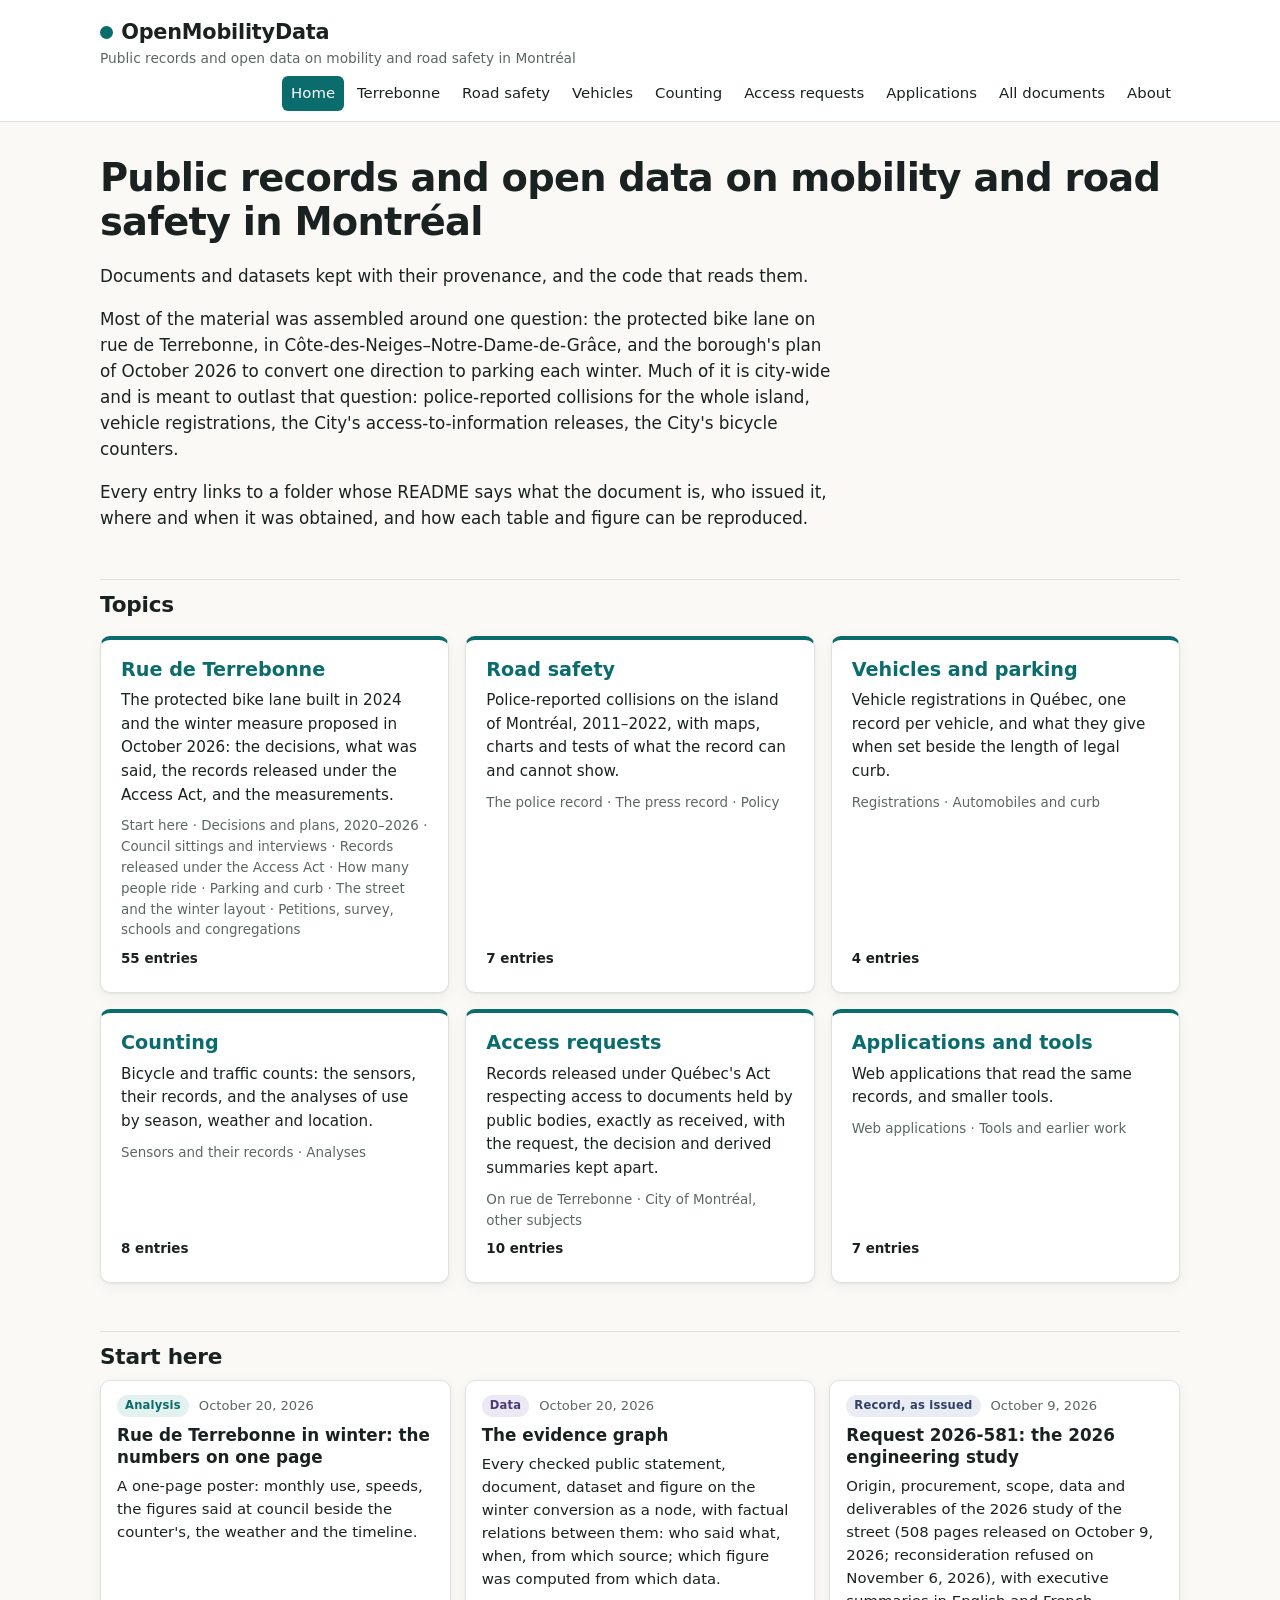
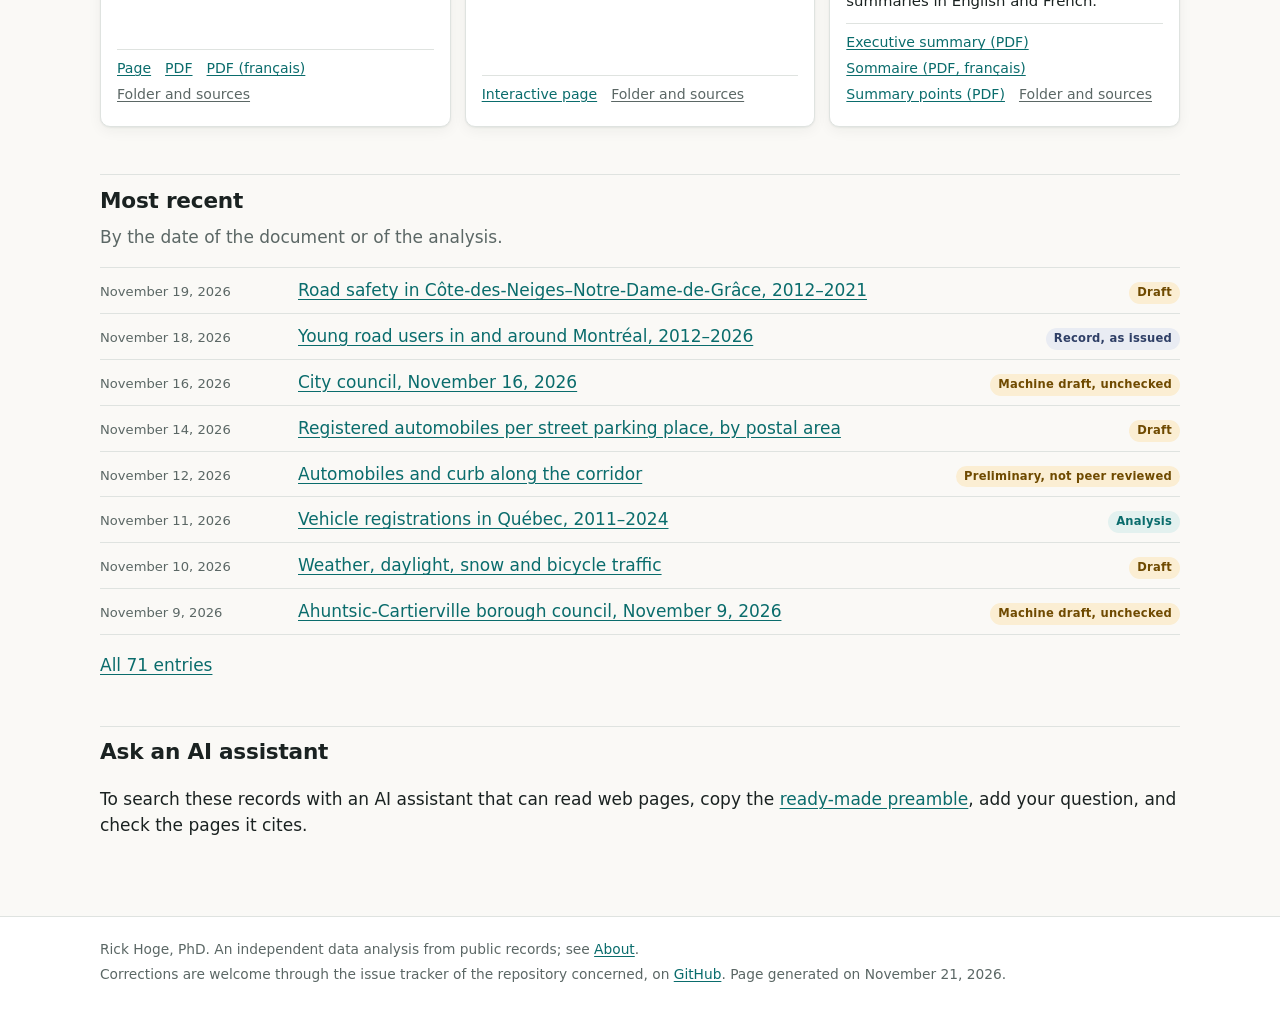
<file: index.html>
<!doctype html>
<html lang="en">
<head>
<meta charset="utf-8">
<meta name="viewport" content="width=device-width, initial-scale=1">
<title>OpenMobilityData</title>
<meta name="description" content="Public records and open data on mobility and road safety in Montréal">
<link rel="stylesheet" href="assets/site.css">
</head>
<body>
<a class="skip" href="#main">Skip to the content</a>
<header class="top">
<div class="wrap">
<a class="brand" href="index.html"><span class="brand-name">OpenMobilityData</span><span class="brand-tag">Public records and open data on mobility and road safety in Montréal</span></a>
<nav aria-label="Sections"><a href="index.html" aria-current="page">Home</a><a href="terrebonne.html">Terrebonne</a><a href="road-safety.html">Road safety</a><a href="vehicles.html">Vehicles</a><a href="counting.html">Counting</a><a href="access-requests.html">Access requests</a><a href="applications.html">Applications</a><a href="all.html">All documents</a><a href="about.html">About</a></nav>
</div>
</header>
<main id="main" class="wrap">

<section class="intro">
<h1>Public records and open data on mobility and road safety in Montréal</h1>
<p>Documents and datasets kept with their provenance, and the code that reads them.</p><p>Most of the material was assembled around one question: the protected bike lane on rue de Terrebonne, in Côte-des-Neiges–Notre-Dame-de-Grâce, and the borough&#x27;s plan of October 2026 to convert one direction to parking each winter. Much of it is city-wide and is meant to outlast that question: police-reported collisions for the whole island, vehicle registrations, the City&#x27;s access-to-information releases, the City&#x27;s bicycle counters.</p><p>Every entry links to a folder whose README says what the document is, who issued it, where and when it was obtained, and how each table and figure can be reproduced.</p>
</section>
<section>
<h2>Topics</h2>
<div class="topics"><a class="topic" href="terrebonne.html"><h3>Rue de Terrebonne</h3><p>The protected bike lane built in 2024 and the winter measure proposed in October 2026: the decisions, what was said, the records released under the Access Act, and the measurements.</p><p class="secs">Start here · Decisions and plans, 2020–2026 · Council sittings and interviews · Records released under the Access Act · How many people ride · Parking and curb · The street and the winter layout · Petitions, survey, schools and congregations</p><p class="count">55 entries</p></a><a class="topic" href="road-safety.html"><h3>Road safety</h3><p>Police-reported collisions on the island of Montréal, 2011–2022, with maps, charts and tests of what the record can and cannot show.</p><p class="secs">The police record · The press record · Policy</p><p class="count">7 entries</p></a><a class="topic" href="vehicles.html"><h3>Vehicles and parking</h3><p>Vehicle registrations in Québec, one record per vehicle, and what they give when set beside the length of legal curb.</p><p class="secs">Registrations · Automobiles and curb</p><p class="count">4 entries</p></a><a class="topic" href="counting.html"><h3>Counting</h3><p>Bicycle and traffic counts: the sensors, their records, and the analyses of use by season, weather and location.</p><p class="secs">Sensors and their records · Analyses</p><p class="count">8 entries</p></a><a class="topic" href="access-requests.html"><h3>Access requests</h3><p>Records released under Québec&#x27;s Act respecting access to documents held by public bodies, exactly as received, with the request, the decision and derived summaries kept apart.</p><p class="secs">On rue de Terrebonne · City of Montréal, other subjects</p><p class="count">10 entries</p></a><a class="topic" href="applications.html"><h3>Applications and tools</h3><p>Web applications that read the same records, and smaller tools.</p><p class="secs">Web applications · Tools and earlier work</p><p class="count">7 entries</p></a></div>
</section>
<section>
<h2>Start here</h2>
<div class="cards"><article class="card" id="poster"><div class="meta"><span class="chip chip-analysis">Analysis</span><span class="when">October 20, 2026</span></div><h3><a href="https://openmobilitydata.ca/Terrebonne-open-sources/2026-poster-winter-numbers/poster_terrebonne_winter_numbers_en.html">Rue de Terrebonne in winter: the numbers on one page</a></h3><p>A one-page poster: monthly use, speeds, the figures said at council beside the counter&#x27;s, the weather and the timeline.</p><p class="links"><a href="https://openmobilitydata.ca/Terrebonne-open-sources/2026-poster-winter-numbers/poster_terrebonne_winter_numbers_en.html">Page</a> <a href="https://openmobilitydata.ca/Terrebonne-open-sources/2026-poster-winter-numbers/poster_terrebonne_winter_numbers_en.pdf">PDF</a> <a href="https://openmobilitydata.ca/Terrebonne-open-sources/2026-poster-winter-numbers/poster_terrebonne_winter_numbers_fr.pdf">PDF (français)</a> <a class="src" href="https://github.com/OpenMobilityData/Terrebonne-open-sources/blob/main/2026-poster-winter-numbers/README.md">Folder and sources</a></p></article><article class="card" id="evidence-graph"><div class="meta"><span class="chip chip-data">Data</span><span class="when">October 20, 2026</span></div><h3><a href="https://openmobilitydata.ca/Terrebonne-open-sources/2026-evidence-graph/evidence_graph.html">The evidence graph</a></h3><p>Every checked public statement, document, dataset and figure on the winter conversion as a node, with factual relations between them: who said what, when, from which source; which figure was computed from which data.</p><p class="links"><a href="https://openmobilitydata.ca/Terrebonne-open-sources/2026-evidence-graph/evidence_graph.html">Interactive page</a> <a class="src" href="https://github.com/OpenMobilityData/Terrebonne-open-sources/blob/main/2026-evidence-graph/README.md">Folder and sources</a></p></article><article class="card" id="ar-2026-581"><div class="meta"><span class="chip chip-record">Record, as issued</span><span class="when">October 9, 2026</span></div><h3><a href="https://openmobilitydata.ca/Terrebonne-access-requests/2026-581/derived/Terrebonne_2026-581_executive_summary_en.pdf">Request 2026-581: the 2026 engineering study</a></h3><p>Origin, procurement, scope, data and deliverables of the 2026 study of the street (508 pages released on October 9, 2026; reconsideration refused on November 6, 2026), with executive summaries in English and French.</p><p class="links"><a href="https://openmobilitydata.ca/Terrebonne-access-requests/2026-581/derived/Terrebonne_2026-581_executive_summary_en.pdf">Executive summary (PDF)</a> <a href="https://openmobilitydata.ca/Terrebonne-access-requests/2026-581/derived/Terrebonne_2026-581_executive_summary_fr.pdf">Sommaire (PDF, français)</a> <a href="https://openmobilitydata.ca/Terrebonne-access-requests/2026-581/derived/Terrebonne_2026-581_summary_points_en.pdf">Summary points (PDF)</a> <a class="src" href="https://github.com/OpenMobilityData/Terrebonne-access-requests/blob/main/2026-581/README.md">Folder and sources</a></p></article></div>
</section>
<section>
<h2>Most recent</h2>
<p class="blurb">By the date of the document or of the analysis.</p>
<ul class="latest"><li><span class="when">November 19, 2026</span><a href="https://github.com/OpenMobilityData/Montreal-collisions/blob/main/docs/cdn_ndg_road_safety_deck_en.pdf">Road safety in Côte-des-Neiges–Notre-Dame-de-Grâce, 2012–2021</a><span class="chip chip-warn">Draft</span></li><li><span class="when">November 18, 2026</span><a href="https://github.com/OpenMobilityData/Terrebonne-open-sources/blob/main/2012-2026-montreal-area-young-road-users-press/README.md">Young road users in and around Montréal, 2012–2026</a><span class="chip chip-record">Record, as issued</span></li><li><span class="when">November 16, 2026</span><a href="https://github.com/OpenMobilityData/Terrebonne-open-sources/blob/main/2026-11-16-city-council/README.md">City council, November 16, 2026</a><span class="chip chip-warn">Machine draft, unchecked</span></li><li><span class="when">November 14, 2026</span><a href="https://github.com/OpenMobilityData/Terrebonne-open-sources/blob/main/2026-montreal-cars-per-curb-place-by-fsa/README.md">Registered automobiles per street parking place, by postal area</a><span class="chip chip-warn">Draft</span></li><li><span class="when">November 12, 2026</span><a href="https://openmobilitydata.ca/Terrebonne-open-sources/2026-terrebonne-corridor-vehicles-and-curb/docs/corridor_vehicles_curb_note_en.pdf">Automobiles and curb along the corridor</a><span class="chip chip-warn">Preliminary, not peer reviewed</span></li><li><span class="when">November 11, 2026</span><a href="https://github.com/OpenMobilityData/Quebec-vehicle-registrations/blob/main/docs/vehicle_registrations_note_en.pdf">Vehicle registrations in Québec, 2011–2024</a><span class="chip chip-analysis">Analysis</span></li><li><span class="when">November 10, 2026</span><a href="https://openmobilitydata.ca/Terrebonne-open-sources/2026-weather-and-bike-traffic/docs/weather_bike_traffic_note_en.pdf">Weather, daylight, snow and bicycle traffic</a><span class="chip chip-warn">Draft</span></li><li><span class="when">November 9, 2026</span><a href="https://github.com/OpenMobilityData/Terrebonne-open-sources/blob/main/2026-11-09-ahuntsic-cartierville-borough-council/README.md">Ahuntsic-Cartierville borough council, November 9, 2026</a><span class="chip chip-warn">Machine draft, unchecked</span></li></ul>
<p><a href="all.html">All 71 entries</a></p>
</section>
<section class="note">
<h2>Ask an AI assistant</h2>
<p>To search these records with an AI assistant that can read web pages, copy the <a href="https://github.com/OpenMobilityData/.github/blob/main/ASK_AN_AI_en.md">ready-made preamble</a>, add your question, and check the pages it cites.</p>
</section>

</main>
<footer class="foot">
<div class="wrap">
<p>Rick Hoge, PhD. An independent data analysis from public records; see <a href="about.html">About</a>.</p>
<p>Corrections are welcome through the issue tracker of the repository concerned, on <a href="https://github.com/OpenMobilityData">GitHub</a>. Page generated on November 21, 2026.</p>
</div>
</footer>
<script src="assets/site.js" defer></script>
</body>
</html>
</file>
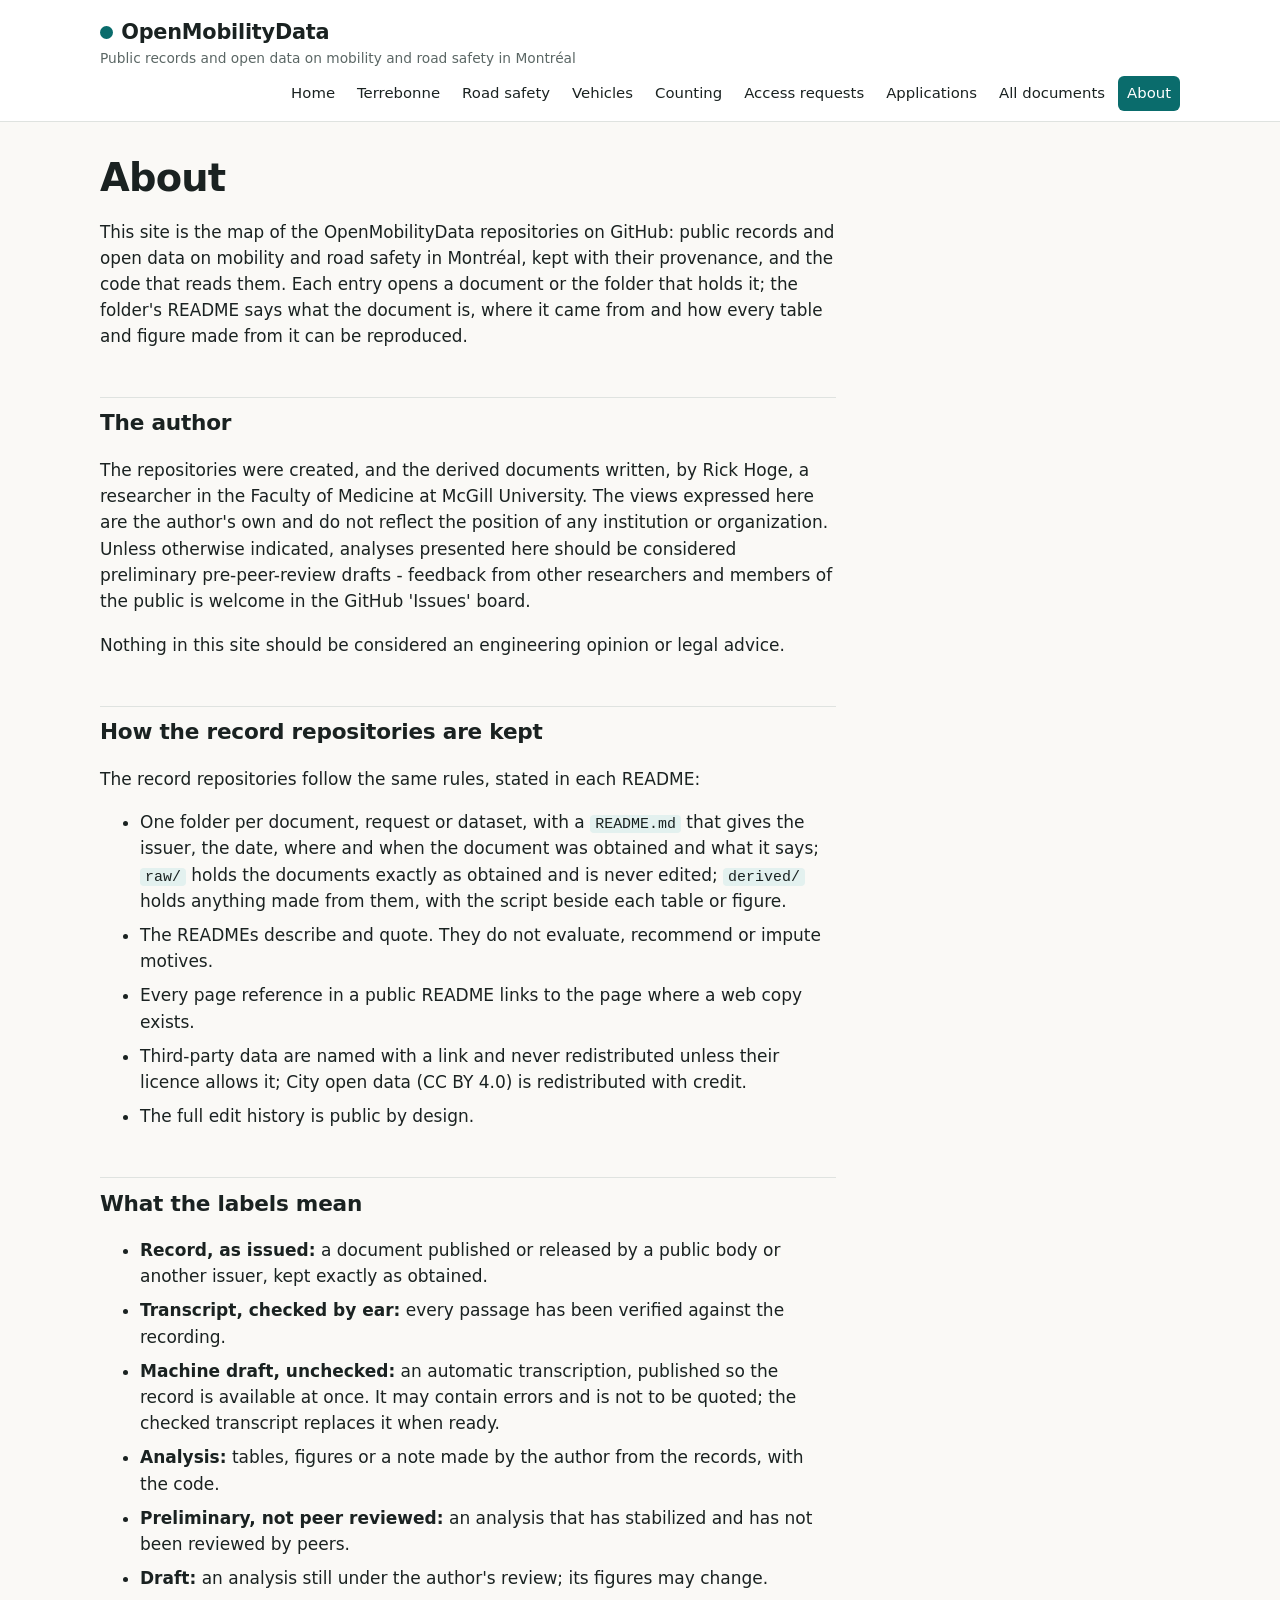
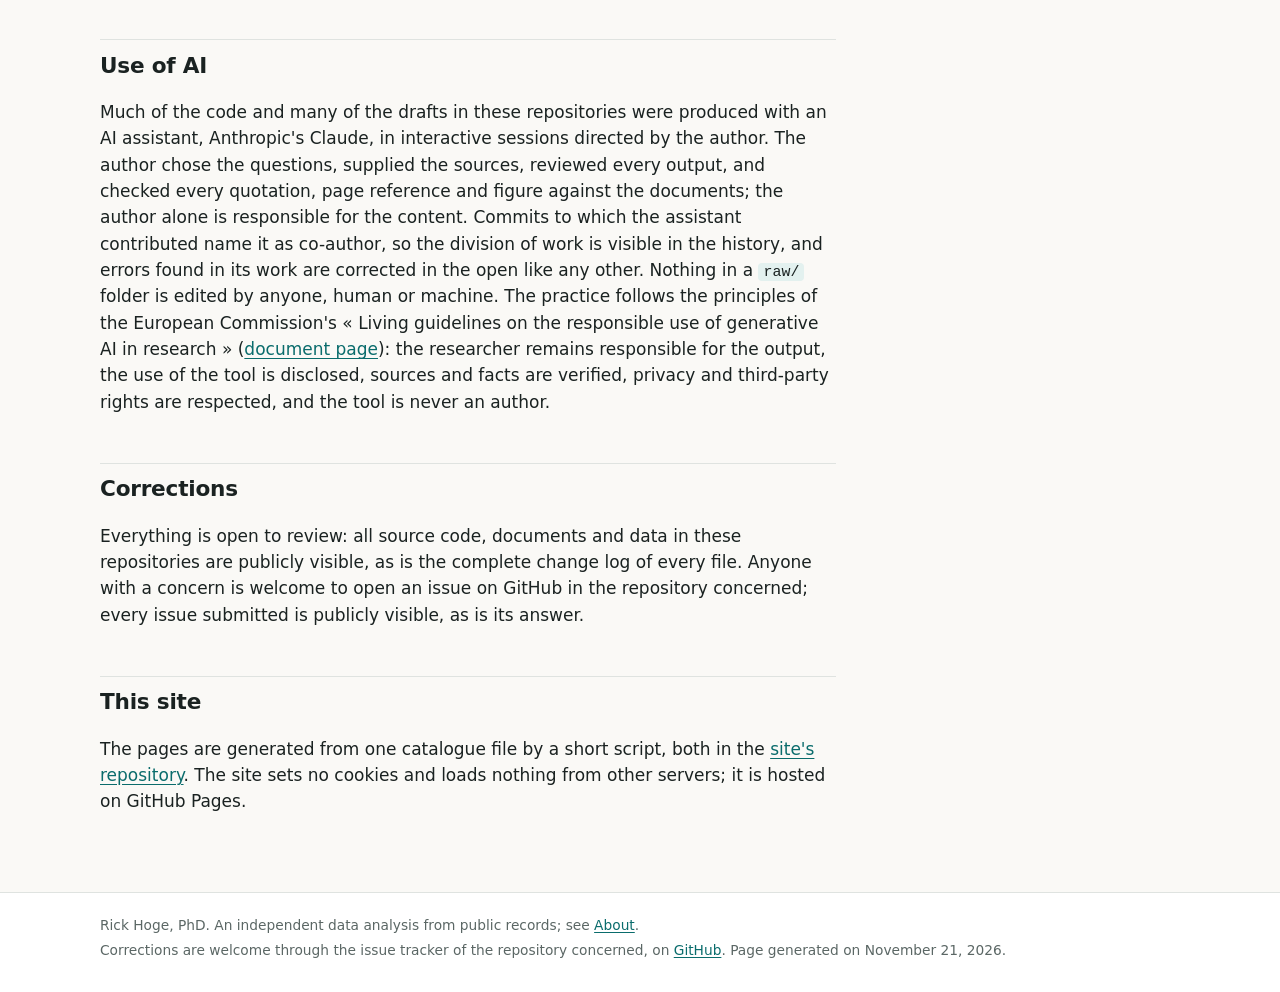
<file: about.html>
<!doctype html>
<html lang="en">
<head>
<meta charset="utf-8">
<meta name="viewport" content="width=device-width, initial-scale=1">
<title>About · OpenMobilityData</title>
<meta name="description" content="Public records and open data on mobility and road safety in Montréal">
<link rel="stylesheet" href="assets/site.css">
</head>
<body>
<a class="skip" href="#main">Skip to the content</a>
<header class="top">
<div class="wrap">
<a class="brand" href="index.html"><span class="brand-name">OpenMobilityData</span><span class="brand-tag">Public records and open data on mobility and road safety in Montréal</span></a>
<nav aria-label="Sections"><a href="index.html">Home</a><a href="terrebonne.html">Terrebonne</a><a href="road-safety.html">Road safety</a><a href="vehicles.html">Vehicles</a><a href="counting.html">Counting</a><a href="access-requests.html">Access requests</a><a href="applications.html">Applications</a><a href="all.html">All documents</a><a href="about.html" aria-current="page">About</a></nav>
</div>
</header>
<main id="main" class="wrap">
<section class="prose"><h1>About</h1>
<p>This site is the map of the OpenMobilityData repositories on GitHub: public records and open data on mobility and road safety in Montréal, kept with their provenance, and the code that reads them. Each entry opens a document or the folder that holds it; the folder&#x27;s README says what the document is, where it came from and how every table and figure made from it can be reproduced.</p>
<h2>The author</h2>
<p>The repositories were created, and the derived documents written, by Rick Hoge, a researcher in the Faculty of Medicine at McGill University. The views expressed here are the author&#x27;s own and do not reflect the position of any institution or organization. Unless otherwise indicated, analyses presented here should be considered preliminary pre-peer-review drafts - feedback from other researchers and members of the public is welcome in the GitHub &#x27;Issues&#x27; board.</p>
<p>Nothing in this site should be considered an engineering opinion or legal advice.</p>
<h2>How the record repositories are kept</h2>
<p>The record repositories follow the same rules, stated in each README:</p>
<ul><li>One folder per document, request or dataset, with a <code>README.md</code> that gives the issuer, the date, where and when the document was obtained and what it says; <code>raw/</code> holds the documents exactly as obtained and is never edited; <code>derived/</code> holds anything made from them, with the script beside each table or figure.</li><li>The READMEs describe and quote. They do not evaluate, recommend or impute motives.</li><li>Every page reference in a public README links to the page where a web copy exists.</li><li>Third-party data are named with a link and never redistributed unless their licence allows it; City open data (CC BY 4.0) is redistributed with credit.</li><li>The full edit history is public by design.</li></ul>
<h2>What the labels mean</h2>
<ul><li><strong>Record, as issued:</strong> a document published or released by a public body or another issuer, kept exactly as obtained.</li><li><strong>Transcript, checked by ear:</strong> every passage has been verified against the recording.</li><li><strong>Machine draft, unchecked:</strong> an automatic transcription, published so the record is available at once. It may contain errors and is not to be quoted; the checked transcript replaces it when ready.</li><li><strong>Analysis:</strong> tables, figures or a note made by the author from the records, with the code.</li><li><strong>Preliminary, not peer reviewed:</strong> an analysis that has stabilized and has not been reviewed by peers.</li><li><strong>Draft:</strong> an analysis still under the author&#x27;s review; its figures may change.</li></ul>
<h2>Use of AI</h2>
<p>Much of the code and many of the drafts in these repositories were produced with an AI assistant, Anthropic&#x27;s Claude, in interactive sessions directed by the author. The author chose the questions, supplied the sources, reviewed every output, and checked every quotation, page reference and figure against the documents; the author alone is responsible for the content. Commits to which the assistant contributed name it as co-author, so the division of work is visible in the history, and errors found in its work are corrected in the open like any other. Nothing in a <code>raw/</code> folder is edited by anyone, human or machine. The practice follows the principles of the European Commission&#x27;s « Living guidelines on the responsible use of generative AI in research » (<a href="https://research-and-innovation.ec.europa.eu/document/2b6cf7e5-36ac-41cb-aab5-0d32050143dc_en">document page</a>): the researcher remains responsible for the output, the use of the tool is disclosed, sources and facts are verified, privacy and third-party rights are respected, and the tool is never an author.</p>
<h2>Corrections</h2>
<p>Everything is open to review: all source code, documents and data in these repositories are publicly visible, as is the complete change log of every file. Anyone with a concern is welcome to open an issue on GitHub in the repository concerned; every issue submitted is publicly visible, as is its answer.</p>
<h2>This site</h2>
<p>The pages are generated from one catalogue file by a short script, both in the <a href="https://github.com/OpenMobilityData/openmobilitydata.github.io">site&#x27;s repository</a>. The site sets no cookies and loads nothing from other servers; it is hosted on GitHub Pages.</p></section>
</main>
<footer class="foot">
<div class="wrap">
<p>Rick Hoge, PhD. An independent data analysis from public records; see <a href="about.html">About</a>.</p>
<p>Corrections are welcome through the issue tracker of the repository concerned, on <a href="https://github.com/OpenMobilityData">GitHub</a>. Page generated on November 21, 2026.</p>
</div>
</footer>
<script src="assets/site.js" defer></script>
</body>
</html>
</file>
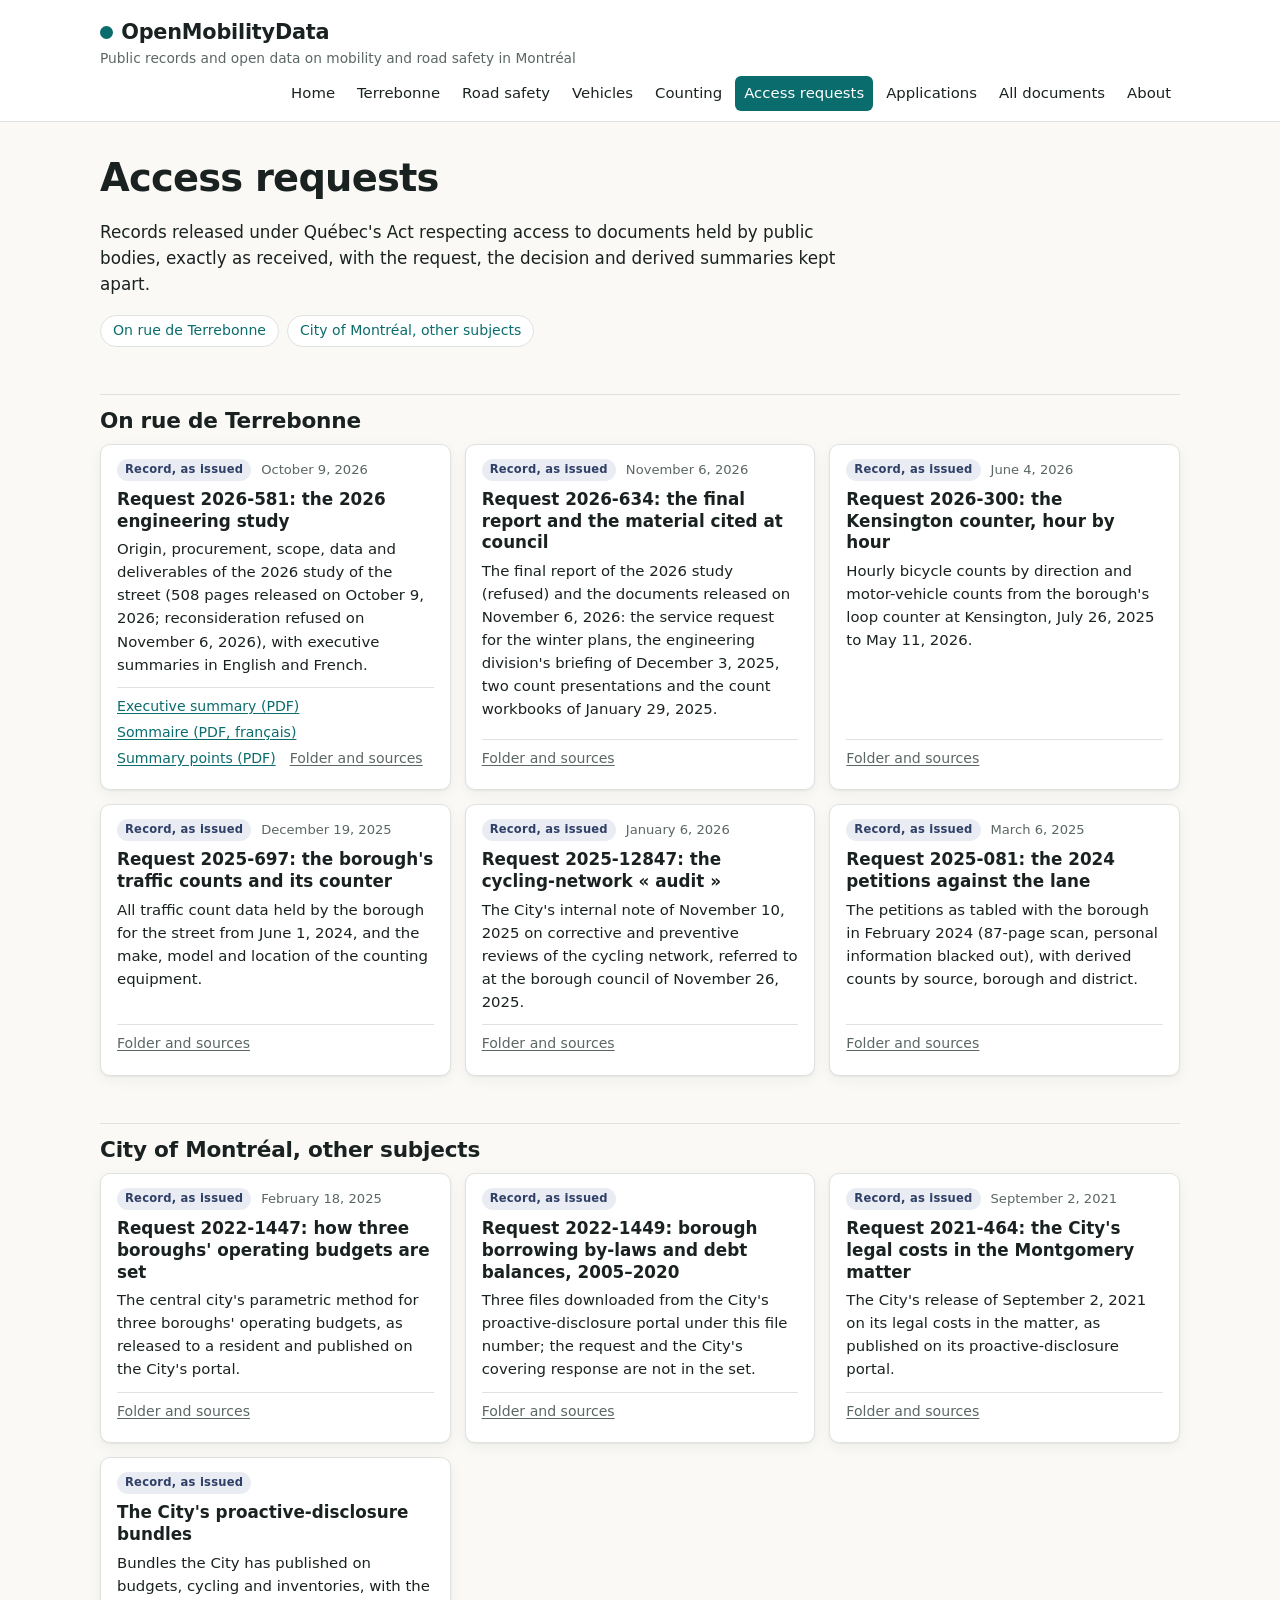
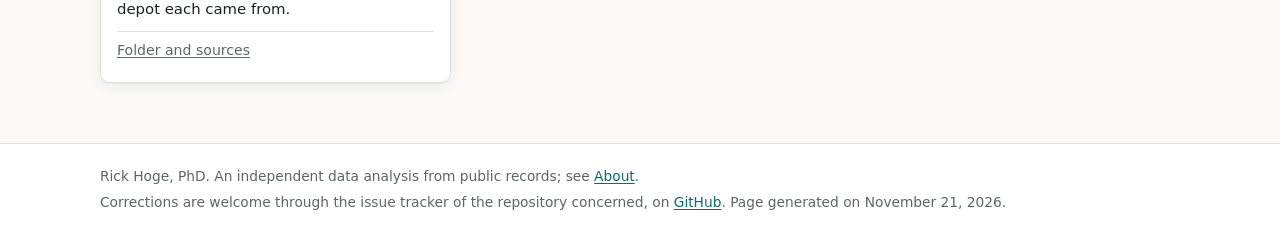
<file: access-requests.html>
<!doctype html>
<html lang="en">
<head>
<meta charset="utf-8">
<meta name="viewport" content="width=device-width, initial-scale=1">
<title>Access requests · OpenMobilityData</title>
<meta name="description" content="Public records and open data on mobility and road safety in Montréal">
<link rel="stylesheet" href="assets/site.css">
</head>
<body>
<a class="skip" href="#main">Skip to the content</a>
<header class="top">
<div class="wrap">
<a class="brand" href="index.html"><span class="brand-name">OpenMobilityData</span><span class="brand-tag">Public records and open data on mobility and road safety in Montréal</span></a>
<nav aria-label="Sections"><a href="index.html">Home</a><a href="terrebonne.html">Terrebonne</a><a href="road-safety.html">Road safety</a><a href="vehicles.html">Vehicles</a><a href="counting.html">Counting</a><a href="access-requests.html" aria-current="page">Access requests</a><a href="applications.html">Applications</a><a href="all.html">All documents</a><a href="about.html">About</a></nav>
</div>
</header>
<main id="main" class="wrap">

<section class="intro">
<h1>Access requests</h1>
<p>Records released under Québec&#x27;s Act respecting access to documents held by public bodies, exactly as received, with the request, the decision and derived summaries kept apart.</p>
<nav class="jump" aria-label="On this page"><a href="#terrebonne">On rue de Terrebonne</a><a href="#montreal">City of Montréal, other subjects</a></nav>
</section>
<section id="terrebonne"><h2>On rue de Terrebonne</h2><div class="cards"><article class="card" id="ar-2026-581"><div class="meta"><span class="chip chip-record">Record, as issued</span><span class="when">October 9, 2026</span></div><h3><a href="https://openmobilitydata.ca/Terrebonne-access-requests/2026-581/derived/Terrebonne_2026-581_executive_summary_en.pdf">Request 2026-581: the 2026 engineering study</a></h3><p>Origin, procurement, scope, data and deliverables of the 2026 study of the street (508 pages released on October 9, 2026; reconsideration refused on November 6, 2026), with executive summaries in English and French.</p><p class="links"><a href="https://openmobilitydata.ca/Terrebonne-access-requests/2026-581/derived/Terrebonne_2026-581_executive_summary_en.pdf">Executive summary (PDF)</a> <a href="https://openmobilitydata.ca/Terrebonne-access-requests/2026-581/derived/Terrebonne_2026-581_executive_summary_fr.pdf">Sommaire (PDF, français)</a> <a href="https://openmobilitydata.ca/Terrebonne-access-requests/2026-581/derived/Terrebonne_2026-581_summary_points_en.pdf">Summary points (PDF)</a> <a class="src" href="https://github.com/OpenMobilityData/Terrebonne-access-requests/blob/main/2026-581/README.md">Folder and sources</a></p></article><article class="card" id="ar-2026-634"><div class="meta"><span class="chip chip-record">Record, as issued</span><span class="when">November 6, 2026</span></div><h3><a href="https://github.com/OpenMobilityData/Terrebonne-access-requests/blob/main/2026-634/README.md">Request 2026-634: the final report and the material cited at council</a></h3><p>The final report of the 2026 study (refused) and the documents released on November 6, 2026: the service request for the winter plans, the engineering division&#x27;s briefing of December 3, 2025, two count presentations and the count workbooks of January 29, 2025.</p><p class="links"><a class="src" href="https://github.com/OpenMobilityData/Terrebonne-access-requests/blob/main/2026-634/README.md">Folder and sources</a></p></article><article class="card" id="ar-2026-300"><div class="meta"><span class="chip chip-record">Record, as issued</span><span class="when">June 4, 2026</span></div><h3><a href="https://github.com/OpenMobilityData/Terrebonne-access-requests/blob/main/2026-300/README.md">Request 2026-300: the Kensington counter, hour by hour</a></h3><p>Hourly bicycle counts by direction and motor-vehicle counts from the borough&#x27;s loop counter at Kensington, July 26, 2025 to May 11, 2026.</p><p class="links"><a class="src" href="https://github.com/OpenMobilityData/Terrebonne-access-requests/blob/main/2026-300/README.md">Folder and sources</a></p></article><article class="card" id="ar-2025-697"><div class="meta"><span class="chip chip-record">Record, as issued</span><span class="when">December 19, 2025</span></div><h3><a href="https://github.com/OpenMobilityData/Terrebonne-access-requests/blob/main/2025-697/README.md">Request 2025-697: the borough&#x27;s traffic counts and its counter</a></h3><p>All traffic count data held by the borough for the street from June 1, 2024, and the make, model and location of the counting equipment.</p><p class="links"><a class="src" href="https://github.com/OpenMobilityData/Terrebonne-access-requests/blob/main/2025-697/README.md">Folder and sources</a></p></article><article class="card" id="ar-2025-12847"><div class="meta"><span class="chip chip-record">Record, as issued</span><span class="when">January 6, 2026</span></div><h3><a href="https://github.com/OpenMobilityData/Terrebonne-access-requests/blob/main/2025-12847/README.md">Request 2025-12847: the cycling-network « audit »</a></h3><p>The City&#x27;s internal note of November 10, 2025 on corrective and preventive reviews of the cycling network, referred to at the borough council of November 26, 2025.</p><p class="links"><a class="src" href="https://github.com/OpenMobilityData/Terrebonne-access-requests/blob/main/2025-12847/README.md">Folder and sources</a></p></article><article class="card" id="ar-2025-081"><div class="meta"><span class="chip chip-record">Record, as issued</span><span class="when">March 6, 2025</span></div><h3><a href="https://github.com/OpenMobilityData/Terrebonne-access-requests/blob/main/2025-081/README.md">Request 2025-081: the 2024 petitions against the lane</a></h3><p>The petitions as tabled with the borough in February 2024 (87-page scan, personal information blacked out), with derived counts by source, borough and district.</p><p class="links"><a class="src" href="https://github.com/OpenMobilityData/Terrebonne-access-requests/blob/main/2025-081/README.md">Folder and sources</a></p></article></div></section><section id="montreal"><h2>City of Montréal, other subjects</h2><div class="cards"><article class="card" id="mar-2022-1447"><div class="meta"><span class="chip chip-record">Record, as issued</span><span class="when">February 18, 2025</span></div><h3><a href="https://github.com/OpenMobilityData/Montreal-access-requests/blob/main/2022-1447/README.md">Request 2022-1447: how three boroughs&#x27; operating budgets are set</a></h3><p>The central city&#x27;s parametric method for three boroughs&#x27; operating budgets, as released to a resident and published on the City&#x27;s portal.</p><p class="links"><a class="src" href="https://github.com/OpenMobilityData/Montreal-access-requests/blob/main/2022-1447/README.md">Folder and sources</a></p></article><article class="card" id="mar-2022-1449"><div class="meta"><span class="chip chip-record">Record, as issued</span></div><h3><a href="https://github.com/OpenMobilityData/Montreal-access-requests/blob/main/2022-1449/README.md">Request 2022-1449: borough borrowing by-laws and debt balances, 2005–2020</a></h3><p>Three files downloaded from the City&#x27;s proactive-disclosure portal under this file number; the request and the City&#x27;s covering response are not in the set.</p><p class="links"><a class="src" href="https://github.com/OpenMobilityData/Montreal-access-requests/blob/main/2022-1449/README.md">Folder and sources</a></p></article><article class="card" id="mar-2021-464"><div class="meta"><span class="chip chip-record">Record, as issued</span><span class="when">September 2, 2021</span></div><h3><a href="https://github.com/OpenMobilityData/Montreal-access-requests/blob/main/2021-464/README.md">Request 2021-464: the City&#x27;s legal costs in the Montgomery matter</a></h3><p>The City&#x27;s release of September 2, 2021 on its legal costs in the matter, as published on its proactive-disclosure portal.</p><p class="links"><a class="src" href="https://github.com/OpenMobilityData/Montreal-access-requests/blob/main/2021-464/README.md">Folder and sources</a></p></article><article class="card" id="mar-proactive"><div class="meta"><span class="chip chip-record">Record, as issued</span></div><h3><a href="https://github.com/OpenMobilityData/Montreal-access-requests/blob/main/proactive-disclosure/README.md">The City&#x27;s proactive-disclosure bundles</a></h3><p>Bundles the City has published on budgets, cycling and inventories, with the depot each came from.</p><p class="links"><a class="src" href="https://github.com/OpenMobilityData/Montreal-access-requests/blob/main/proactive-disclosure/README.md">Folder and sources</a></p></article></div></section>

</main>
<footer class="foot">
<div class="wrap">
<p>Rick Hoge, PhD. An independent data analysis from public records; see <a href="about.html">About</a>.</p>
<p>Corrections are welcome through the issue tracker of the repository concerned, on <a href="https://github.com/OpenMobilityData">GitHub</a>. Page generated on November 21, 2026.</p>
</div>
</footer>
<script src="assets/site.js" defer></script>
</body>
</html>
</file>
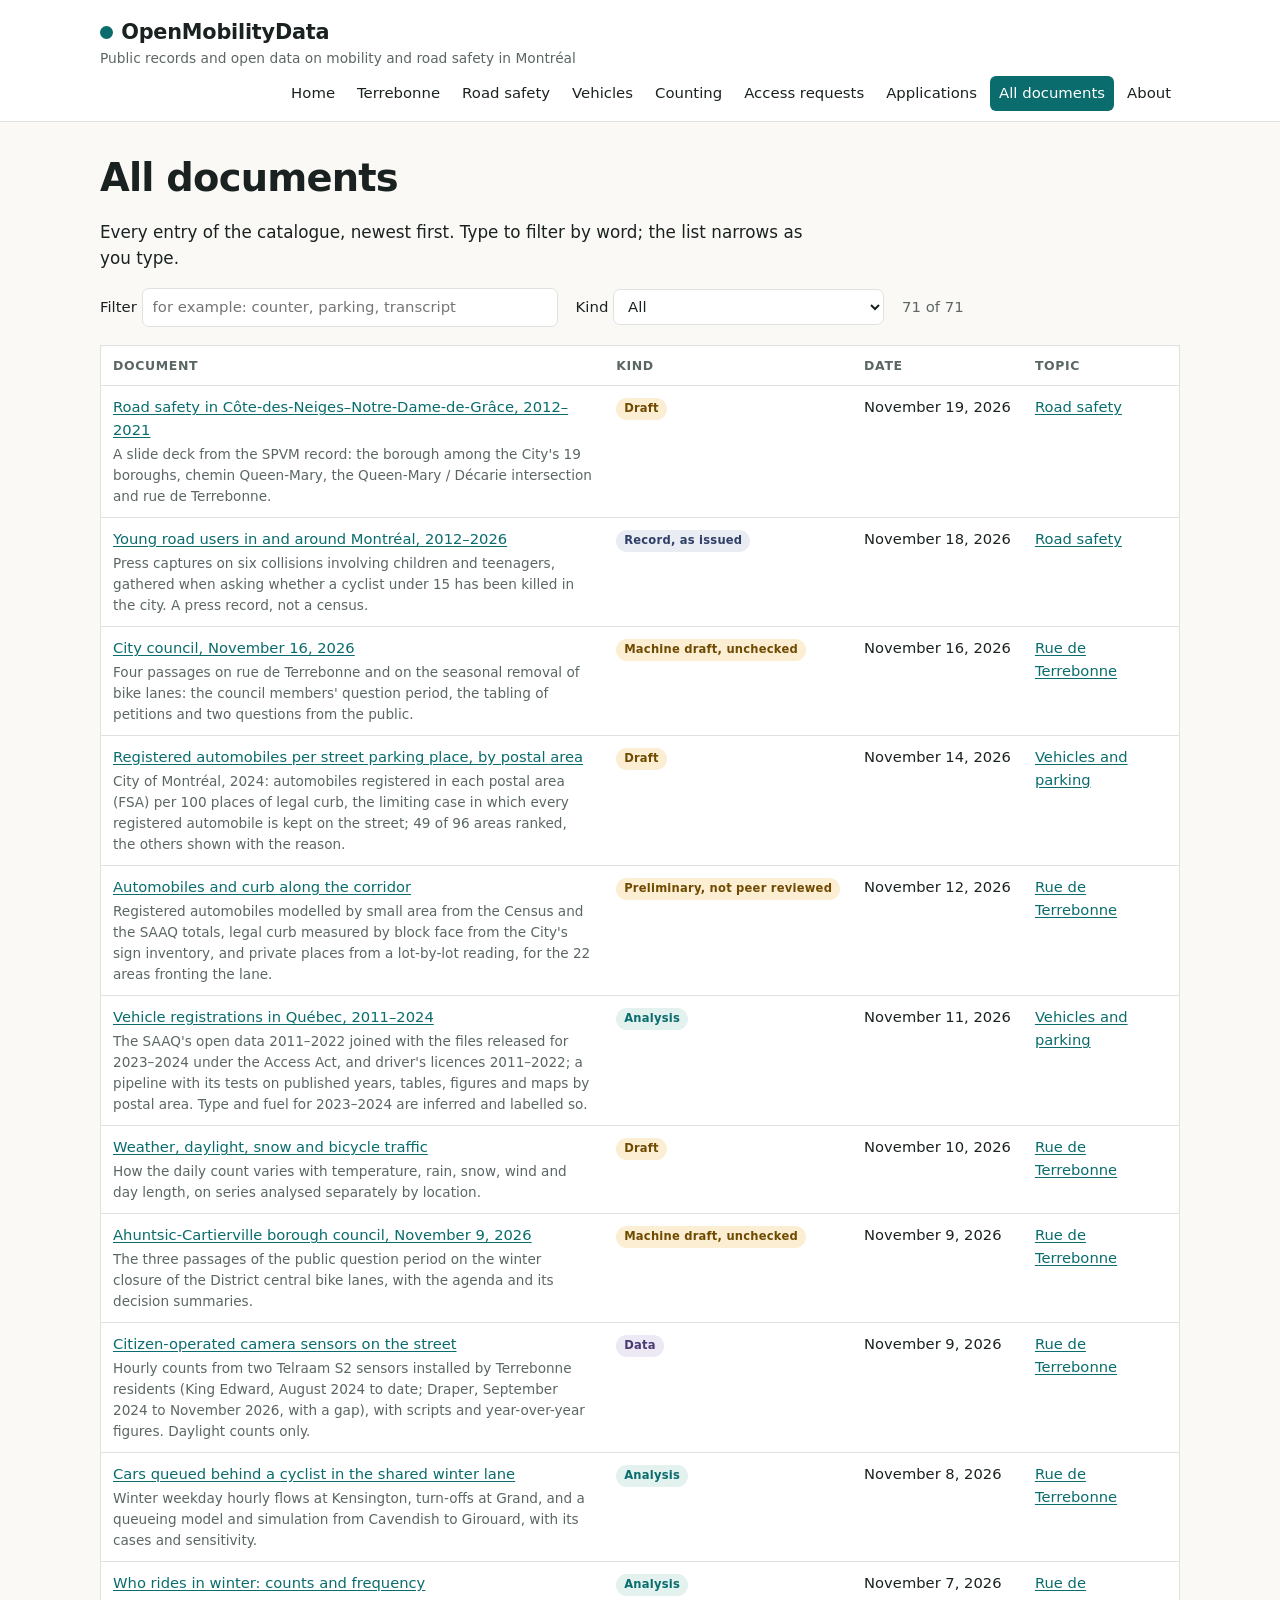
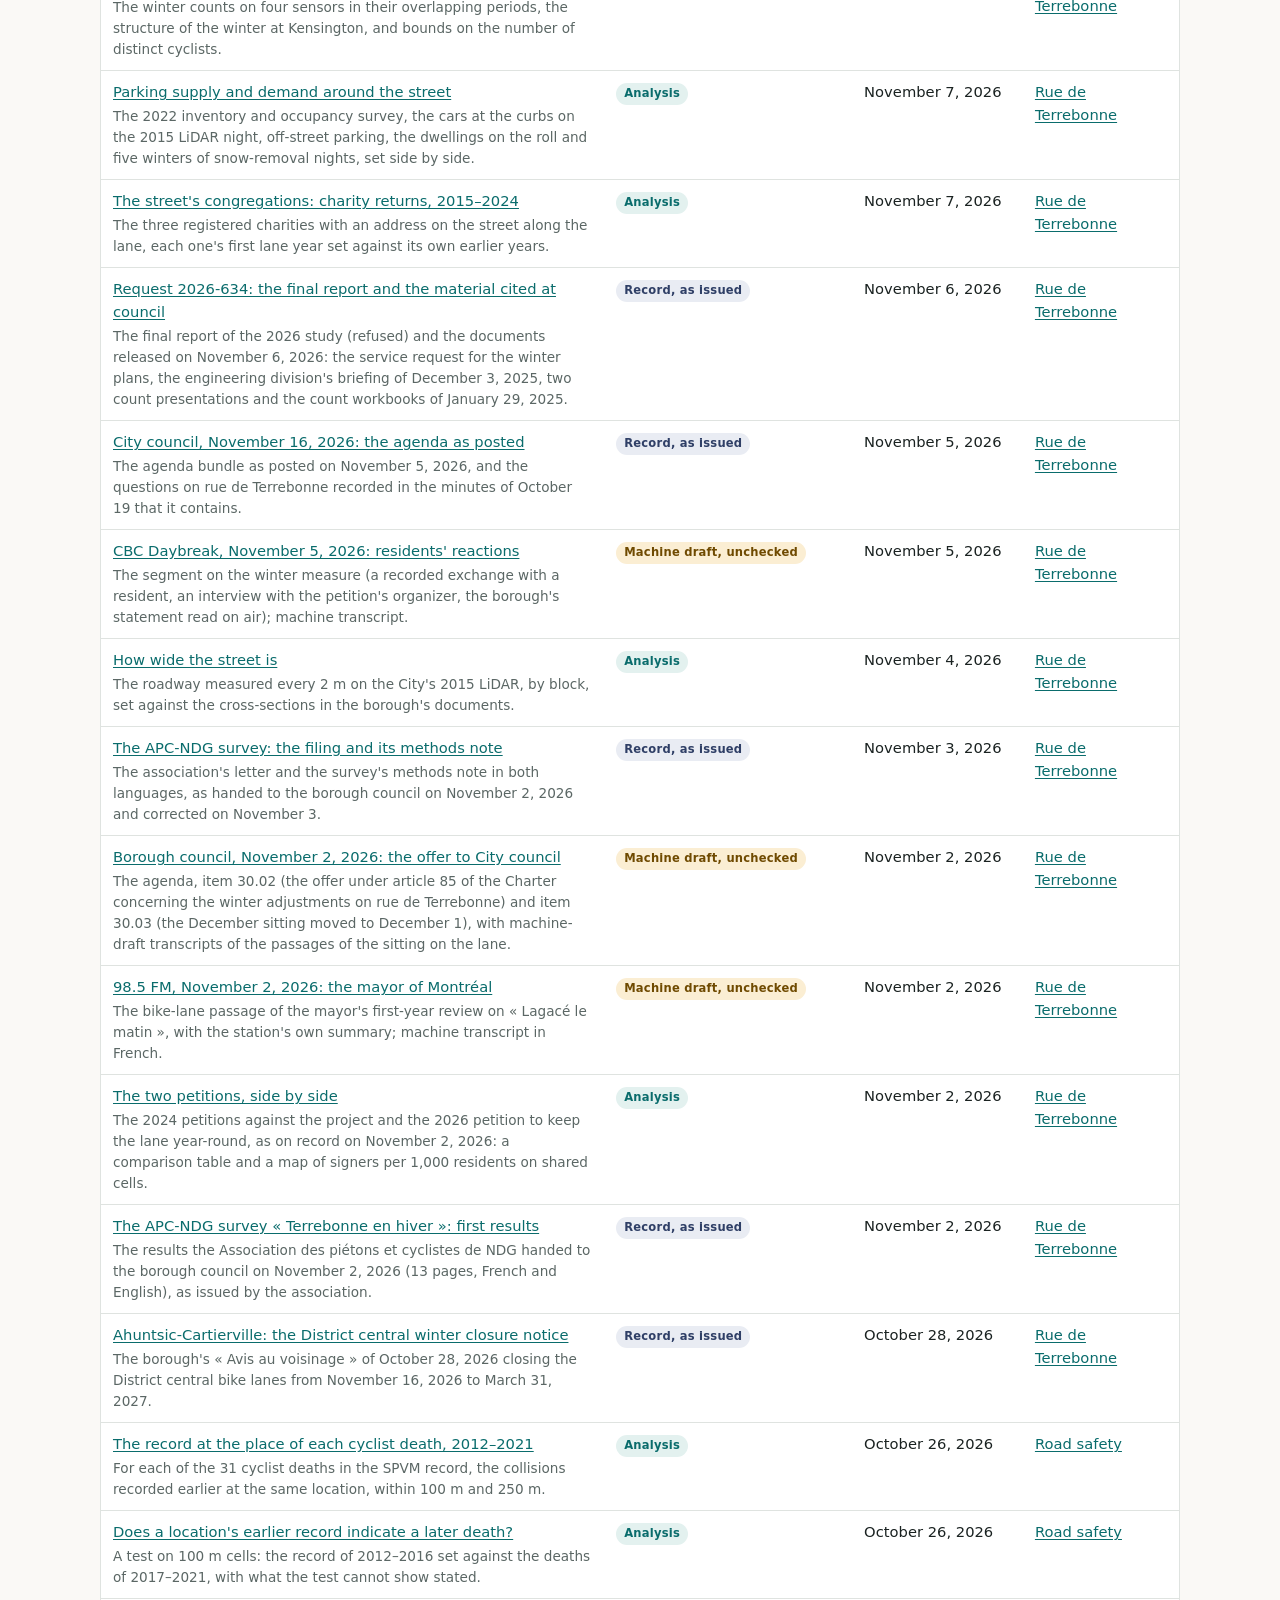
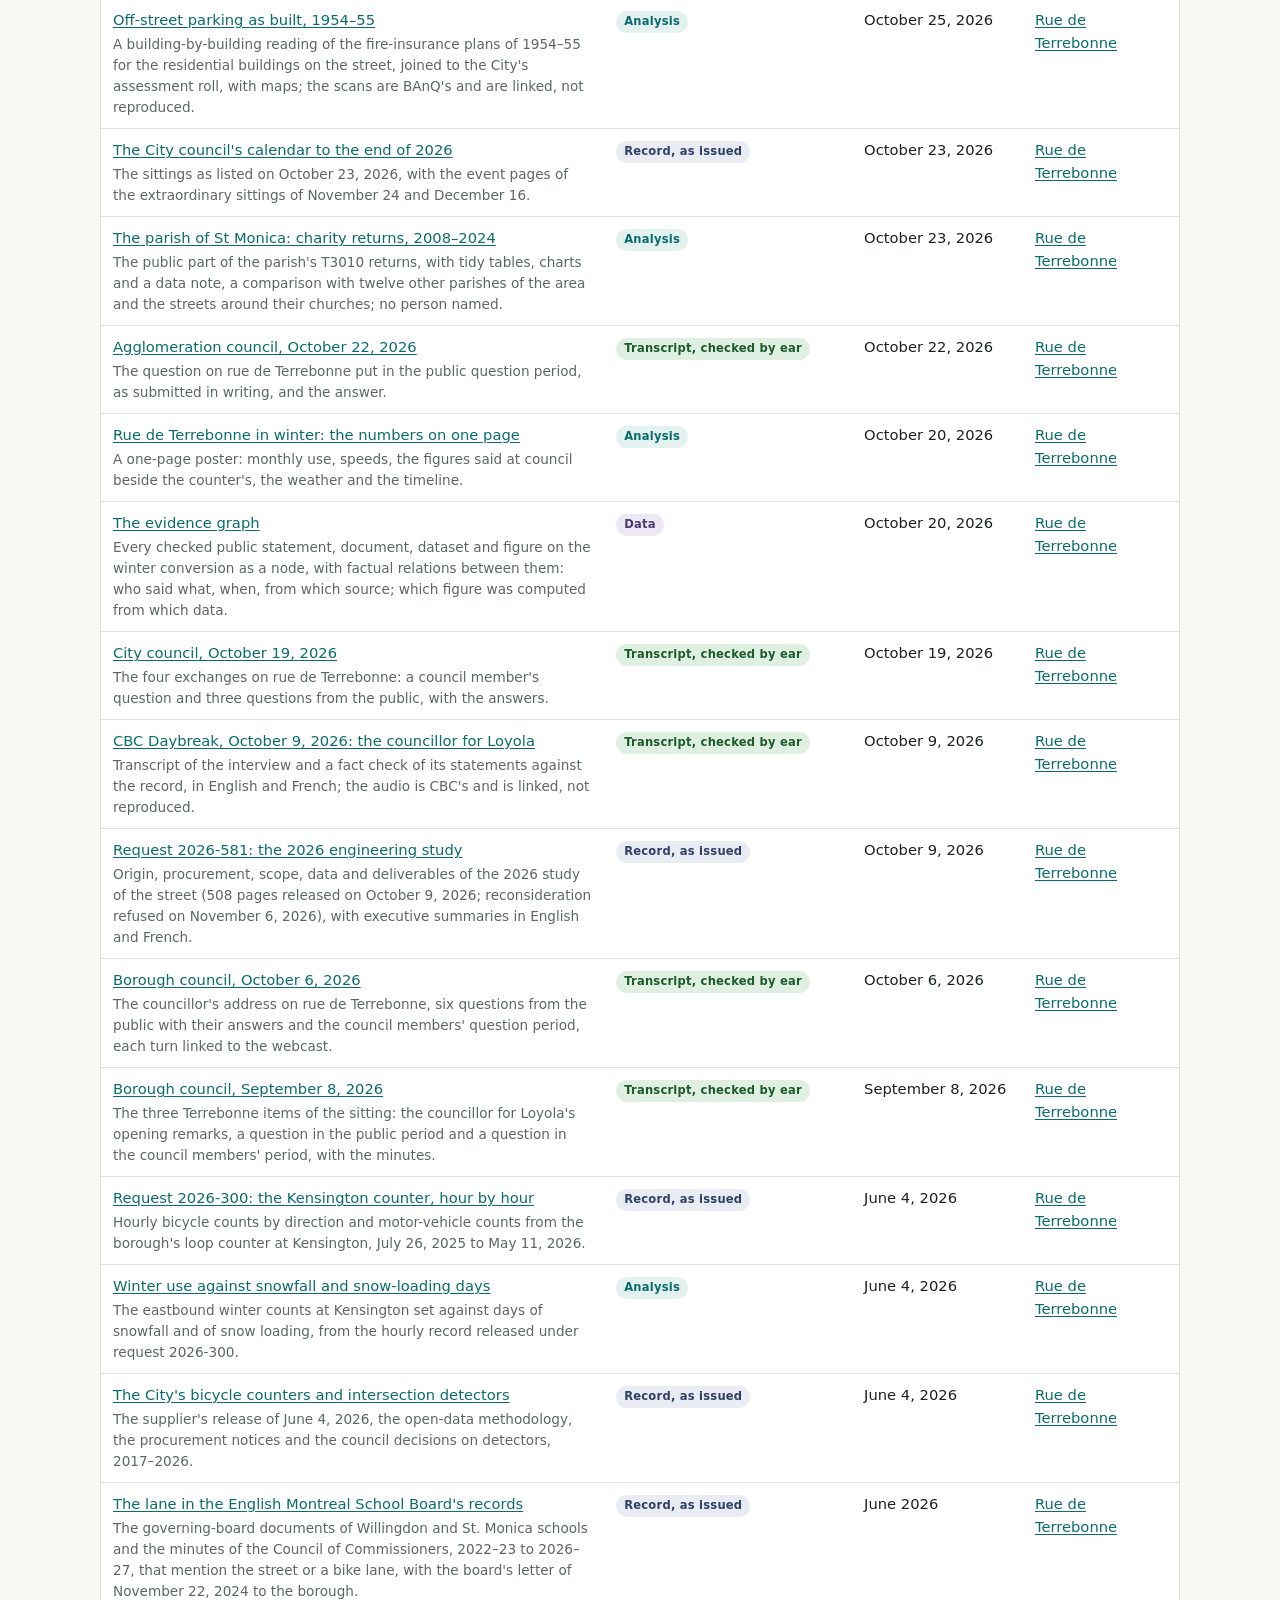
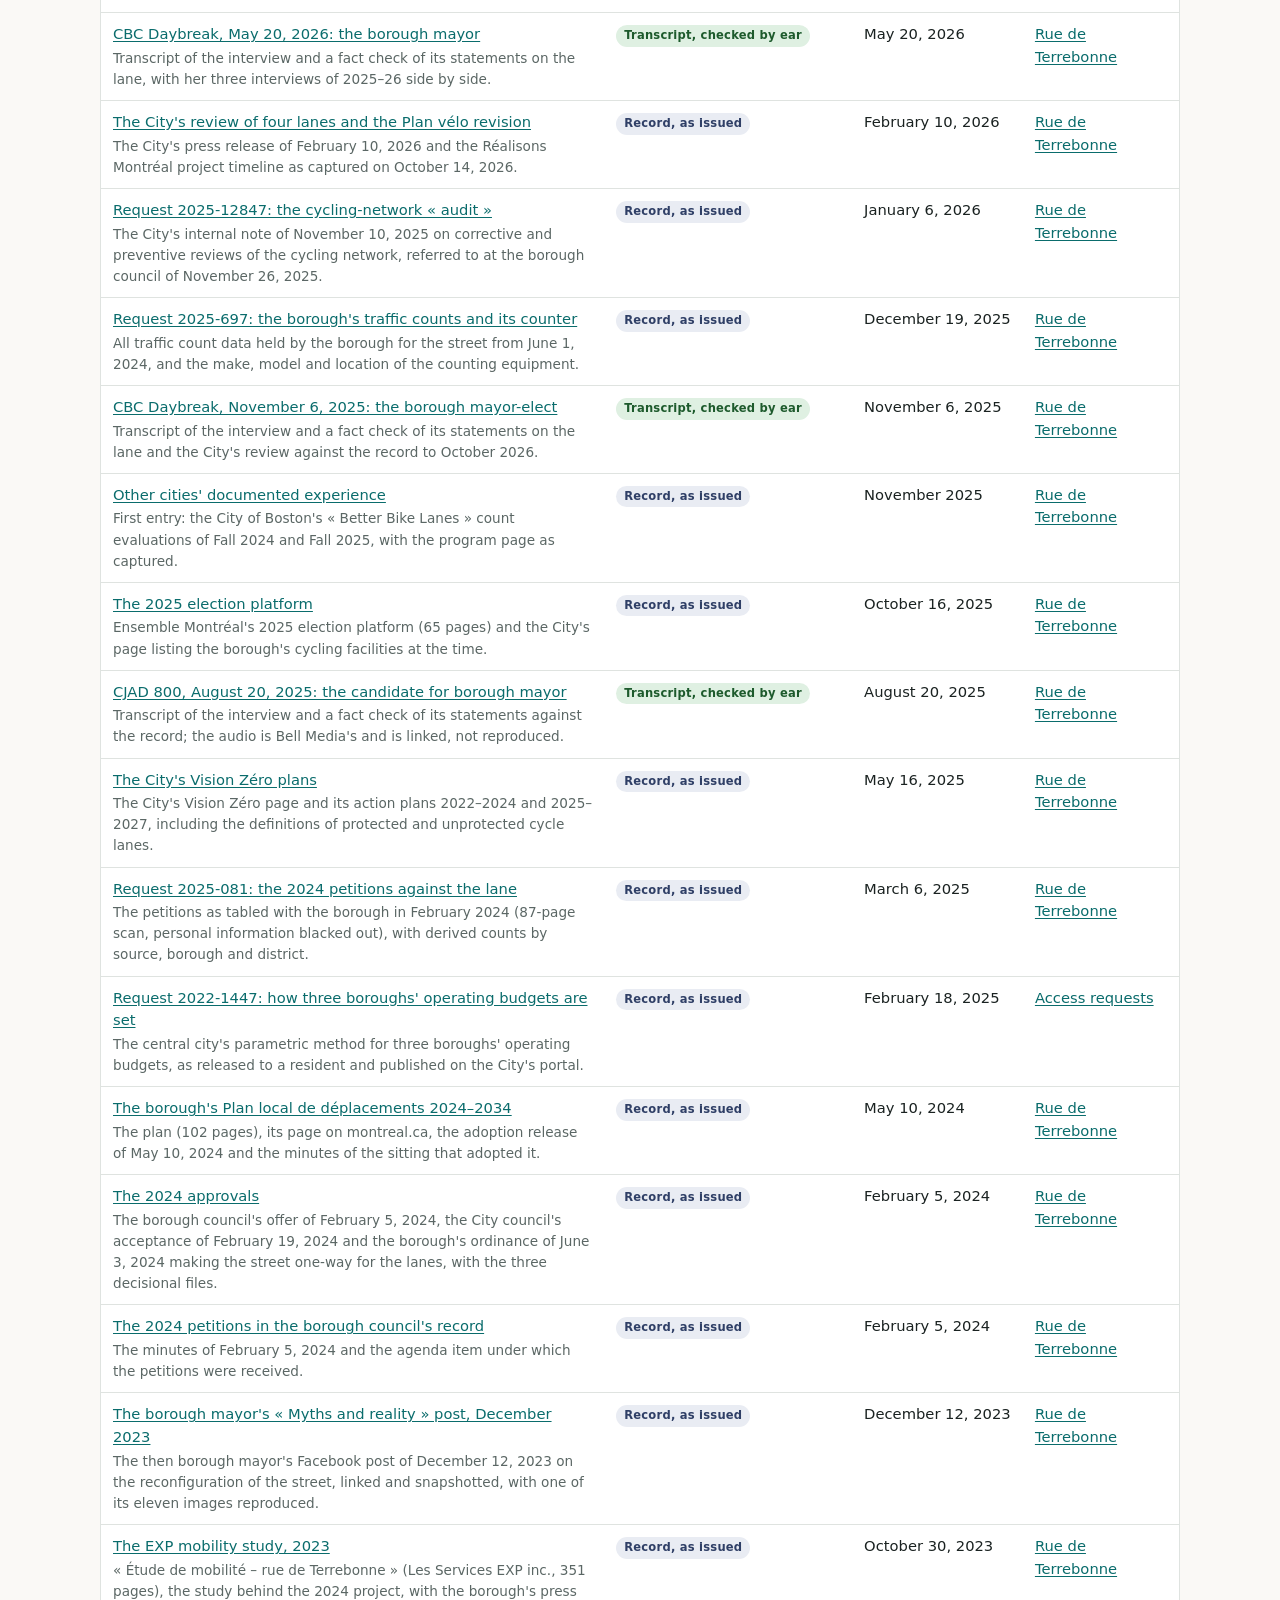
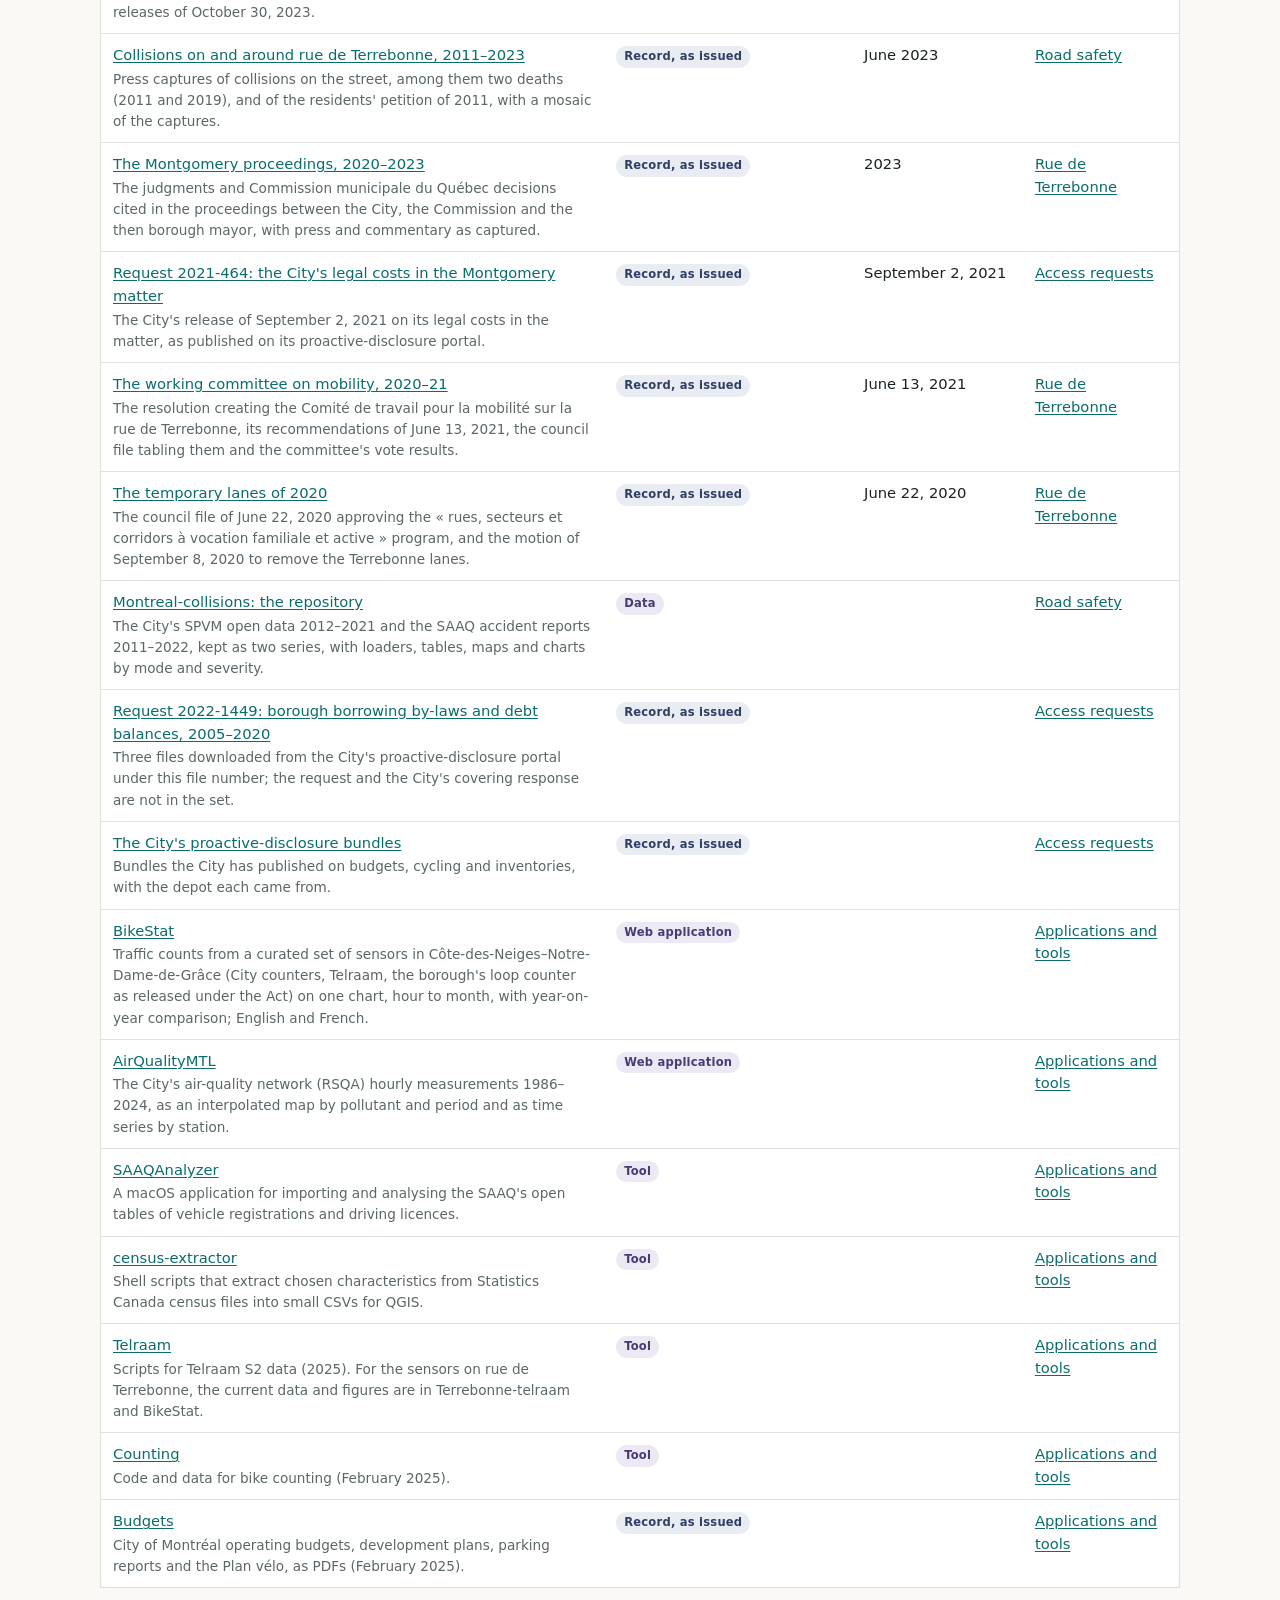
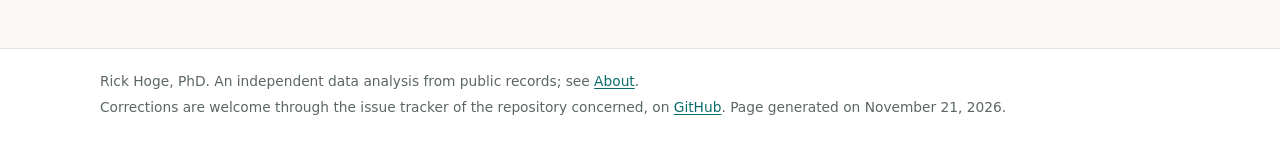
<file: all.html>
<!doctype html>
<html lang="en">
<head>
<meta charset="utf-8">
<meta name="viewport" content="width=device-width, initial-scale=1">
<title>All documents · OpenMobilityData</title>
<meta name="description" content="Public records and open data on mobility and road safety in Montréal">
<link rel="stylesheet" href="assets/site.css">
</head>
<body>
<a class="skip" href="#main">Skip to the content</a>
<header class="top">
<div class="wrap">
<a class="brand" href="index.html"><span class="brand-name">OpenMobilityData</span><span class="brand-tag">Public records and open data on mobility and road safety in Montréal</span></a>
<nav aria-label="Sections"><a href="index.html">Home</a><a href="terrebonne.html">Terrebonne</a><a href="road-safety.html">Road safety</a><a href="vehicles.html">Vehicles</a><a href="counting.html">Counting</a><a href="access-requests.html">Access requests</a><a href="applications.html">Applications</a><a href="all.html" aria-current="page">All documents</a><a href="about.html">About</a></nav>
</div>
</header>
<main id="main" class="wrap">

<section class="intro">
<h1>All documents</h1>
<p>Every entry of the catalogue, newest first. Type to filter by word; the list narrows as you type.</p>
<form class="filter" role="search" onsubmit="return false">
<label>Filter <input id="q" type="search" placeholder="for example: counter, parking, transcript" autocomplete="off"></label>
<label>Kind <select id="kind"><option value="">All</option><option value="record">Record, as issued</option><option value="checked">Transcript, checked by ear</option><option value="machine-draft">Machine draft, unchecked</option><option value="analysis">Analysis</option><option value="preliminary">Preliminary, not peer reviewed</option><option value="draft">Draft</option><option value="data">Data</option><option value="app">Web application</option><option value="tool">Tool</option></select></label>
<span id="n" aria-live="polite"></span>
</form>
</section>
<div class="tablewrap">
<table class="all">
<thead><tr><th>Document</th><th>Kind</th><th>Date</th><th>Topic</th></tr></thead>
<tbody><tr data-status="draft" data-text="road safety in côte-des-neiges–notre-dame-de-grâce, 2012–2021 a slide deck from the spvm record: the borough among the city&#x27;s 19 boroughs, chemin queen-mary, the queen-mary / décarie intersection and rue de terrebonne. road safety montreal-collisions"><td><a href="https://github.com/OpenMobilityData/Montreal-collisions/blob/main/docs/cdn_ndg_road_safety_deck_en.pdf">Road safety in Côte-des-Neiges–Notre-Dame-de-Grâce, 2012–2021</a><span class="sub">A slide deck from the SPVM record: the borough among the City&#x27;s 19 boroughs, chemin Queen-Mary, the Queen-Mary / Décarie intersection and rue de Terrebonne.</span></td><td><span class="chip chip-warn">Draft</span></td><td class="nowrap">November 19, 2026</td><td><a href="road-safety.html#cdn-ndg-road-safety-deck">Road safety</a></td></tr><tr data-status="record" data-text="young road users in and around montréal, 2012–2026 press captures on six collisions involving children and teenagers, gathered when asking whether a cyclist under 15 has been killed in the city. a press record, not a census. road safety terrebonne-open-sources"><td><a href="https://github.com/OpenMobilityData/Terrebonne-open-sources/blob/main/2012-2026-montreal-area-young-road-users-press/README.md">Young road users in and around Montréal, 2012–2026</a><span class="sub">Press captures on six collisions involving children and teenagers, gathered when asking whether a cyclist under 15 has been killed in the city. A press record, not a census.</span></td><td><span class="chip chip-record">Record, as issued</span></td><td class="nowrap">November 18, 2026</td><td><a href="road-safety.html#young-road-users-press">Road safety</a></td></tr><tr data-status="machine-draft" data-text="city council, november 16, 2026 four passages on rue de terrebonne and on the seasonal removal of bike lanes: the council members&#x27; question period, the tabling of petitions and two questions from the public. rue de terrebonne terrebonne-open-sources"><td><a href="https://github.com/OpenMobilityData/Terrebonne-open-sources/blob/main/2026-11-16-city-council/README.md">City council, November 16, 2026</a><span class="sub">Four passages on rue de Terrebonne and on the seasonal removal of bike lanes: the council members&#x27; question period, the tabling of petitions and two questions from the public.</span></td><td><span class="chip chip-warn">Machine draft, unchecked</span></td><td class="nowrap">November 16, 2026</td><td><a href="terrebonne.html#city-council-2026-11-16">Rue de Terrebonne</a></td></tr><tr data-status="draft" data-text="registered automobiles per street parking place, by postal area city of montréal, 2024: automobiles registered in each postal area (fsa) per 100 places of legal curb, the limiting case in which every registered automobile is kept on the street; 49 of 96 areas ranked, the others shown with the reason. vehicles and parking terrebonne-open-sources"><td><a href="https://github.com/OpenMobilityData/Terrebonne-open-sources/blob/main/2026-montreal-cars-per-curb-place-by-fsa/README.md">Registered automobiles per street parking place, by postal area</a><span class="sub">City of Montréal, 2024: automobiles registered in each postal area (FSA) per 100 places of legal curb, the limiting case in which every registered automobile is kept on the street; 49 of 96 areas ranked, the others shown with the reason.</span></td><td><span class="chip chip-warn">Draft</span></td><td class="nowrap">November 14, 2026</td><td><a href="vehicles.html#cars-per-curb-place-fsa">Vehicles and parking</a></td></tr><tr data-status="preliminary" data-text="automobiles and curb along the corridor registered automobiles modelled by small area from the census and the saaq totals, legal curb measured by block face from the city&#x27;s sign inventory, and private places from a lot-by-lot reading, for the 22 areas fronting the lane. rue de terrebonne terrebonne-open-sources"><td><a href="https://openmobilitydata.ca/Terrebonne-open-sources/2026-terrebonne-corridor-vehicles-and-curb/docs/corridor_vehicles_curb_note_en.pdf">Automobiles and curb along the corridor</a><span class="sub">Registered automobiles modelled by small area from the Census and the SAAQ totals, legal curb measured by block face from the City&#x27;s sign inventory, and private places from a lot-by-lot reading, for the 22 areas fronting the lane.</span></td><td><span class="chip chip-warn">Preliminary, not peer reviewed</span></td><td class="nowrap">November 12, 2026</td><td><a href="terrebonne.html#corridor-vehicles-curb">Rue de Terrebonne</a></td></tr><tr data-status="analysis" data-text="vehicle registrations in québec, 2011–2024 the saaq&#x27;s open data 2011–2022 joined with the files released for 2023–2024 under the access act, and driver&#x27;s licences 2011–2022; a pipeline with its tests on published years, tables, figures and maps by postal area. type and fuel for 2023–2024 are inferred and labelled so. vehicles and parking quebec-vehicle-registrations"><td><a href="https://github.com/OpenMobilityData/Quebec-vehicle-registrations/blob/main/docs/vehicle_registrations_note_en.pdf">Vehicle registrations in Québec, 2011–2024</a><span class="sub">The SAAQ&#x27;s open data 2011–2022 joined with the files released for 2023–2024 under the Access Act, and driver&#x27;s licences 2011–2022; a pipeline with its tests on published years, tables, figures and maps by postal area. Type and fuel for 2023–2024 are inferred and labelled so.</span></td><td><span class="chip chip-analysis">Analysis</span></td><td class="nowrap">November 11, 2026</td><td><a href="vehicles.html#vehicle-registrations">Vehicles and parking</a></td></tr><tr data-status="draft" data-text="weather, daylight, snow and bicycle traffic how the daily count varies with temperature, rain, snow, wind and day length, on series analysed separately by location. rue de terrebonne terrebonne-open-sources"><td><a href="https://openmobilitydata.ca/Terrebonne-open-sources/2026-weather-and-bike-traffic/docs/weather_bike_traffic_note_en.pdf">Weather, daylight, snow and bicycle traffic</a><span class="sub">How the daily count varies with temperature, rain, snow, wind and day length, on series analysed separately by location.</span></td><td><span class="chip chip-warn">Draft</span></td><td class="nowrap">November 10, 2026</td><td><a href="terrebonne.html#weather-bike-traffic">Rue de Terrebonne</a></td></tr><tr data-status="machine-draft" data-text="ahuntsic-cartierville borough council, november 9, 2026 the three passages of the public question period on the winter closure of the district central bike lanes, with the agenda and its decision summaries. rue de terrebonne terrebonne-open-sources"><td><a href="https://github.com/OpenMobilityData/Terrebonne-open-sources/blob/main/2026-11-09-ahuntsic-cartierville-borough-council/README.md">Ahuntsic-Cartierville borough council, November 9, 2026</a><span class="sub">The three passages of the public question period on the winter closure of the District central bike lanes, with the agenda and its decision summaries.</span></td><td><span class="chip chip-warn">Machine draft, unchecked</span></td><td class="nowrap">November 9, 2026</td><td><a href="terrebonne.html#ahuntsic-council-2026-11-09">Rue de Terrebonne</a></td></tr><tr data-status="data" data-text="citizen-operated camera sensors on the street hourly counts from two telraam s2 sensors installed by terrebonne residents (king edward, august 2024 to date; draper, september 2024 to november 2026, with a gap), with scripts and year-over-year figures. daylight counts only. rue de terrebonne terrebonne-telraam"><td><a href="https://github.com/OpenMobilityData/Terrebonne-telraam/blob/main/docs/telraam_mode_shares_deck_en.pdf">Citizen-operated camera sensors on the street</a><span class="sub">Hourly counts from two Telraam S2 sensors installed by Terrebonne residents (King Edward, August 2024 to date; Draper, September 2024 to November 2026, with a gap), with scripts and year-over-year figures. Daylight counts only.</span></td><td><span class="chip chip-data">Data</span></td><td class="nowrap">November 9, 2026</td><td><a href="terrebonne.html#telraam">Rue de Terrebonne</a></td></tr><tr data-status="analysis" data-text="cars queued behind a cyclist in the shared winter lane winter weekday hourly flows at kensington, turn-offs at grand, and a queueing model and simulation from cavendish to girouard, with its cases and sensitivity. rue de terrebonne terrebonne-open-sources"><td><a href="https://openmobilitydata.ca/Terrebonne-open-sources/2026-shared-lane-queue/derived/shared_lane_queue_note_en.pdf">Cars queued behind a cyclist in the shared winter lane</a><span class="sub">Winter weekday hourly flows at Kensington, turn-offs at Grand, and a queueing model and simulation from Cavendish to Girouard, with its cases and sensitivity.</span></td><td><span class="chip chip-analysis">Analysis</span></td><td class="nowrap">November 8, 2026</td><td><a href="terrebonne.html#shared-lane-queue">Rue de Terrebonne</a></td></tr><tr data-status="analysis" data-text="who rides in winter: counts and frequency the winter counts on four sensors in their overlapping periods, the structure of the winter at kensington, and bounds on the number of distinct cyclists. rue de terrebonne terrebonne-open-sources"><td><a href="https://openmobilitydata.ca/Terrebonne-open-sources/2026-winter-counts-user-frequency/derived/winter_counts_user_frequency_note_en.pdf">Who rides in winter: counts and frequency</a><span class="sub">The winter counts on four sensors in their overlapping periods, the structure of the winter at Kensington, and bounds on the number of distinct cyclists.</span></td><td><span class="chip chip-analysis">Analysis</span></td><td class="nowrap">November 7, 2026</td><td><a href="terrebonne.html#winter-counts-frequency">Rue de Terrebonne</a></td></tr><tr data-status="analysis" data-text="parking supply and demand around the street the 2022 inventory and occupancy survey, the cars at the curbs on the 2015 lidar night, off-street parking, the dwellings on the roll and five winters of snow-removal nights, set side by side. rue de terrebonne terrebonne-open-sources"><td><a href="https://openmobilitydata.ca/Terrebonne-open-sources/2026-parking-supply-demand-survey-context/derived/parking_supply_demand_note_en.pdf">Parking supply and demand around the street</a><span class="sub">The 2022 inventory and occupancy survey, the cars at the curbs on the 2015 LiDAR night, off-street parking, the dwellings on the roll and five winters of snow-removal nights, set side by side.</span></td><td><span class="chip chip-analysis">Analysis</span></td><td class="nowrap">November 7, 2026</td><td><a href="terrebonne.html#parking-supply-demand">Rue de Terrebonne</a></td></tr><tr data-status="analysis" data-text="the street&#x27;s congregations: charity returns, 2015–2024 the three registered charities with an address on the street along the lane, each one&#x27;s first lane year set against its own earlier years. rue de terrebonne terrebonne-open-sources"><td><a href="https://openmobilitydata.ca/Terrebonne-open-sources/2026-terrebonne-congregations-cra-t3010/derived/terrebonne_congregations_t3010_note_en.pdf">The street&#x27;s congregations: charity returns, 2015–2024</a><span class="sub">The three registered charities with an address on the street along the lane, each one&#x27;s first lane year set against its own earlier years.</span></td><td><span class="chip chip-analysis">Analysis</span></td><td class="nowrap">November 7, 2026</td><td><a href="terrebonne.html#congregations-t3010">Rue de Terrebonne</a></td></tr><tr data-status="record" data-text="request 2026-634: the final report and the material cited at council the final report of the 2026 study (refused) and the documents released on november 6, 2026: the service request for the winter plans, the engineering division&#x27;s briefing of december 3, 2025, two count presentations and the count workbooks of january 29, 2025. rue de terrebonne terrebonne-access-requests"><td><a href="https://github.com/OpenMobilityData/Terrebonne-access-requests/blob/main/2026-634/README.md">Request 2026-634: the final report and the material cited at council</a><span class="sub">The final report of the 2026 study (refused) and the documents released on November 6, 2026: the service request for the winter plans, the engineering division&#x27;s briefing of December 3, 2025, two count presentations and the count workbooks of January 29, 2025.</span></td><td><span class="chip chip-record">Record, as issued</span></td><td class="nowrap">November 6, 2026</td><td><a href="terrebonne.html#ar-2026-634">Rue de Terrebonne</a></td></tr><tr data-status="record" data-text="city council, november 16, 2026: the agenda as posted the agenda bundle as posted on november 5, 2026, and the questions on rue de terrebonne recorded in the minutes of october 19 that it contains. rue de terrebonne terrebonne-open-sources"><td><a href="https://github.com/OpenMobilityData/Terrebonne-open-sources/blob/main/2026-11-16-city-council-agenda/README.md">City council, November 16, 2026: the agenda as posted</a><span class="sub">The agenda bundle as posted on November 5, 2026, and the questions on rue de Terrebonne recorded in the minutes of October 19 that it contains.</span></td><td><span class="chip chip-record">Record, as issued</span></td><td class="nowrap">November 5, 2026</td><td><a href="terrebonne.html#city-council-agenda-2026-11-16">Rue de Terrebonne</a></td></tr><tr data-status="machine-draft" data-text="cbc daybreak, november 5, 2026: residents&#x27; reactions the segment on the winter measure (a recorded exchange with a resident, an interview with the petition&#x27;s organizer, the borough&#x27;s statement read on air); machine transcript. rue de terrebonne terrebonne-open-sources"><td><a href="https://github.com/OpenMobilityData/Terrebonne-open-sources/blob/main/2026-11-05-cbc-daybreak-terrebonne-residents/README.md">CBC Daybreak, November 5, 2026: residents&#x27; reactions</a><span class="sub">The segment on the winter measure (a recorded exchange with a resident, an interview with the petition&#x27;s organizer, the borough&#x27;s statement read on air); machine transcript.</span></td><td><span class="chip chip-warn">Machine draft, unchecked</span></td><td class="nowrap">November 5, 2026</td><td><a href="terrebonne.html#daybreak-2026-11-05">Rue de Terrebonne</a></td></tr><tr data-status="analysis" data-text="how wide the street is the roadway measured every 2 m on the city&#x27;s 2015 lidar, by block, set against the cross-sections in the borough&#x27;s documents. rue de terrebonne terrebonne-open-sources"><td><a href="https://openmobilitydata.ca/Terrebonne-open-sources/2015-lidar-terrebonne-street-width/derived/terrebonne_street_width_note_en.pdf">How wide the street is</a><span class="sub">The roadway measured every 2 m on the City&#x27;s 2015 LiDAR, by block, set against the cross-sections in the borough&#x27;s documents.</span></td><td><span class="chip chip-analysis">Analysis</span></td><td class="nowrap">November 4, 2026</td><td><a href="terrebonne.html#street-width">Rue de Terrebonne</a></td></tr><tr data-status="record" data-text="the apc-ndg survey: the filing and its methods note the association&#x27;s letter and the survey&#x27;s methods note in both languages, as handed to the borough council on november 2, 2026 and corrected on november 3. rue de terrebonne terrebonne-open-sources"><td><a href="https://github.com/OpenMobilityData/Terrebonne-open-sources/blob/main/2026-11-02-apc-survey-filing/README.md">The APC-NDG survey: the filing and its methods note</a><span class="sub">The association&#x27;s letter and the survey&#x27;s methods note in both languages, as handed to the borough council on November 2, 2026 and corrected on November 3.</span></td><td><span class="chip chip-record">Record, as issued</span></td><td class="nowrap">November 3, 2026</td><td><a href="terrebonne.html#apc-survey-filing">Rue de Terrebonne</a></td></tr><tr data-status="machine-draft" data-text="borough council, november 2, 2026: the offer to city council the agenda, item 30.02 (the offer under article 85 of the charter concerning the winter adjustments on rue de terrebonne) and item 30.03 (the december sitting moved to december 1), with machine-draft transcripts of the passages of the sitting on the lane. rue de terrebonne terrebonne-open-sources"><td><a href="https://github.com/OpenMobilityData/Terrebonne-open-sources/blob/main/2026-11-02-borough-council/README.md">Borough council, November 2, 2026: the offer to City council</a><span class="sub">The agenda, item 30.02 (the offer under article 85 of the Charter concerning the winter adjustments on rue de Terrebonne) and item 30.03 (the December sitting moved to December 1), with machine-draft transcripts of the passages of the sitting on the lane.</span></td><td><span class="chip chip-warn">Machine draft, unchecked</span></td><td class="nowrap">November 2, 2026</td><td><a href="terrebonne.html#borough-council-2026-11-02">Rue de Terrebonne</a></td></tr><tr data-status="machine-draft" data-text="98.5 fm, november 2, 2026: the mayor of montréal the bike-lane passage of the mayor&#x27;s first-year review on « lagacé le matin », with the station&#x27;s own summary; machine transcript in french. rue de terrebonne terrebonne-open-sources"><td><a href="https://github.com/OpenMobilityData/Terrebonne-open-sources/blob/main/2026-11-02-985fm-lagace-martinez-ferrada/README.md">98.5 FM, November 2, 2026: the mayor of Montréal</a><span class="sub">The bike-lane passage of the mayor&#x27;s first-year review on « Lagacé le matin », with the station&#x27;s own summary; machine transcript in French.</span></td><td><span class="chip chip-warn">Machine draft, unchecked</span></td><td class="nowrap">November 2, 2026</td><td><a href="terrebonne.html#lagace-2026-11-02">Rue de Terrebonne</a></td></tr><tr data-status="analysis" data-text="the two petitions, side by side the 2024 petitions against the project and the 2026 petition to keep the lane year-round, as on record on november 2, 2026: a comparison table and a map of signers per 1,000 residents on shared cells. rue de terrebonne terrebonne-open-sources"><td><a href="https://openmobilitydata.ca/Terrebonne-open-sources/2026-11-02-petitions-comparison/derived/petitions_comparison_2026-11-02.pdf">The two petitions, side by side</a><span class="sub">The 2024 petitions against the project and the 2026 petition to keep the lane year-round, as on record on November 2, 2026: a comparison table and a map of signers per 1,000 residents on shared cells.</span></td><td><span class="chip chip-analysis">Analysis</span></td><td class="nowrap">November 2, 2026</td><td><a href="terrebonne.html#petitions-comparison">Rue de Terrebonne</a></td></tr><tr data-status="record" data-text="the apc-ndg survey « terrebonne en hiver »: first results the results the association des piétons et cyclistes de ndg handed to the borough council on november 2, 2026 (13 pages, french and english), as issued by the association. rue de terrebonne terrebonne-open-sources"><td><a href="https://openmobilitydata.ca/Terrebonne-open-sources/2026-11-02-apc-survey-results/raw/2026-11-02_APC-NDG_survey_results_en.pdf">The APC-NDG survey « Terrebonne en hiver »: first results</a><span class="sub">The results the Association des piétons et cyclistes de NDG handed to the borough council on November 2, 2026 (13 pages, French and English), as issued by the association.</span></td><td><span class="chip chip-record">Record, as issued</span></td><td class="nowrap">November 2, 2026</td><td><a href="terrebonne.html#apc-survey-results">Rue de Terrebonne</a></td></tr><tr data-status="record" data-text="ahuntsic-cartierville: the district central winter closure notice the borough&#x27;s « avis au voisinage » of october 28, 2026 closing the district central bike lanes from november 16, 2026 to march 31, 2027. rue de terrebonne terrebonne-open-sources"><td><a href="https://github.com/OpenMobilityData/Terrebonne-open-sources/blob/main/2026-10-28-ahuntsic-district-central-winter-closure/README.md">Ahuntsic-Cartierville: the District central winter closure notice</a><span class="sub">The borough&#x27;s « Avis au voisinage » of October 28, 2026 closing the District central bike lanes from November 16, 2026 to March 31, 2027.</span></td><td><span class="chip chip-record">Record, as issued</span></td><td class="nowrap">October 28, 2026</td><td><a href="terrebonne.html#ahuntsic-notice">Rue de Terrebonne</a></td></tr><tr data-status="analysis" data-text="the record at the place of each cyclist death, 2012–2021 for each of the 31 cyclist deaths in the spvm record, the collisions recorded earlier at the same location, within 100 m and 250 m. road safety montreal-collisions"><td><a href="https://github.com/OpenMobilityData/Montreal-collisions/blob/main/derived/cyclist-fatality-locations/cyclist_fatality_locations_note_en.pdf">The record at the place of each cyclist death, 2012–2021</a><span class="sub">For each of the 31 cyclist deaths in the SPVM record, the collisions recorded earlier at the same location, within 100 m and 250 m.</span></td><td><span class="chip chip-analysis">Analysis</span></td><td class="nowrap">October 26, 2026</td><td><a href="road-safety.html#cyclist-fatality-locations">Road safety</a></td></tr><tr data-status="analysis" data-text="does a location&#x27;s earlier record indicate a later death? a test on 100 m cells: the record of 2012–2016 set against the deaths of 2017–2021, with what the test cannot show stated. road safety montreal-collisions"><td><a href="https://github.com/OpenMobilityData/Montreal-collisions/blob/main/derived/location-record-and-later-deaths/location_record_test_note_en.pdf">Does a location&#x27;s earlier record indicate a later death?</a><span class="sub">A test on 100 m cells: the record of 2012–2016 set against the deaths of 2017–2021, with what the test cannot show stated.</span></td><td><span class="chip chip-analysis">Analysis</span></td><td class="nowrap">October 26, 2026</td><td><a href="road-safety.html#location-record-test">Road safety</a></td></tr><tr data-status="analysis" data-text="off-street parking as built, 1954–55 a building-by-building reading of the fire-insurance plans of 1954–55 for the residential buildings on the street, joined to the city&#x27;s assessment roll, with maps; the scans are banq&#x27;s and are linked, not reproduced. rue de terrebonne terrebonne-open-sources"><td><a href="https://openmobilitydata.ca/Terrebonne-open-sources/1954-underwriters-plans-terrebonne-garages/derived/terrebonne_garages_1954_note_en.pdf">Off-street parking as built, 1954–55</a><span class="sub">A building-by-building reading of the fire-insurance plans of 1954–55 for the residential buildings on the street, joined to the City&#x27;s assessment roll, with maps; the scans are BAnQ&#x27;s and are linked, not reproduced.</span></td><td><span class="chip chip-analysis">Analysis</span></td><td class="nowrap">October 25, 2026</td><td><a href="terrebonne.html#garages-1954">Rue de Terrebonne</a></td></tr><tr data-status="record" data-text="the city council&#x27;s calendar to the end of 2026 the sittings as listed on october 23, 2026, with the event pages of the extraordinary sittings of november 24 and december 16. rue de terrebonne terrebonne-open-sources"><td><a href="https://github.com/OpenMobilityData/Terrebonne-open-sources/blob/main/2026-city-council-calendar/README.md">The City council&#x27;s calendar to the end of 2026</a><span class="sub">The sittings as listed on October 23, 2026, with the event pages of the extraordinary sittings of November 24 and December 16.</span></td><td><span class="chip chip-record">Record, as issued</span></td><td class="nowrap">October 23, 2026</td><td><a href="terrebonne.html#city-council-calendar">Rue de Terrebonne</a></td></tr><tr data-status="analysis" data-text="the parish of st monica: charity returns, 2008–2024 the public part of the parish&#x27;s t3010 returns, with tidy tables, charts and a data note, a comparison with twelve other parishes of the area and the streets around their churches; no person named. rue de terrebonne terrebonne-open-sources"><td><a href="https://openmobilitydata.ca/Terrebonne-open-sources/2024-st-monica-cra-t3010/derived/st_monica_t3010_note_en.pdf">The parish of St Monica: charity returns, 2008–2024</a><span class="sub">The public part of the parish&#x27;s T3010 returns, with tidy tables, charts and a data note, a comparison with twelve other parishes of the area and the streets around their churches; no person named.</span></td><td><span class="chip chip-analysis">Analysis</span></td><td class="nowrap">October 23, 2026</td><td><a href="terrebonne.html#st-monica-t3010">Rue de Terrebonne</a></td></tr><tr data-status="checked" data-text="agglomeration council, october 22, 2026 the question on rue de terrebonne put in the public question period, as submitted in writing, and the answer. rue de terrebonne terrebonne-open-sources"><td><a href="https://github.com/OpenMobilityData/Terrebonne-open-sources/blob/main/2026-10-22-agglomeration-council/README.md">Agglomeration council, October 22, 2026</a><span class="sub">The question on rue de Terrebonne put in the public question period, as submitted in writing, and the answer.</span></td><td><span class="chip chip-checked">Transcript, checked by ear</span></td><td class="nowrap">October 22, 2026</td><td><a href="terrebonne.html#agglomeration-council-2026-10-22">Rue de Terrebonne</a></td></tr><tr data-status="analysis" data-text="rue de terrebonne in winter: the numbers on one page a one-page poster: monthly use, speeds, the figures said at council beside the counter&#x27;s, the weather and the timeline. rue de terrebonne terrebonne-open-sources"><td><a href="https://openmobilitydata.ca/Terrebonne-open-sources/2026-poster-winter-numbers/poster_terrebonne_winter_numbers_en.html">Rue de Terrebonne in winter: the numbers on one page</a><span class="sub">A one-page poster: monthly use, speeds, the figures said at council beside the counter&#x27;s, the weather and the timeline.</span></td><td><span class="chip chip-analysis">Analysis</span></td><td class="nowrap">October 20, 2026</td><td><a href="terrebonne.html#poster">Rue de Terrebonne</a></td></tr><tr data-status="data" data-text="the evidence graph every checked public statement, document, dataset and figure on the winter conversion as a node, with factual relations between them: who said what, when, from which source; which figure was computed from which data. rue de terrebonne terrebonne-open-sources"><td><a href="https://openmobilitydata.ca/Terrebonne-open-sources/2026-evidence-graph/evidence_graph.html">The evidence graph</a><span class="sub">Every checked public statement, document, dataset and figure on the winter conversion as a node, with factual relations between them: who said what, when, from which source; which figure was computed from which data.</span></td><td><span class="chip chip-data">Data</span></td><td class="nowrap">October 20, 2026</td><td><a href="terrebonne.html#evidence-graph">Rue de Terrebonne</a></td></tr><tr data-status="checked" data-text="city council, october 19, 2026 the four exchanges on rue de terrebonne: a council member&#x27;s question and three questions from the public, with the answers. rue de terrebonne terrebonne-open-sources"><td><a href="https://github.com/OpenMobilityData/Terrebonne-open-sources/blob/main/2026-10-19-city-council/README.md">City council, October 19, 2026</a><span class="sub">The four exchanges on rue de Terrebonne: a council member&#x27;s question and three questions from the public, with the answers.</span></td><td><span class="chip chip-checked">Transcript, checked by ear</span></td><td class="nowrap">October 19, 2026</td><td><a href="terrebonne.html#city-council-2026-10-19">Rue de Terrebonne</a></td></tr><tr data-status="checked" data-text="cbc daybreak, october 9, 2026: the councillor for loyola transcript of the interview and a fact check of its statements against the record, in english and french; the audio is cbc&#x27;s and is linked, not reproduced. rue de terrebonne terrebonne-open-sources"><td><a href="https://openmobilitydata.ca/Terrebonne-open-sources/2026-cbc-daybreak-interview/derived/Terrebonne_Daybreak_2026-10-09_fact_check_en.pdf">CBC Daybreak, October 9, 2026: the councillor for Loyola</a><span class="sub">Transcript of the interview and a fact check of its statements against the record, in English and French; the audio is CBC&#x27;s and is linked, not reproduced.</span></td><td><span class="chip chip-checked">Transcript, checked by ear</span></td><td class="nowrap">October 9, 2026</td><td><a href="terrebonne.html#daybreak-2026-10-09">Rue de Terrebonne</a></td></tr><tr data-status="record" data-text="request 2026-581: the 2026 engineering study origin, procurement, scope, data and deliverables of the 2026 study of the street (508 pages released on october 9, 2026; reconsideration refused on november 6, 2026), with executive summaries in english and french. rue de terrebonne terrebonne-access-requests"><td><a href="https://openmobilitydata.ca/Terrebonne-access-requests/2026-581/derived/Terrebonne_2026-581_executive_summary_en.pdf">Request 2026-581: the 2026 engineering study</a><span class="sub">Origin, procurement, scope, data and deliverables of the 2026 study of the street (508 pages released on October 9, 2026; reconsideration refused on November 6, 2026), with executive summaries in English and French.</span></td><td><span class="chip chip-record">Record, as issued</span></td><td class="nowrap">October 9, 2026</td><td><a href="terrebonne.html#ar-2026-581">Rue de Terrebonne</a></td></tr><tr data-status="checked" data-text="borough council, october 6, 2026 the councillor&#x27;s address on rue de terrebonne, six questions from the public with their answers and the council members&#x27; question period, each turn linked to the webcast. rue de terrebonne terrebonne-open-sources"><td><a href="https://github.com/OpenMobilityData/Terrebonne-open-sources/blob/main/2026-10-06-borough-council/README.md">Borough council, October 6, 2026</a><span class="sub">The councillor&#x27;s address on rue de Terrebonne, six questions from the public with their answers and the council members&#x27; question period, each turn linked to the webcast.</span></td><td><span class="chip chip-checked">Transcript, checked by ear</span></td><td class="nowrap">October 6, 2026</td><td><a href="terrebonne.html#borough-council-2026-10-06">Rue de Terrebonne</a></td></tr><tr data-status="checked" data-text="borough council, september 8, 2026 the three terrebonne items of the sitting: the councillor for loyola&#x27;s opening remarks, a question in the public period and a question in the council members&#x27; period, with the minutes. rue de terrebonne terrebonne-open-sources"><td><a href="https://github.com/OpenMobilityData/Terrebonne-open-sources/blob/main/2026-09-08-borough-council/README.md">Borough council, September 8, 2026</a><span class="sub">The three Terrebonne items of the sitting: the councillor for Loyola&#x27;s opening remarks, a question in the public period and a question in the council members&#x27; period, with the minutes.</span></td><td><span class="chip chip-checked">Transcript, checked by ear</span></td><td class="nowrap">September 8, 2026</td><td><a href="terrebonne.html#borough-council-2026-09-08">Rue de Terrebonne</a></td></tr><tr data-status="record" data-text="request 2026-300: the kensington counter, hour by hour hourly bicycle counts by direction and motor-vehicle counts from the borough&#x27;s loop counter at kensington, july 26, 2025 to may 11, 2026. rue de terrebonne terrebonne-access-requests"><td><a href="https://github.com/OpenMobilityData/Terrebonne-access-requests/blob/main/2026-300/README.md">Request 2026-300: the Kensington counter, hour by hour</a><span class="sub">Hourly bicycle counts by direction and motor-vehicle counts from the borough&#x27;s loop counter at Kensington, July 26, 2025 to May 11, 2026.</span></td><td><span class="chip chip-record">Record, as issued</span></td><td class="nowrap">June 4, 2026</td><td><a href="terrebonne.html#ar-2026-300">Rue de Terrebonne</a></td></tr><tr data-status="analysis" data-text="winter use against snowfall and snow-loading days the eastbound winter counts at kensington set against days of snowfall and of snow loading, from the hourly record released under request 2026-300. rue de terrebonne terrebonne-access-requests"><td><a href="https://openmobilitydata.ca/Terrebonne-access-requests/2026-300/derived/Terrebonne_2026-300_winter_exposure_en.pdf">Winter use against snowfall and snow-loading days</a><span class="sub">The eastbound winter counts at Kensington set against days of snowfall and of snow loading, from the hourly record released under request 2026-300.</span></td><td><span class="chip chip-analysis">Analysis</span></td><td class="nowrap">June 4, 2026</td><td><a href="terrebonne.html#winter-exposure">Rue de Terrebonne</a></td></tr><tr data-status="record" data-text="the city&#x27;s bicycle counters and intersection detectors the supplier&#x27;s release of june 4, 2026, the open-data methodology, the procurement notices and the council decisions on detectors, 2017–2026. rue de terrebonne terrebonne-open-sources"><td><a href="https://github.com/OpenMobilityData/Terrebonne-open-sources/blob/main/2026-city-bike-counters/README.md">The City&#x27;s bicycle counters and intersection detectors</a><span class="sub">The supplier&#x27;s release of June 4, 2026, the open-data methodology, the procurement notices and the council decisions on detectors, 2017–2026.</span></td><td><span class="chip chip-record">Record, as issued</span></td><td class="nowrap">June 4, 2026</td><td><a href="terrebonne.html#city-bike-counters">Rue de Terrebonne</a></td></tr><tr data-status="record" data-text="the lane in the english montreal school board&#x27;s records the governing-board documents of willingdon and st. monica schools and the minutes of the council of commissioners, 2022–23 to 2026–27, that mention the street or a bike lane, with the board&#x27;s letter of november 22, 2024 to the borough. rue de terrebonne terrebonne-open-sources"><td><a href="https://github.com/OpenMobilityData/Terrebonne-open-sources/blob/main/2022-2026-emsb-governing-boards/README.md">The lane in the English Montreal School Board&#x27;s records</a><span class="sub">The governing-board documents of Willingdon and St. Monica schools and the minutes of the Council of Commissioners, 2022–23 to 2026–27, that mention the street or a bike lane, with the board&#x27;s letter of November 22, 2024 to the borough.</span></td><td><span class="chip chip-record">Record, as issued</span></td><td class="nowrap">June 2026</td><td><a href="terrebonne.html#emsb-governing-boards">Rue de Terrebonne</a></td></tr><tr data-status="checked" data-text="cbc daybreak, may 20, 2026: the borough mayor transcript of the interview and a fact check of its statements on the lane, with her three interviews of 2025–26 side by side. rue de terrebonne terrebonne-open-sources"><td><a href="https://openmobilitydata.ca/Terrebonne-open-sources/2026-05-20-cbc-daybreak-valenzuela/derived/Daybreak_2026-05-20_Valenzuela_fact_check_en.pdf">CBC Daybreak, May 20, 2026: the borough mayor</a><span class="sub">Transcript of the interview and a fact check of its statements on the lane, with her three interviews of 2025–26 side by side.</span></td><td><span class="chip chip-checked">Transcript, checked by ear</span></td><td class="nowrap">May 20, 2026</td><td><a href="terrebonne.html#daybreak-2026-05-20">Rue de Terrebonne</a></td></tr><tr data-status="record" data-text="the city&#x27;s review of four lanes and the plan vélo revision the city&#x27;s press release of february 10, 2026 and the réalisons montréal project timeline as captured on october 14, 2026. rue de terrebonne terrebonne-open-sources"><td><a href="https://github.com/OpenMobilityData/Terrebonne-open-sources/blob/main/2026-city-audit-and-plan-velo/README.md">The City&#x27;s review of four lanes and the Plan vélo revision</a><span class="sub">The City&#x27;s press release of February 10, 2026 and the Réalisons Montréal project timeline as captured on October 14, 2026.</span></td><td><span class="chip chip-record">Record, as issued</span></td><td class="nowrap">February 10, 2026</td><td><a href="terrebonne.html#city-audit-plan-velo">Rue de Terrebonne</a></td></tr><tr data-status="record" data-text="request 2025-12847: the cycling-network « audit » the city&#x27;s internal note of november 10, 2025 on corrective and preventive reviews of the cycling network, referred to at the borough council of november 26, 2025. rue de terrebonne terrebonne-access-requests"><td><a href="https://github.com/OpenMobilityData/Terrebonne-access-requests/blob/main/2025-12847/README.md">Request 2025-12847: the cycling-network « audit »</a><span class="sub">The City&#x27;s internal note of November 10, 2025 on corrective and preventive reviews of the cycling network, referred to at the borough council of November 26, 2025.</span></td><td><span class="chip chip-record">Record, as issued</span></td><td class="nowrap">January 6, 2026</td><td><a href="terrebonne.html#ar-2025-12847">Rue de Terrebonne</a></td></tr><tr data-status="record" data-text="request 2025-697: the borough&#x27;s traffic counts and its counter all traffic count data held by the borough for the street from june 1, 2024, and the make, model and location of the counting equipment. rue de terrebonne terrebonne-access-requests"><td><a href="https://github.com/OpenMobilityData/Terrebonne-access-requests/blob/main/2025-697/README.md">Request 2025-697: the borough&#x27;s traffic counts and its counter</a><span class="sub">All traffic count data held by the borough for the street from June 1, 2024, and the make, model and location of the counting equipment.</span></td><td><span class="chip chip-record">Record, as issued</span></td><td class="nowrap">December 19, 2025</td><td><a href="terrebonne.html#ar-2025-697">Rue de Terrebonne</a></td></tr><tr data-status="checked" data-text="cbc daybreak, november 6, 2025: the borough mayor-elect transcript of the interview and a fact check of its statements on the lane and the city&#x27;s review against the record to october 2026. rue de terrebonne terrebonne-open-sources"><td><a href="https://openmobilitydata.ca/Terrebonne-open-sources/2025-11-06-cbc-daybreak-valenzuela/derived/Daybreak_2025-11-06_Valenzuela_fact_check_en.pdf">CBC Daybreak, November 6, 2025: the borough mayor-elect</a><span class="sub">Transcript of the interview and a fact check of its statements on the lane and the City&#x27;s review against the record to October 2026.</span></td><td><span class="chip chip-checked">Transcript, checked by ear</span></td><td class="nowrap">November 6, 2025</td><td><a href="terrebonne.html#daybreak-2025-11-06">Rue de Terrebonne</a></td></tr><tr data-status="record" data-text="other cities&#x27; documented experience first entry: the city of boston&#x27;s « better bike lanes » count evaluations of fall 2024 and fall 2025, with the program page as captured. rue de terrebonne terrebonne-open-sources"><td><a href="https://github.com/OpenMobilityData/Terrebonne-open-sources/blob/main/other-cities/README.md">Other cities&#x27; documented experience</a><span class="sub">First entry: the City of Boston&#x27;s « Better Bike Lanes » count evaluations of Fall 2024 and Fall 2025, with the program page as captured.</span></td><td><span class="chip chip-record">Record, as issued</span></td><td class="nowrap">November 2025</td><td><a href="terrebonne.html#other-cities">Rue de Terrebonne</a></td></tr><tr data-status="record" data-text="the 2025 election platform ensemble montréal&#x27;s 2025 election platform (65 pages) and the city&#x27;s page listing the borough&#x27;s cycling facilities at the time. rue de terrebonne terrebonne-open-sources"><td><a href="https://github.com/OpenMobilityData/Terrebonne-open-sources/blob/main/2025-election-platform/README.md">The 2025 election platform</a><span class="sub">Ensemble Montréal&#x27;s 2025 election platform (65 pages) and the City&#x27;s page listing the borough&#x27;s cycling facilities at the time.</span></td><td><span class="chip chip-record">Record, as issued</span></td><td class="nowrap">October 16, 2025</td><td><a href="terrebonne.html#platform-2025">Rue de Terrebonne</a></td></tr><tr data-status="checked" data-text="cjad 800, august 20, 2025: the candidate for borough mayor transcript of the interview and a fact check of its statements against the record; the audio is bell media&#x27;s and is linked, not reproduced. rue de terrebonne terrebonne-open-sources"><td><a href="https://openmobilitydata.ca/Terrebonne-open-sources/2025-08-20-cjad-valenzuela/derived/CJAD_2025-08-20_Valenzuela_fact_check_en.pdf">CJAD 800, August 20, 2025: the candidate for borough mayor</a><span class="sub">Transcript of the interview and a fact check of its statements against the record; the audio is Bell Media&#x27;s and is linked, not reproduced.</span></td><td><span class="chip chip-checked">Transcript, checked by ear</span></td><td class="nowrap">August 20, 2025</td><td><a href="terrebonne.html#cjad-2025-08-20">Rue de Terrebonne</a></td></tr><tr data-status="record" data-text="the city&#x27;s vision zéro plans the city&#x27;s vision zéro page and its action plans 2022–2024 and 2025–2027, including the definitions of protected and unprotected cycle lanes. rue de terrebonne terrebonne-open-sources"><td><a href="https://github.com/OpenMobilityData/Terrebonne-open-sources/blob/main/2016-vision-zero/README.md">The City&#x27;s Vision Zéro plans</a><span class="sub">The City&#x27;s Vision Zéro page and its action plans 2022–2024 and 2025–2027, including the definitions of protected and unprotected cycle lanes.</span></td><td><span class="chip chip-record">Record, as issued</span></td><td class="nowrap">May 16, 2025</td><td><a href="terrebonne.html#vision-zero">Rue de Terrebonne</a></td></tr><tr data-status="record" data-text="request 2025-081: the 2024 petitions against the lane the petitions as tabled with the borough in february 2024 (87-page scan, personal information blacked out), with derived counts by source, borough and district. rue de terrebonne terrebonne-access-requests"><td><a href="https://github.com/OpenMobilityData/Terrebonne-access-requests/blob/main/2025-081/README.md">Request 2025-081: the 2024 petitions against the lane</a><span class="sub">The petitions as tabled with the borough in February 2024 (87-page scan, personal information blacked out), with derived counts by source, borough and district.</span></td><td><span class="chip chip-record">Record, as issued</span></td><td class="nowrap">March 6, 2025</td><td><a href="terrebonne.html#ar-2025-081">Rue de Terrebonne</a></td></tr><tr data-status="record" data-text="request 2022-1447: how three boroughs&#x27; operating budgets are set the central city&#x27;s parametric method for three boroughs&#x27; operating budgets, as released to a resident and published on the city&#x27;s portal. access requests montreal-access-requests"><td><a href="https://github.com/OpenMobilityData/Montreal-access-requests/blob/main/2022-1447/README.md">Request 2022-1447: how three boroughs&#x27; operating budgets are set</a><span class="sub">The central city&#x27;s parametric method for three boroughs&#x27; operating budgets, as released to a resident and published on the City&#x27;s portal.</span></td><td><span class="chip chip-record">Record, as issued</span></td><td class="nowrap">February 18, 2025</td><td><a href="access-requests.html#mar-2022-1447">Access requests</a></td></tr><tr data-status="record" data-text="the borough&#x27;s plan local de déplacements 2024–2034 the plan (102 pages), its page on montreal.ca, the adoption release of may 10, 2024 and the minutes of the sitting that adopted it. rue de terrebonne terrebonne-open-sources"><td><a href="https://github.com/OpenMobilityData/Terrebonne-open-sources/blob/main/2024-cdn-ndg-pld/README.md">The borough&#x27;s Plan local de déplacements 2024–2034</a><span class="sub">The plan (102 pages), its page on montreal.ca, the adoption release of May 10, 2024 and the minutes of the sitting that adopted it.</span></td><td><span class="chip chip-record">Record, as issued</span></td><td class="nowrap">May 10, 2024</td><td><a href="terrebonne.html#pld-2024">Rue de Terrebonne</a></td></tr><tr data-status="record" data-text="the 2024 approvals the borough council&#x27;s offer of february 5, 2024, the city council&#x27;s acceptance of february 19, 2024 and the borough&#x27;s ordinance of june 3, 2024 making the street one-way for the lanes, with the three decisional files. rue de terrebonne terrebonne-open-sources"><td><a href="https://github.com/OpenMobilityData/Terrebonne-open-sources/blob/main/2024-project-approval/README.md">The 2024 approvals</a><span class="sub">The borough council&#x27;s offer of February 5, 2024, the City council&#x27;s acceptance of February 19, 2024 and the borough&#x27;s ordinance of June 3, 2024 making the street one-way for the lanes, with the three decisional files.</span></td><td><span class="chip chip-record">Record, as issued</span></td><td class="nowrap">February 5, 2024</td><td><a href="terrebonne.html#approval-2024">Rue de Terrebonne</a></td></tr><tr data-status="record" data-text="the 2024 petitions in the borough council&#x27;s record the minutes of february 5, 2024 and the agenda item under which the petitions were received. rue de terrebonne terrebonne-open-sources"><td><a href="https://github.com/OpenMobilityData/Terrebonne-open-sources/blob/main/2024-02-05-petitions-tabled/README.md">The 2024 petitions in the borough council&#x27;s record</a><span class="sub">The minutes of February 5, 2024 and the agenda item under which the petitions were received.</span></td><td><span class="chip chip-record">Record, as issued</span></td><td class="nowrap">February 5, 2024</td><td><a href="terrebonne.html#petitions-tabled-2024">Rue de Terrebonne</a></td></tr><tr data-status="record" data-text="the borough mayor&#x27;s « myths and reality » post, december 2023 the then borough mayor&#x27;s facebook post of december 12, 2023 on the reconfiguration of the street, linked and snapshotted, with one of its eleven images reproduced. rue de terrebonne terrebonne-open-sources"><td><a href="https://github.com/OpenMobilityData/Terrebonne-open-sources/blob/main/2023-12-12-borough-mayor-myths-post/README.md">The borough mayor&#x27;s « Myths and reality » post, December 2023</a><span class="sub">The then borough mayor&#x27;s Facebook post of December 12, 2023 on the reconfiguration of the street, linked and snapshotted, with one of its eleven images reproduced.</span></td><td><span class="chip chip-record">Record, as issued</span></td><td class="nowrap">December 12, 2023</td><td><a href="terrebonne.html#myths-post-2023">Rue de Terrebonne</a></td></tr><tr data-status="record" data-text="the exp mobility study, 2023 « étude de mobilité – rue de terrebonne » (les services exp inc., 351 pages), the study behind the 2024 project, with the borough&#x27;s press releases of october 30, 2023. rue de terrebonne terrebonne-open-sources"><td><a href="https://github.com/OpenMobilityData/Terrebonne-open-sources/blob/main/2023-exp-mobility-study/README.md">The EXP mobility study, 2023</a><span class="sub">« Étude de mobilité – rue de Terrebonne » (Les Services EXP inc., 351 pages), the study behind the 2024 project, with the borough&#x27;s press releases of October 30, 2023.</span></td><td><span class="chip chip-record">Record, as issued</span></td><td class="nowrap">October 30, 2023</td><td><a href="terrebonne.html#exp-2023">Rue de Terrebonne</a></td></tr><tr data-status="record" data-text="collisions on and around rue de terrebonne, 2011–2023 press captures of collisions on the street, among them two deaths (2011 and 2019), and of the residents&#x27; petition of 2011, with a mosaic of the captures. road safety terrebonne-open-sources"><td><a href="https://github.com/OpenMobilityData/Terrebonne-open-sources/blob/main/2011-2023-terrebonne-collisions-press/README.md">Collisions on and around rue de Terrebonne, 2011–2023</a><span class="sub">Press captures of collisions on the street, among them two deaths (2011 and 2019), and of the residents&#x27; petition of 2011, with a mosaic of the captures.</span></td><td><span class="chip chip-record">Record, as issued</span></td><td class="nowrap">June 2023</td><td><a href="road-safety.html#terrebonne-collisions-press">Road safety</a></td></tr><tr data-status="record" data-text="the montgomery proceedings, 2020–2023 the judgments and commission municipale du québec decisions cited in the proceedings between the city, the commission and the then borough mayor, with press and commentary as captured. rue de terrebonne terrebonne-open-sources"><td><a href="https://github.com/OpenMobilityData/Terrebonne-open-sources/blob/main/2021-montgomery-ethics-case/README.md">The Montgomery proceedings, 2020–2023</a><span class="sub">The judgments and Commission municipale du Québec decisions cited in the proceedings between the City, the Commission and the then borough mayor, with press and commentary as captured.</span></td><td><span class="chip chip-record">Record, as issued</span></td><td class="nowrap">2023</td><td><a href="terrebonne.html#montgomery-case">Rue de Terrebonne</a></td></tr><tr data-status="record" data-text="request 2021-464: the city&#x27;s legal costs in the montgomery matter the city&#x27;s release of september 2, 2021 on its legal costs in the matter, as published on its proactive-disclosure portal. access requests montreal-access-requests"><td><a href="https://github.com/OpenMobilityData/Montreal-access-requests/blob/main/2021-464/README.md">Request 2021-464: the City&#x27;s legal costs in the Montgomery matter</a><span class="sub">The City&#x27;s release of September 2, 2021 on its legal costs in the matter, as published on its proactive-disclosure portal.</span></td><td><span class="chip chip-record">Record, as issued</span></td><td class="nowrap">September 2, 2021</td><td><a href="access-requests.html#mar-2021-464">Access requests</a></td></tr><tr data-status="record" data-text="the working committee on mobility, 2020–21 the resolution creating the comité de travail pour la mobilité sur la rue de terrebonne, its recommendations of june 13, 2021, the council file tabling them and the committee&#x27;s vote results. rue de terrebonne terrebonne-open-sources"><td><a href="https://github.com/OpenMobilityData/Terrebonne-open-sources/blob/main/2020-2021-working-committee/README.md">The working committee on mobility, 2020–21</a><span class="sub">The resolution creating the Comité de travail pour la mobilité sur la rue de Terrebonne, its recommendations of June 13, 2021, the council file tabling them and the committee&#x27;s vote results.</span></td><td><span class="chip chip-record">Record, as issued</span></td><td class="nowrap">June 13, 2021</td><td><a href="terrebonne.html#working-committee">Rue de Terrebonne</a></td></tr><tr data-status="record" data-text="the temporary lanes of 2020 the council file of june 22, 2020 approving the « rues, secteurs et corridors à vocation familiale et active » program, and the motion of september 8, 2020 to remove the terrebonne lanes. rue de terrebonne terrebonne-open-sources"><td><a href="https://github.com/OpenMobilityData/Terrebonne-open-sources/blob/main/2020-temporary-lanes/README.md">The temporary lanes of 2020</a><span class="sub">The council file of June 22, 2020 approving the « rues, secteurs et corridors à vocation familiale et active » program, and the motion of September 8, 2020 to remove the Terrebonne lanes.</span></td><td><span class="chip chip-record">Record, as issued</span></td><td class="nowrap">June 22, 2020</td><td><a href="terrebonne.html#temporary-lanes-2020">Rue de Terrebonne</a></td></tr><tr data-status="data" data-text="montreal-collisions: the repository the city&#x27;s spvm open data 2012–2021 and the saaq accident reports 2011–2022, kept as two series, with loaders, tables, maps and charts by mode and severity. road safety montreal-collisions"><td><a href="https://github.com/OpenMobilityData/Montreal-collisions/blob/main/README.md">Montreal-collisions: the repository</a><span class="sub">The City&#x27;s SPVM open data 2012–2021 and the SAAQ accident reports 2011–2022, kept as two series, with loaders, tables, maps and charts by mode and severity.</span></td><td><span class="chip chip-data">Data</span></td><td class="nowrap"></td><td><a href="road-safety.html#montreal-collisions">Road safety</a></td></tr><tr data-status="record" data-text="request 2022-1449: borough borrowing by-laws and debt balances, 2005–2020 three files downloaded from the city&#x27;s proactive-disclosure portal under this file number; the request and the city&#x27;s covering response are not in the set. access requests montreal-access-requests"><td><a href="https://github.com/OpenMobilityData/Montreal-access-requests/blob/main/2022-1449/README.md">Request 2022-1449: borough borrowing by-laws and debt balances, 2005–2020</a><span class="sub">Three files downloaded from the City&#x27;s proactive-disclosure portal under this file number; the request and the City&#x27;s covering response are not in the set.</span></td><td><span class="chip chip-record">Record, as issued</span></td><td class="nowrap"></td><td><a href="access-requests.html#mar-2022-1449">Access requests</a></td></tr><tr data-status="record" data-text="the city&#x27;s proactive-disclosure bundles bundles the city has published on budgets, cycling and inventories, with the depot each came from. access requests montreal-access-requests"><td><a href="https://github.com/OpenMobilityData/Montreal-access-requests/blob/main/proactive-disclosure/README.md">The City&#x27;s proactive-disclosure bundles</a><span class="sub">Bundles the City has published on budgets, cycling and inventories, with the depot each came from.</span></td><td><span class="chip chip-record">Record, as issued</span></td><td class="nowrap"></td><td><a href="access-requests.html#mar-proactive">Access requests</a></td></tr><tr data-status="app" data-text="bikestat traffic counts from a curated set of sensors in côte-des-neiges–notre-dame-de-grâce (city counters, telraam, the borough&#x27;s loop counter as released under the act) on one chart, hour to month, with year-on-year comparison; english and french. applications and tools bikestat"><td><a href="https://bikestat.org">BikeStat</a><span class="sub">Traffic counts from a curated set of sensors in Côte-des-Neiges–Notre-Dame-de-Grâce (City counters, Telraam, the borough&#x27;s loop counter as released under the Act) on one chart, hour to month, with year-on-year comparison; English and French.</span></td><td><span class="chip chip-data">Web application</span></td><td class="nowrap"></td><td><a href="applications.html#bikestat">Applications and tools</a></td></tr><tr data-status="app" data-text="airqualitymtl the city&#x27;s air-quality network (rsqa) hourly measurements 1986–2024, as an interpolated map by pollutant and period and as time series by station. applications and tools airqualitymtl"><td><a href="https://mtl-aq.org">AirQualityMTL</a><span class="sub">The City&#x27;s air-quality network (RSQA) hourly measurements 1986–2024, as an interpolated map by pollutant and period and as time series by station.</span></td><td><span class="chip chip-data">Web application</span></td><td class="nowrap"></td><td><a href="applications.html#airqualitymtl">Applications and tools</a></td></tr><tr data-status="tool" data-text="saaqanalyzer a macos application for importing and analysing the saaq&#x27;s open tables of vehicle registrations and driving licences. applications and tools saaqanalyzer"><td><a href="https://github.com/OpenMobilityData/SAAQAnalyzer/blob/main/README.md">SAAQAnalyzer</a><span class="sub">A macOS application for importing and analysing the SAAQ&#x27;s open tables of vehicle registrations and driving licences.</span></td><td><span class="chip chip-data">Tool</span></td><td class="nowrap"></td><td><a href="applications.html#saaqanalyzer">Applications and tools</a></td></tr><tr data-status="tool" data-text="census-extractor shell scripts that extract chosen characteristics from statistics canada census files into small csvs for qgis. applications and tools census-extractor"><td><a href="https://github.com/OpenMobilityData/census-extractor/blob/main/README.md">census-extractor</a><span class="sub">Shell scripts that extract chosen characteristics from Statistics Canada census files into small CSVs for QGIS.</span></td><td><span class="chip chip-data">Tool</span></td><td class="nowrap"></td><td><a href="applications.html#census-extractor">Applications and tools</a></td></tr><tr data-status="tool" data-text="telraam scripts for telraam s2 data (2025). for the sensors on rue de terrebonne, the current data and figures are in terrebonne-telraam and bikestat. applications and tools telraam"><td><a href="https://github.com/OpenMobilityData/Telraam/blob/main/README.md">Telraam</a><span class="sub">Scripts for Telraam S2 data (2025). For the sensors on rue de Terrebonne, the current data and figures are in Terrebonne-telraam and BikeStat.</span></td><td><span class="chip chip-data">Tool</span></td><td class="nowrap"></td><td><a href="applications.html#telraam-scripts">Applications and tools</a></td></tr><tr data-status="tool" data-text="counting code and data for bike counting (february 2025). applications and tools counting"><td><a href="https://github.com/OpenMobilityData/Counting">Counting</a><span class="sub">Code and data for bike counting (February 2025).</span></td><td><span class="chip chip-data">Tool</span></td><td class="nowrap"></td><td><a href="applications.html#counting-2025">Applications and tools</a></td></tr><tr data-status="record" data-text="budgets city of montréal operating budgets, development plans, parking reports and the plan vélo, as pdfs (february 2025). applications and tools budgets"><td><a href="https://github.com/OpenMobilityData/Budgets/blob/main/README.md">Budgets</a><span class="sub">City of Montréal operating budgets, development plans, parking reports and the Plan vélo, as PDFs (February 2025).</span></td><td><span class="chip chip-record">Record, as issued</span></td><td class="nowrap"></td><td><a href="applications.html#budgets">Applications and tools</a></td></tr></tbody>
</table>
</div>

</main>
<footer class="foot">
<div class="wrap">
<p>Rick Hoge, PhD. An independent data analysis from public records; see <a href="about.html">About</a>.</p>
<p>Corrections are welcome through the issue tracker of the repository concerned, on <a href="https://github.com/OpenMobilityData">GitHub</a>. Page generated on November 21, 2026.</p>
</div>
</footer>
<script src="assets/site.js" defer></script>
</body>
</html>
</file>
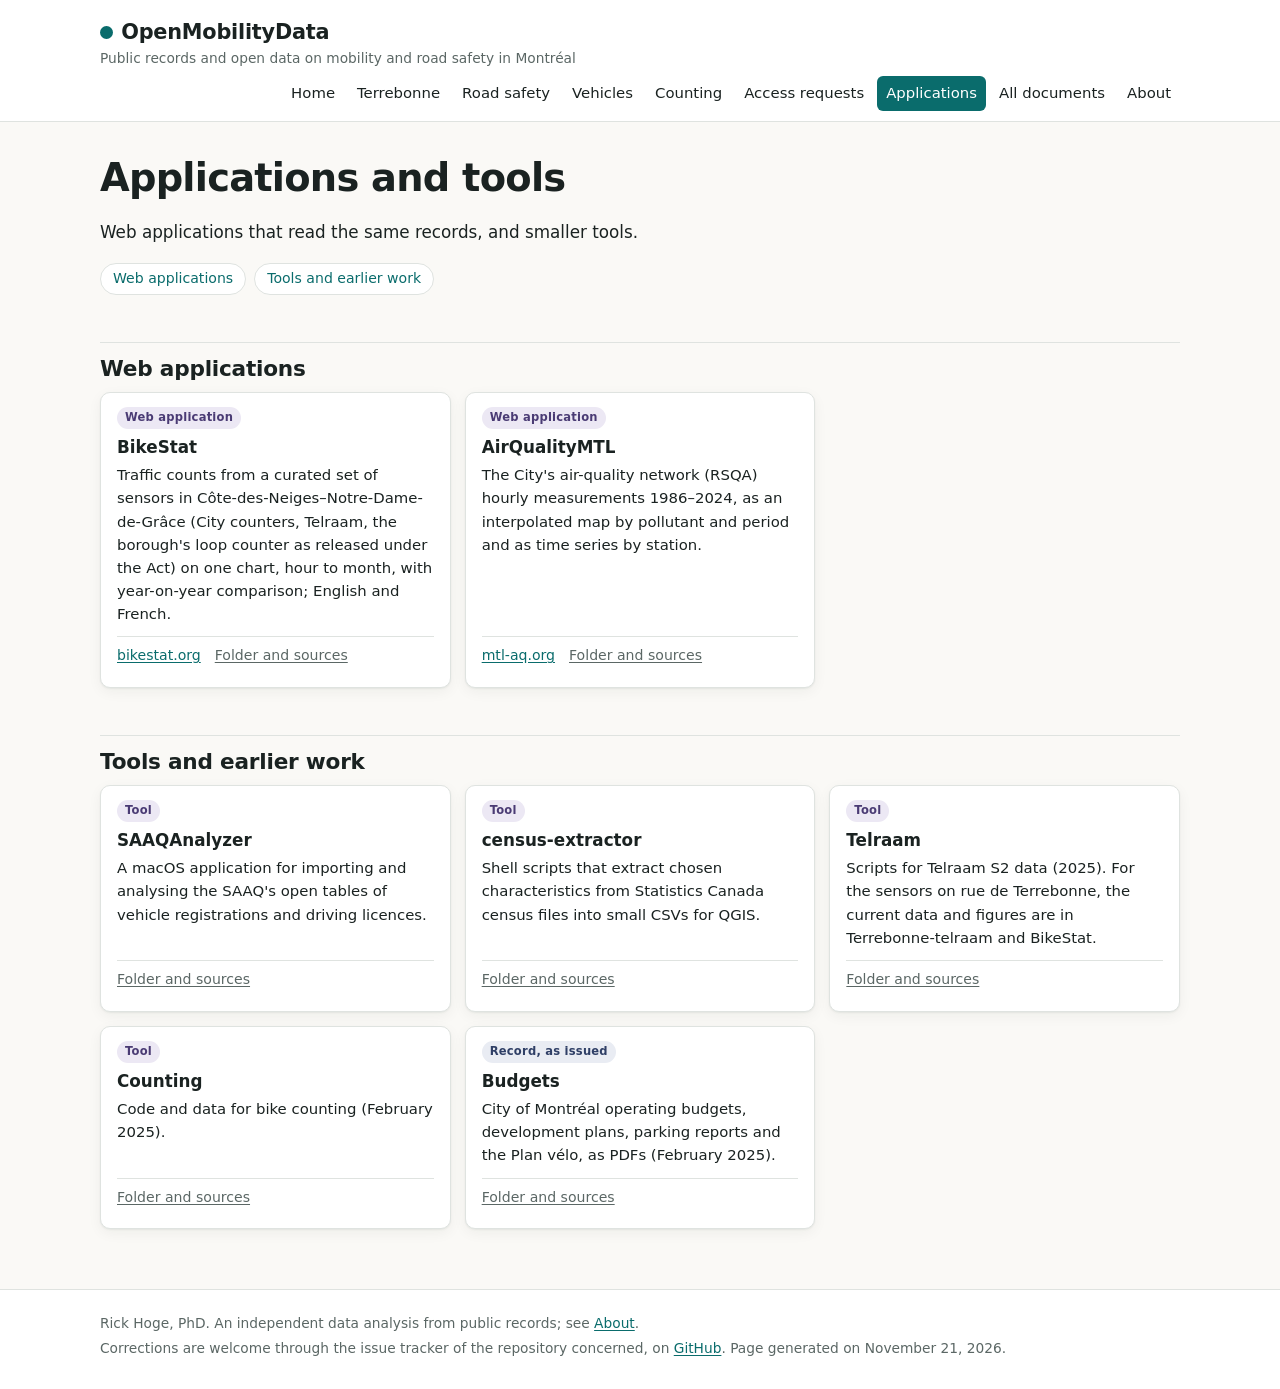
<file: applications.html>
<!doctype html>
<html lang="en">
<head>
<meta charset="utf-8">
<meta name="viewport" content="width=device-width, initial-scale=1">
<title>Applications and tools · OpenMobilityData</title>
<meta name="description" content="Public records and open data on mobility and road safety in Montréal">
<link rel="stylesheet" href="assets/site.css">
</head>
<body>
<a class="skip" href="#main">Skip to the content</a>
<header class="top">
<div class="wrap">
<a class="brand" href="index.html"><span class="brand-name">OpenMobilityData</span><span class="brand-tag">Public records and open data on mobility and road safety in Montréal</span></a>
<nav aria-label="Sections"><a href="index.html">Home</a><a href="terrebonne.html">Terrebonne</a><a href="road-safety.html">Road safety</a><a href="vehicles.html">Vehicles</a><a href="counting.html">Counting</a><a href="access-requests.html">Access requests</a><a href="applications.html" aria-current="page">Applications</a><a href="all.html">All documents</a><a href="about.html">About</a></nav>
</div>
</header>
<main id="main" class="wrap">

<section class="intro">
<h1>Applications and tools</h1>
<p>Web applications that read the same records, and smaller tools.</p>
<nav class="jump" aria-label="On this page"><a href="#web">Web applications</a><a href="#tools">Tools and earlier work</a></nav>
</section>
<section id="web"><h2>Web applications</h2><div class="cards"><article class="card" id="bikestat"><div class="meta"><span class="chip chip-data">Web application</span></div><h3><a href="https://bikestat.org">BikeStat</a></h3><p>Traffic counts from a curated set of sensors in Côte-des-Neiges–Notre-Dame-de-Grâce (City counters, Telraam, the borough&#x27;s loop counter as released under the Act) on one chart, hour to month, with year-on-year comparison; English and French.</p><p class="links"><a href="https://bikestat.org">bikestat.org</a> <a class="src" href="https://github.com/OpenMobilityData/BikeStat/blob/main/README.md">Folder and sources</a></p></article><article class="card" id="airqualitymtl"><div class="meta"><span class="chip chip-data">Web application</span></div><h3><a href="https://mtl-aq.org">AirQualityMTL</a></h3><p>The City&#x27;s air-quality network (RSQA) hourly measurements 1986–2024, as an interpolated map by pollutant and period and as time series by station.</p><p class="links"><a href="https://mtl-aq.org">mtl-aq.org</a> <a class="src" href="https://github.com/OpenMobilityData/AirQualityMTL/blob/main/README.md">Folder and sources</a></p></article></div></section><section id="tools"><h2>Tools and earlier work</h2><div class="cards"><article class="card" id="saaqanalyzer"><div class="meta"><span class="chip chip-data">Tool</span></div><h3><a href="https://github.com/OpenMobilityData/SAAQAnalyzer/blob/main/README.md">SAAQAnalyzer</a></h3><p>A macOS application for importing and analysing the SAAQ&#x27;s open tables of vehicle registrations and driving licences.</p><p class="links"><a class="src" href="https://github.com/OpenMobilityData/SAAQAnalyzer/blob/main/README.md">Folder and sources</a></p></article><article class="card" id="census-extractor"><div class="meta"><span class="chip chip-data">Tool</span></div><h3><a href="https://github.com/OpenMobilityData/census-extractor/blob/main/README.md">census-extractor</a></h3><p>Shell scripts that extract chosen characteristics from Statistics Canada census files into small CSVs for QGIS.</p><p class="links"><a class="src" href="https://github.com/OpenMobilityData/census-extractor/blob/main/README.md">Folder and sources</a></p></article><article class="card" id="telraam-scripts"><div class="meta"><span class="chip chip-data">Tool</span></div><h3><a href="https://github.com/OpenMobilityData/Telraam/blob/main/README.md">Telraam</a></h3><p>Scripts for Telraam S2 data (2025). For the sensors on rue de Terrebonne, the current data and figures are in Terrebonne-telraam and BikeStat.</p><p class="links"><a class="src" href="https://github.com/OpenMobilityData/Telraam/blob/main/README.md">Folder and sources</a></p></article><article class="card" id="counting-2025"><div class="meta"><span class="chip chip-data">Tool</span></div><h3><a href="https://github.com/OpenMobilityData/Counting">Counting</a></h3><p>Code and data for bike counting (February 2025).</p><p class="links"><a class="src" href="https://github.com/OpenMobilityData/Counting">Folder and sources</a></p></article><article class="card" id="budgets"><div class="meta"><span class="chip chip-record">Record, as issued</span></div><h3><a href="https://github.com/OpenMobilityData/Budgets/blob/main/README.md">Budgets</a></h3><p>City of Montréal operating budgets, development plans, parking reports and the Plan vélo, as PDFs (February 2025).</p><p class="links"><a class="src" href="https://github.com/OpenMobilityData/Budgets/blob/main/README.md">Folder and sources</a></p></article></div></section>

</main>
<footer class="foot">
<div class="wrap">
<p>Rick Hoge, PhD. An independent data analysis from public records; see <a href="about.html">About</a>.</p>
<p>Corrections are welcome through the issue tracker of the repository concerned, on <a href="https://github.com/OpenMobilityData">GitHub</a>. Page generated on November 21, 2026.</p>
</div>
</footer>
<script src="assets/site.js" defer></script>
</body>
</html>
</file>
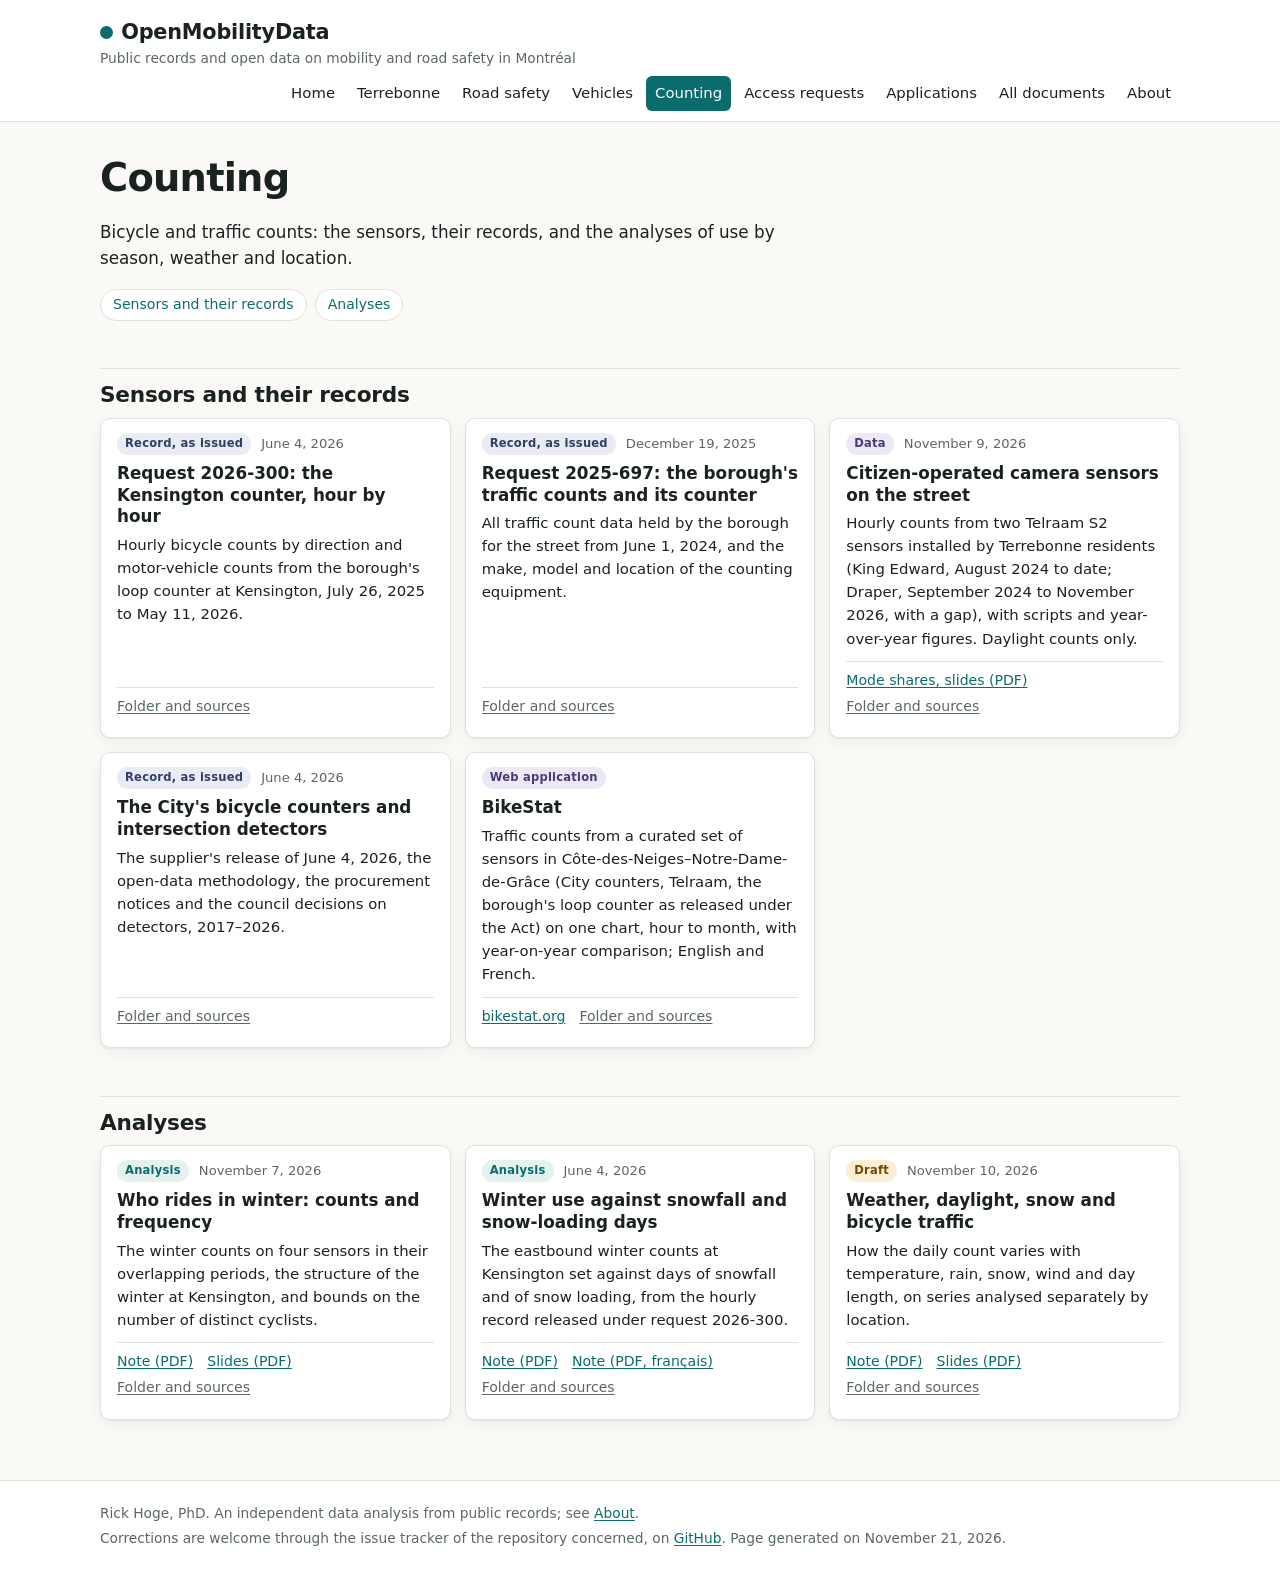
<file: counting.html>
<!doctype html>
<html lang="en">
<head>
<meta charset="utf-8">
<meta name="viewport" content="width=device-width, initial-scale=1">
<title>Counting · OpenMobilityData</title>
<meta name="description" content="Public records and open data on mobility and road safety in Montréal">
<link rel="stylesheet" href="assets/site.css">
</head>
<body>
<a class="skip" href="#main">Skip to the content</a>
<header class="top">
<div class="wrap">
<a class="brand" href="index.html"><span class="brand-name">OpenMobilityData</span><span class="brand-tag">Public records and open data on mobility and road safety in Montréal</span></a>
<nav aria-label="Sections"><a href="index.html">Home</a><a href="terrebonne.html">Terrebonne</a><a href="road-safety.html">Road safety</a><a href="vehicles.html">Vehicles</a><a href="counting.html" aria-current="page">Counting</a><a href="access-requests.html">Access requests</a><a href="applications.html">Applications</a><a href="all.html">All documents</a><a href="about.html">About</a></nav>
</div>
</header>
<main id="main" class="wrap">

<section class="intro">
<h1>Counting</h1>
<p>Bicycle and traffic counts: the sensors, their records, and the analyses of use by season, weather and location.</p>
<nav class="jump" aria-label="On this page"><a href="#sensors">Sensors and their records</a><a href="#analyses">Analyses</a></nav>
</section>
<section id="sensors"><h2>Sensors and their records</h2><div class="cards"><article class="card" id="ar-2026-300"><div class="meta"><span class="chip chip-record">Record, as issued</span><span class="when">June 4, 2026</span></div><h3><a href="https://github.com/OpenMobilityData/Terrebonne-access-requests/blob/main/2026-300/README.md">Request 2026-300: the Kensington counter, hour by hour</a></h3><p>Hourly bicycle counts by direction and motor-vehicle counts from the borough&#x27;s loop counter at Kensington, July 26, 2025 to May 11, 2026.</p><p class="links"><a class="src" href="https://github.com/OpenMobilityData/Terrebonne-access-requests/blob/main/2026-300/README.md">Folder and sources</a></p></article><article class="card" id="ar-2025-697"><div class="meta"><span class="chip chip-record">Record, as issued</span><span class="when">December 19, 2025</span></div><h3><a href="https://github.com/OpenMobilityData/Terrebonne-access-requests/blob/main/2025-697/README.md">Request 2025-697: the borough&#x27;s traffic counts and its counter</a></h3><p>All traffic count data held by the borough for the street from June 1, 2024, and the make, model and location of the counting equipment.</p><p class="links"><a class="src" href="https://github.com/OpenMobilityData/Terrebonne-access-requests/blob/main/2025-697/README.md">Folder and sources</a></p></article><article class="card" id="telraam"><div class="meta"><span class="chip chip-data">Data</span><span class="when">November 9, 2026</span></div><h3><a href="https://github.com/OpenMobilityData/Terrebonne-telraam/blob/main/docs/telraam_mode_shares_deck_en.pdf">Citizen-operated camera sensors on the street</a></h3><p>Hourly counts from two Telraam S2 sensors installed by Terrebonne residents (King Edward, August 2024 to date; Draper, September 2024 to November 2026, with a gap), with scripts and year-over-year figures. Daylight counts only.</p><p class="links"><a href="https://github.com/OpenMobilityData/Terrebonne-telraam/blob/main/docs/telraam_mode_shares_deck_en.pdf">Mode shares, slides (PDF)</a> <a class="src" href="https://github.com/OpenMobilityData/Terrebonne-telraam/blob/main/README.md">Folder and sources</a></p></article><article class="card" id="city-bike-counters"><div class="meta"><span class="chip chip-record">Record, as issued</span><span class="when">June 4, 2026</span></div><h3><a href="https://github.com/OpenMobilityData/Terrebonne-open-sources/blob/main/2026-city-bike-counters/README.md">The City&#x27;s bicycle counters and intersection detectors</a></h3><p>The supplier&#x27;s release of June 4, 2026, the open-data methodology, the procurement notices and the council decisions on detectors, 2017–2026.</p><p class="links"><a class="src" href="https://github.com/OpenMobilityData/Terrebonne-open-sources/blob/main/2026-city-bike-counters/README.md">Folder and sources</a></p></article><article class="card" id="bikestat"><div class="meta"><span class="chip chip-data">Web application</span></div><h3><a href="https://bikestat.org">BikeStat</a></h3><p>Traffic counts from a curated set of sensors in Côte-des-Neiges–Notre-Dame-de-Grâce (City counters, Telraam, the borough&#x27;s loop counter as released under the Act) on one chart, hour to month, with year-on-year comparison; English and French.</p><p class="links"><a href="https://bikestat.org">bikestat.org</a> <a class="src" href="https://github.com/OpenMobilityData/BikeStat/blob/main/README.md">Folder and sources</a></p></article></div></section><section id="analyses"><h2>Analyses</h2><div class="cards"><article class="card" id="winter-counts-frequency"><div class="meta"><span class="chip chip-analysis">Analysis</span><span class="when">November 7, 2026</span></div><h3><a href="https://openmobilitydata.ca/Terrebonne-open-sources/2026-winter-counts-user-frequency/derived/winter_counts_user_frequency_note_en.pdf">Who rides in winter: counts and frequency</a></h3><p>The winter counts on four sensors in their overlapping periods, the structure of the winter at Kensington, and bounds on the number of distinct cyclists.</p><p class="links"><a href="https://openmobilitydata.ca/Terrebonne-open-sources/2026-winter-counts-user-frequency/derived/winter_counts_user_frequency_note_en.pdf">Note (PDF)</a> <a href="https://openmobilitydata.ca/Terrebonne-open-sources/2026-winter-counts-user-frequency/derived/winter_counts_user_frequency_deck_en.pdf">Slides (PDF)</a> <a class="src" href="https://github.com/OpenMobilityData/Terrebonne-open-sources/blob/main/2026-winter-counts-user-frequency/README.md">Folder and sources</a></p></article><article class="card" id="winter-exposure"><div class="meta"><span class="chip chip-analysis">Analysis</span><span class="when">June 4, 2026</span></div><h3><a href="https://openmobilitydata.ca/Terrebonne-access-requests/2026-300/derived/Terrebonne_2026-300_winter_exposure_en.pdf">Winter use against snowfall and snow-loading days</a></h3><p>The eastbound winter counts at Kensington set against days of snowfall and of snow loading, from the hourly record released under request 2026-300.</p><p class="links"><a href="https://openmobilitydata.ca/Terrebonne-access-requests/2026-300/derived/Terrebonne_2026-300_winter_exposure_en.pdf">Note (PDF)</a> <a href="https://openmobilitydata.ca/Terrebonne-access-requests/2026-300/derived/Terrebonne_2026-300_winter_exposure_fr.pdf">Note (PDF, français)</a> <a class="src" href="https://github.com/OpenMobilityData/Terrebonne-access-requests/blob/main/2026-300/README.md">Folder and sources</a></p></article><article class="card" id="weather-bike-traffic"><div class="meta"><span class="chip chip-warn">Draft</span><span class="when">November 10, 2026</span></div><h3><a href="https://openmobilitydata.ca/Terrebonne-open-sources/2026-weather-and-bike-traffic/docs/weather_bike_traffic_note_en.pdf">Weather, daylight, snow and bicycle traffic</a></h3><p>How the daily count varies with temperature, rain, snow, wind and day length, on series analysed separately by location.</p><p class="links"><a href="https://openmobilitydata.ca/Terrebonne-open-sources/2026-weather-and-bike-traffic/docs/weather_bike_traffic_note_en.pdf">Note (PDF)</a> <a href="https://openmobilitydata.ca/Terrebonne-open-sources/2026-weather-and-bike-traffic/docs/weather_bike_traffic_deck_en.pdf">Slides (PDF)</a> <a class="src" href="https://github.com/OpenMobilityData/Terrebonne-open-sources/blob/main/2026-weather-and-bike-traffic/README.md">Folder and sources</a></p></article></div></section>

</main>
<footer class="foot">
<div class="wrap">
<p>Rick Hoge, PhD. An independent data analysis from public records; see <a href="about.html">About</a>.</p>
<p>Corrections are welcome through the issue tracker of the repository concerned, on <a href="https://github.com/OpenMobilityData">GitHub</a>. Page generated on November 21, 2026.</p>
</div>
</footer>
<script src="assets/site.js" defer></script>
</body>
</html>
</file>
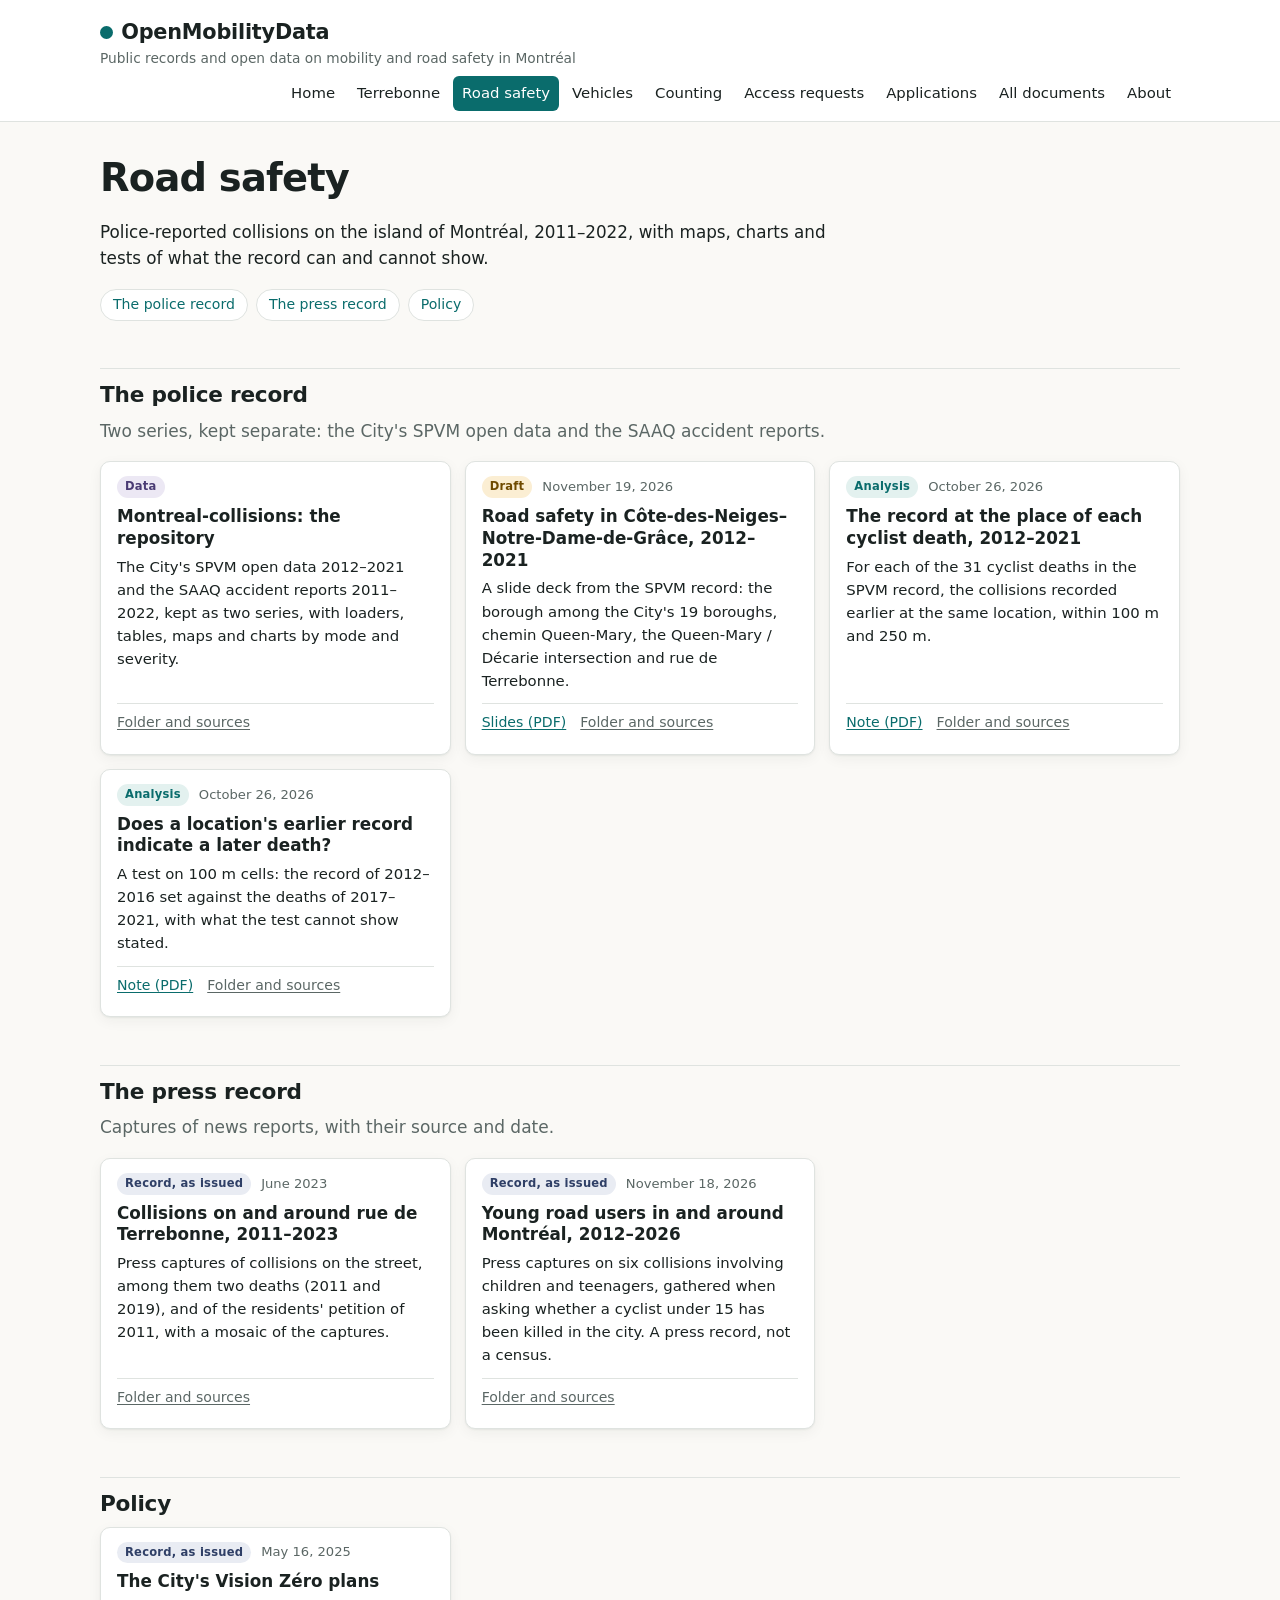
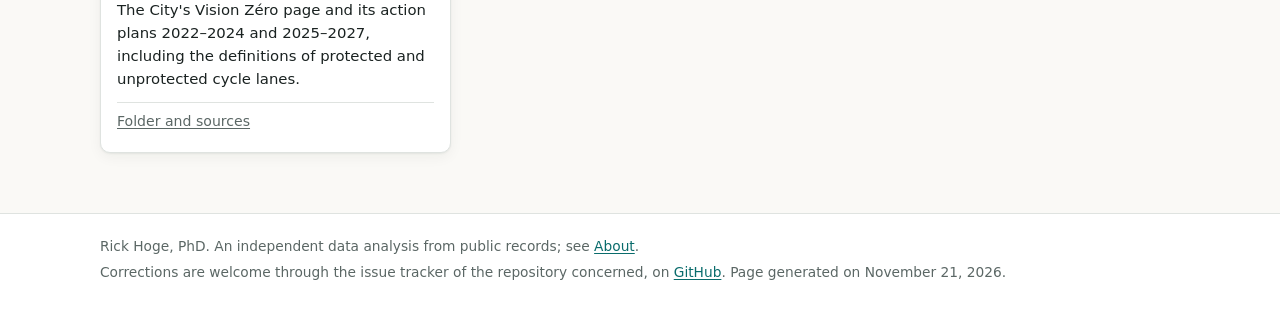
<file: road-safety.html>
<!doctype html>
<html lang="en">
<head>
<meta charset="utf-8">
<meta name="viewport" content="width=device-width, initial-scale=1">
<title>Road safety · OpenMobilityData</title>
<meta name="description" content="Public records and open data on mobility and road safety in Montréal">
<link rel="stylesheet" href="assets/site.css">
</head>
<body>
<a class="skip" href="#main">Skip to the content</a>
<header class="top">
<div class="wrap">
<a class="brand" href="index.html"><span class="brand-name">OpenMobilityData</span><span class="brand-tag">Public records and open data on mobility and road safety in Montréal</span></a>
<nav aria-label="Sections"><a href="index.html">Home</a><a href="terrebonne.html">Terrebonne</a><a href="road-safety.html" aria-current="page">Road safety</a><a href="vehicles.html">Vehicles</a><a href="counting.html">Counting</a><a href="access-requests.html">Access requests</a><a href="applications.html">Applications</a><a href="all.html">All documents</a><a href="about.html">About</a></nav>
</div>
</header>
<main id="main" class="wrap">

<section class="intro">
<h1>Road safety</h1>
<p>Police-reported collisions on the island of Montréal, 2011–2022, with maps, charts and tests of what the record can and cannot show.</p>
<nav class="jump" aria-label="On this page"><a href="#record">The police record</a><a href="#press">The press record</a><a href="#policy">Policy</a></nav>
</section>
<section id="record"><h2>The police record</h2><p class="blurb">Two series, kept separate: the City&#x27;s SPVM open data and the SAAQ accident reports.</p><div class="cards"><article class="card" id="montreal-collisions"><div class="meta"><span class="chip chip-data">Data</span></div><h3><a href="https://github.com/OpenMobilityData/Montreal-collisions/blob/main/README.md">Montreal-collisions: the repository</a></h3><p>The City&#x27;s SPVM open data 2012–2021 and the SAAQ accident reports 2011–2022, kept as two series, with loaders, tables, maps and charts by mode and severity.</p><p class="links"><a class="src" href="https://github.com/OpenMobilityData/Montreal-collisions/blob/main/README.md">Folder and sources</a></p></article><article class="card" id="cdn-ndg-road-safety-deck"><div class="meta"><span class="chip chip-warn">Draft</span><span class="when">November 19, 2026</span></div><h3><a href="https://github.com/OpenMobilityData/Montreal-collisions/blob/main/docs/cdn_ndg_road_safety_deck_en.pdf">Road safety in Côte-des-Neiges–Notre-Dame-de-Grâce, 2012–2021</a></h3><p>A slide deck from the SPVM record: the borough among the City&#x27;s 19 boroughs, chemin Queen-Mary, the Queen-Mary / Décarie intersection and rue de Terrebonne.</p><p class="links"><a href="https://github.com/OpenMobilityData/Montreal-collisions/blob/main/docs/cdn_ndg_road_safety_deck_en.pdf">Slides (PDF)</a> <a class="src" href="https://github.com/OpenMobilityData/Montreal-collisions/blob/main/README.md">Folder and sources</a></p></article><article class="card" id="cyclist-fatality-locations"><div class="meta"><span class="chip chip-analysis">Analysis</span><span class="when">October 26, 2026</span></div><h3><a href="https://github.com/OpenMobilityData/Montreal-collisions/blob/main/derived/cyclist-fatality-locations/cyclist_fatality_locations_note_en.pdf">The record at the place of each cyclist death, 2012–2021</a></h3><p>For each of the 31 cyclist deaths in the SPVM record, the collisions recorded earlier at the same location, within 100 m and 250 m.</p><p class="links"><a href="https://github.com/OpenMobilityData/Montreal-collisions/blob/main/derived/cyclist-fatality-locations/cyclist_fatality_locations_note_en.pdf">Note (PDF)</a> <a class="src" href="https://github.com/OpenMobilityData/Montreal-collisions/blob/main/README.md">Folder and sources</a></p></article><article class="card" id="location-record-test"><div class="meta"><span class="chip chip-analysis">Analysis</span><span class="when">October 26, 2026</span></div><h3><a href="https://github.com/OpenMobilityData/Montreal-collisions/blob/main/derived/location-record-and-later-deaths/location_record_test_note_en.pdf">Does a location&#x27;s earlier record indicate a later death?</a></h3><p>A test on 100 m cells: the record of 2012–2016 set against the deaths of 2017–2021, with what the test cannot show stated.</p><p class="links"><a href="https://github.com/OpenMobilityData/Montreal-collisions/blob/main/derived/location-record-and-later-deaths/location_record_test_note_en.pdf">Note (PDF)</a> <a class="src" href="https://github.com/OpenMobilityData/Montreal-collisions/blob/main/README.md">Folder and sources</a></p></article></div></section><section id="press"><h2>The press record</h2><p class="blurb">Captures of news reports, with their source and date.</p><div class="cards"><article class="card" id="terrebonne-collisions-press"><div class="meta"><span class="chip chip-record">Record, as issued</span><span class="when">June 2023</span></div><h3><a href="https://github.com/OpenMobilityData/Terrebonne-open-sources/blob/main/2011-2023-terrebonne-collisions-press/README.md">Collisions on and around rue de Terrebonne, 2011–2023</a></h3><p>Press captures of collisions on the street, among them two deaths (2011 and 2019), and of the residents&#x27; petition of 2011, with a mosaic of the captures.</p><p class="links"><a class="src" href="https://github.com/OpenMobilityData/Terrebonne-open-sources/blob/main/2011-2023-terrebonne-collisions-press/README.md">Folder and sources</a></p></article><article class="card" id="young-road-users-press"><div class="meta"><span class="chip chip-record">Record, as issued</span><span class="when">November 18, 2026</span></div><h3><a href="https://github.com/OpenMobilityData/Terrebonne-open-sources/blob/main/2012-2026-montreal-area-young-road-users-press/README.md">Young road users in and around Montréal, 2012–2026</a></h3><p>Press captures on six collisions involving children and teenagers, gathered when asking whether a cyclist under 15 has been killed in the city. A press record, not a census.</p><p class="links"><a class="src" href="https://github.com/OpenMobilityData/Terrebonne-open-sources/blob/main/2012-2026-montreal-area-young-road-users-press/README.md">Folder and sources</a></p></article></div></section><section id="policy"><h2>Policy</h2><div class="cards"><article class="card" id="vision-zero"><div class="meta"><span class="chip chip-record">Record, as issued</span><span class="when">May 16, 2025</span></div><h3><a href="https://github.com/OpenMobilityData/Terrebonne-open-sources/blob/main/2016-vision-zero/README.md">The City&#x27;s Vision Zéro plans</a></h3><p>The City&#x27;s Vision Zéro page and its action plans 2022–2024 and 2025–2027, including the definitions of protected and unprotected cycle lanes.</p><p class="links"><a class="src" href="https://github.com/OpenMobilityData/Terrebonne-open-sources/blob/main/2016-vision-zero/README.md">Folder and sources</a></p></article></div></section>

</main>
<footer class="foot">
<div class="wrap">
<p>Rick Hoge, PhD. An independent data analysis from public records; see <a href="about.html">About</a>.</p>
<p>Corrections are welcome through the issue tracker of the repository concerned, on <a href="https://github.com/OpenMobilityData">GitHub</a>. Page generated on November 21, 2026.</p>
</div>
</footer>
<script src="assets/site.js" defer></script>
</body>
</html>
</file>
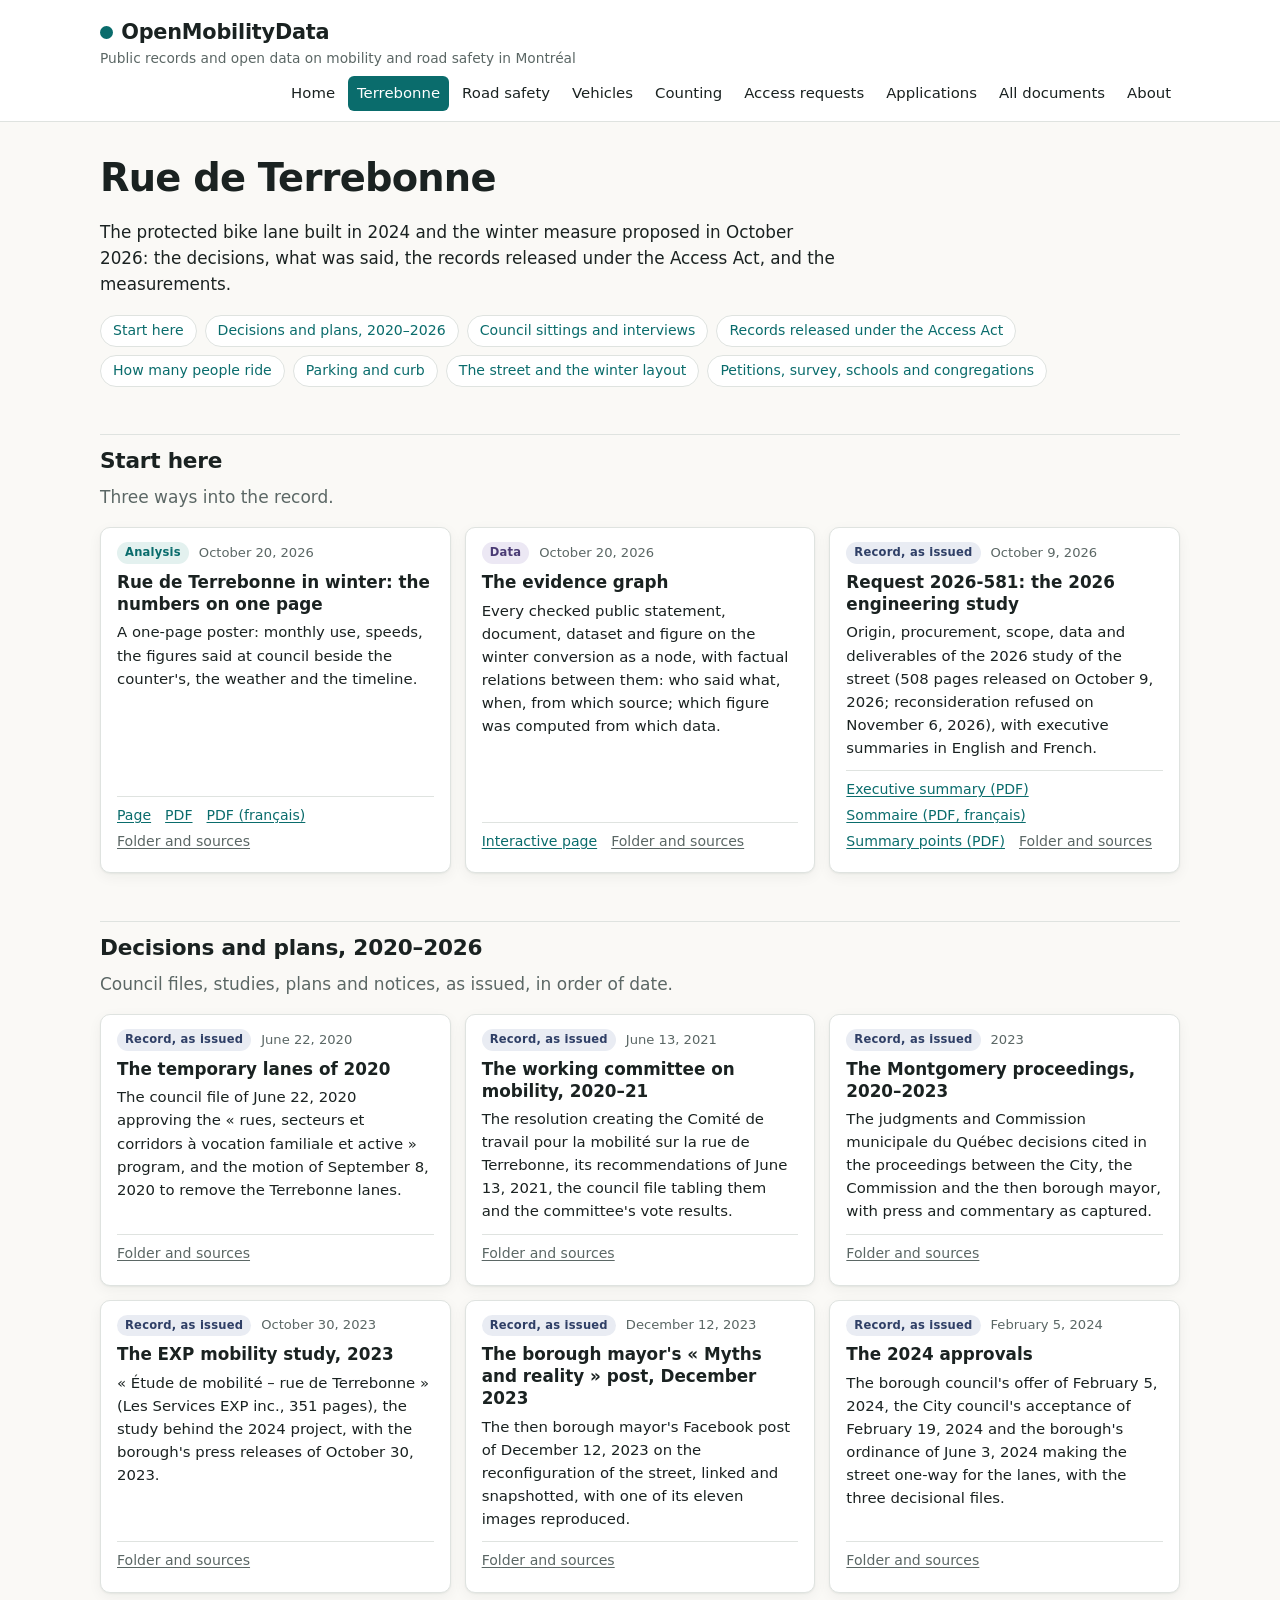
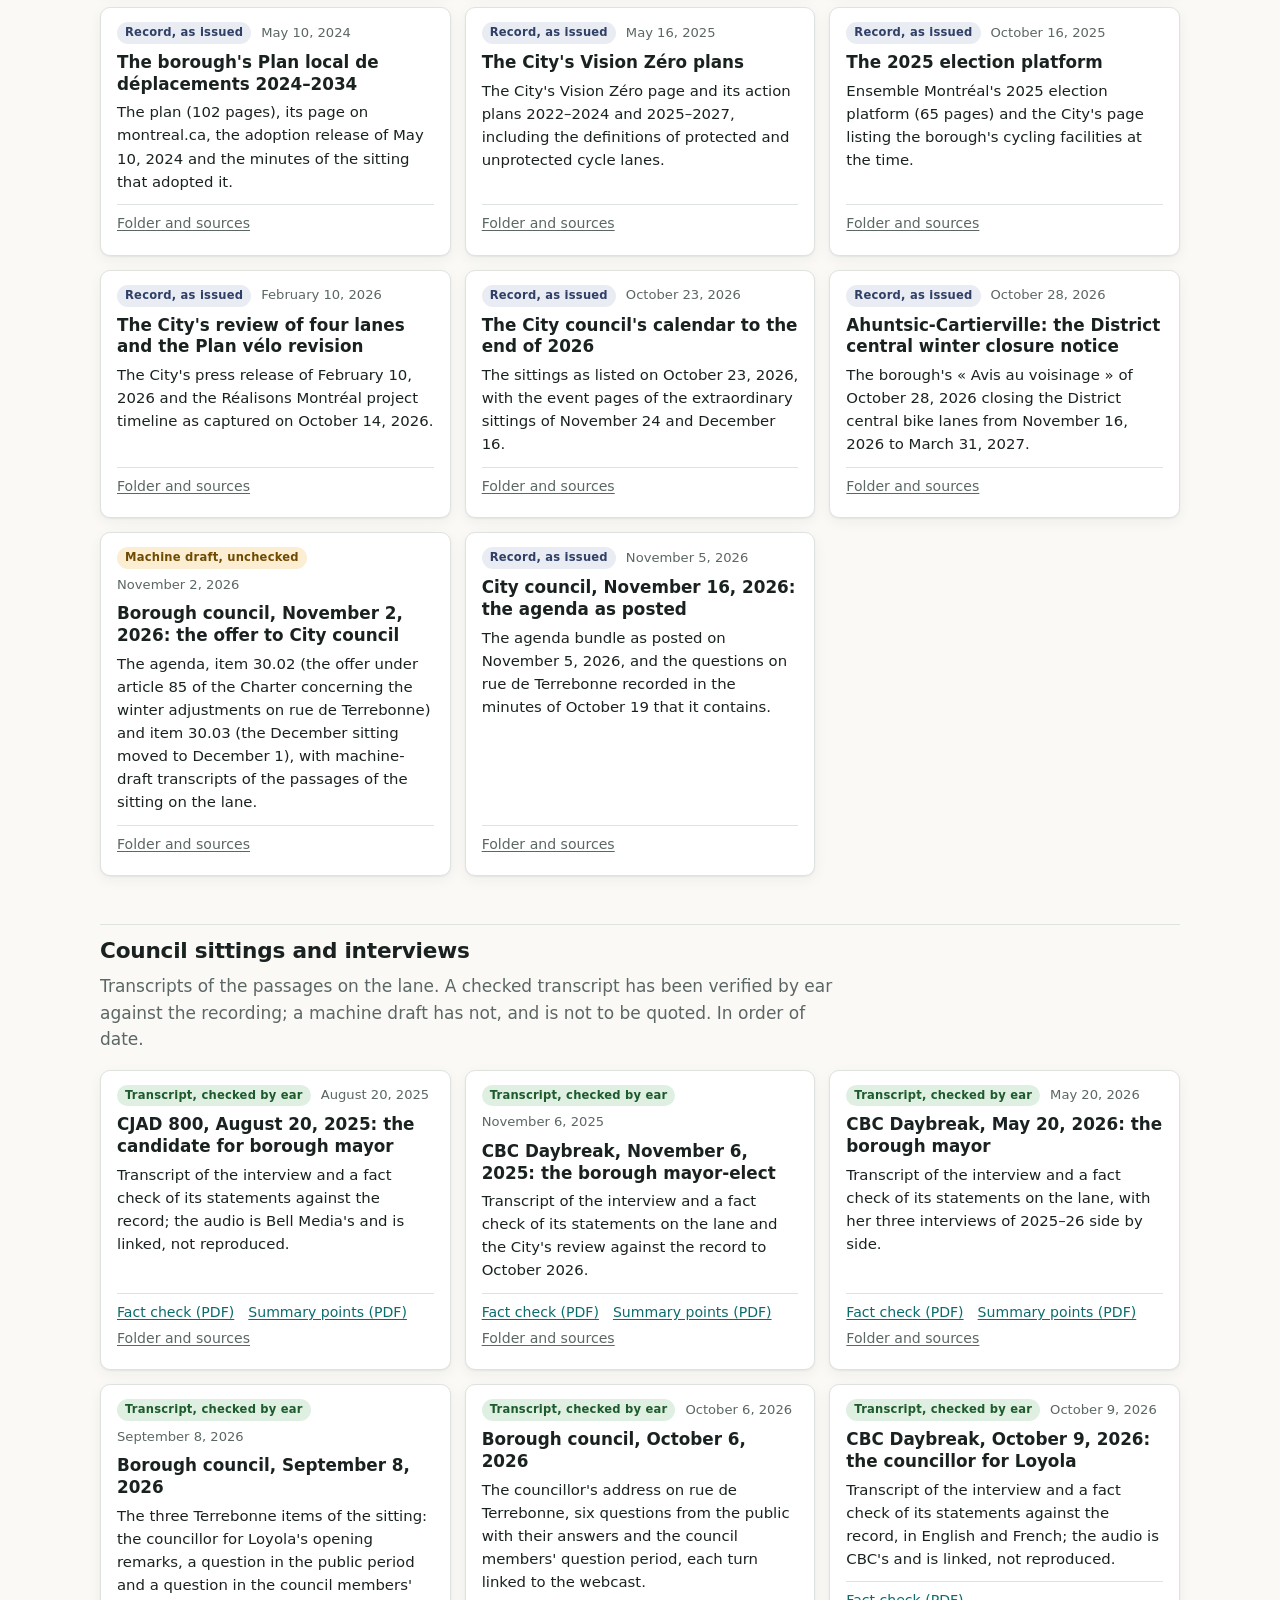
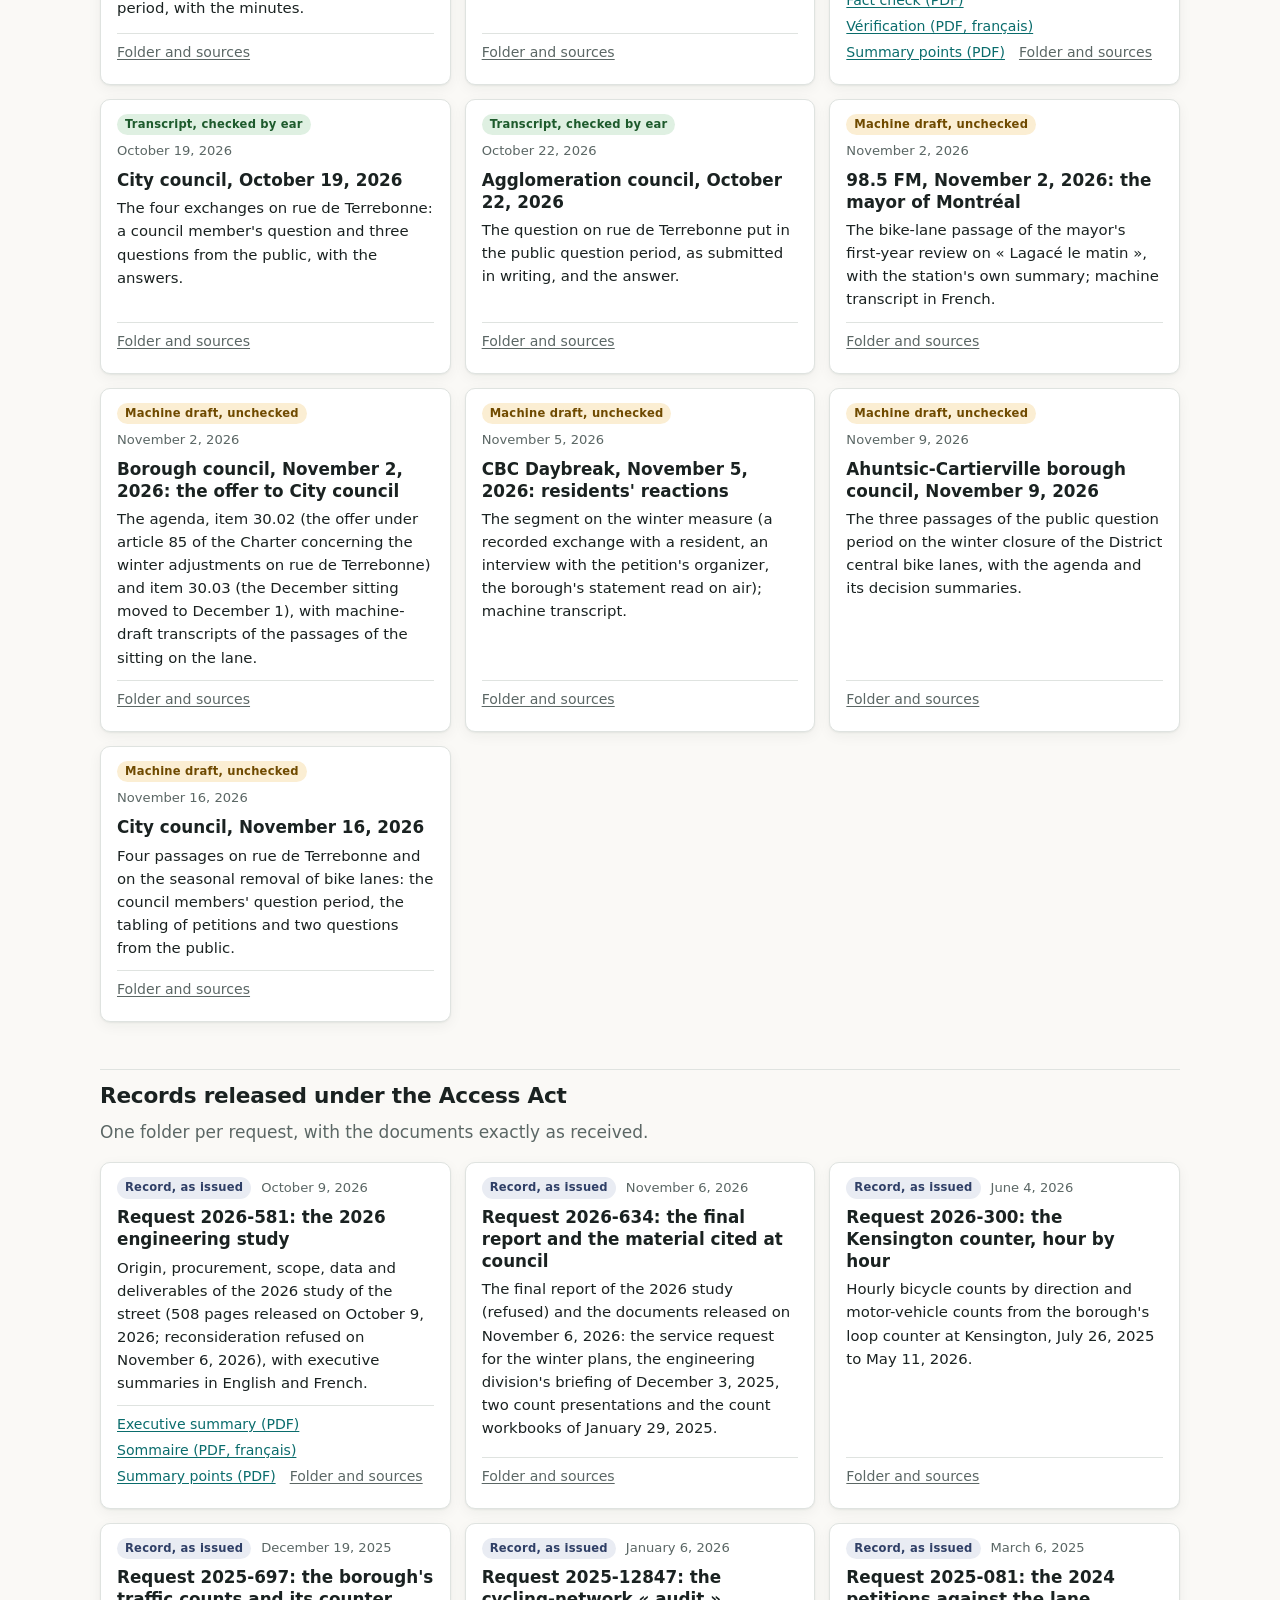
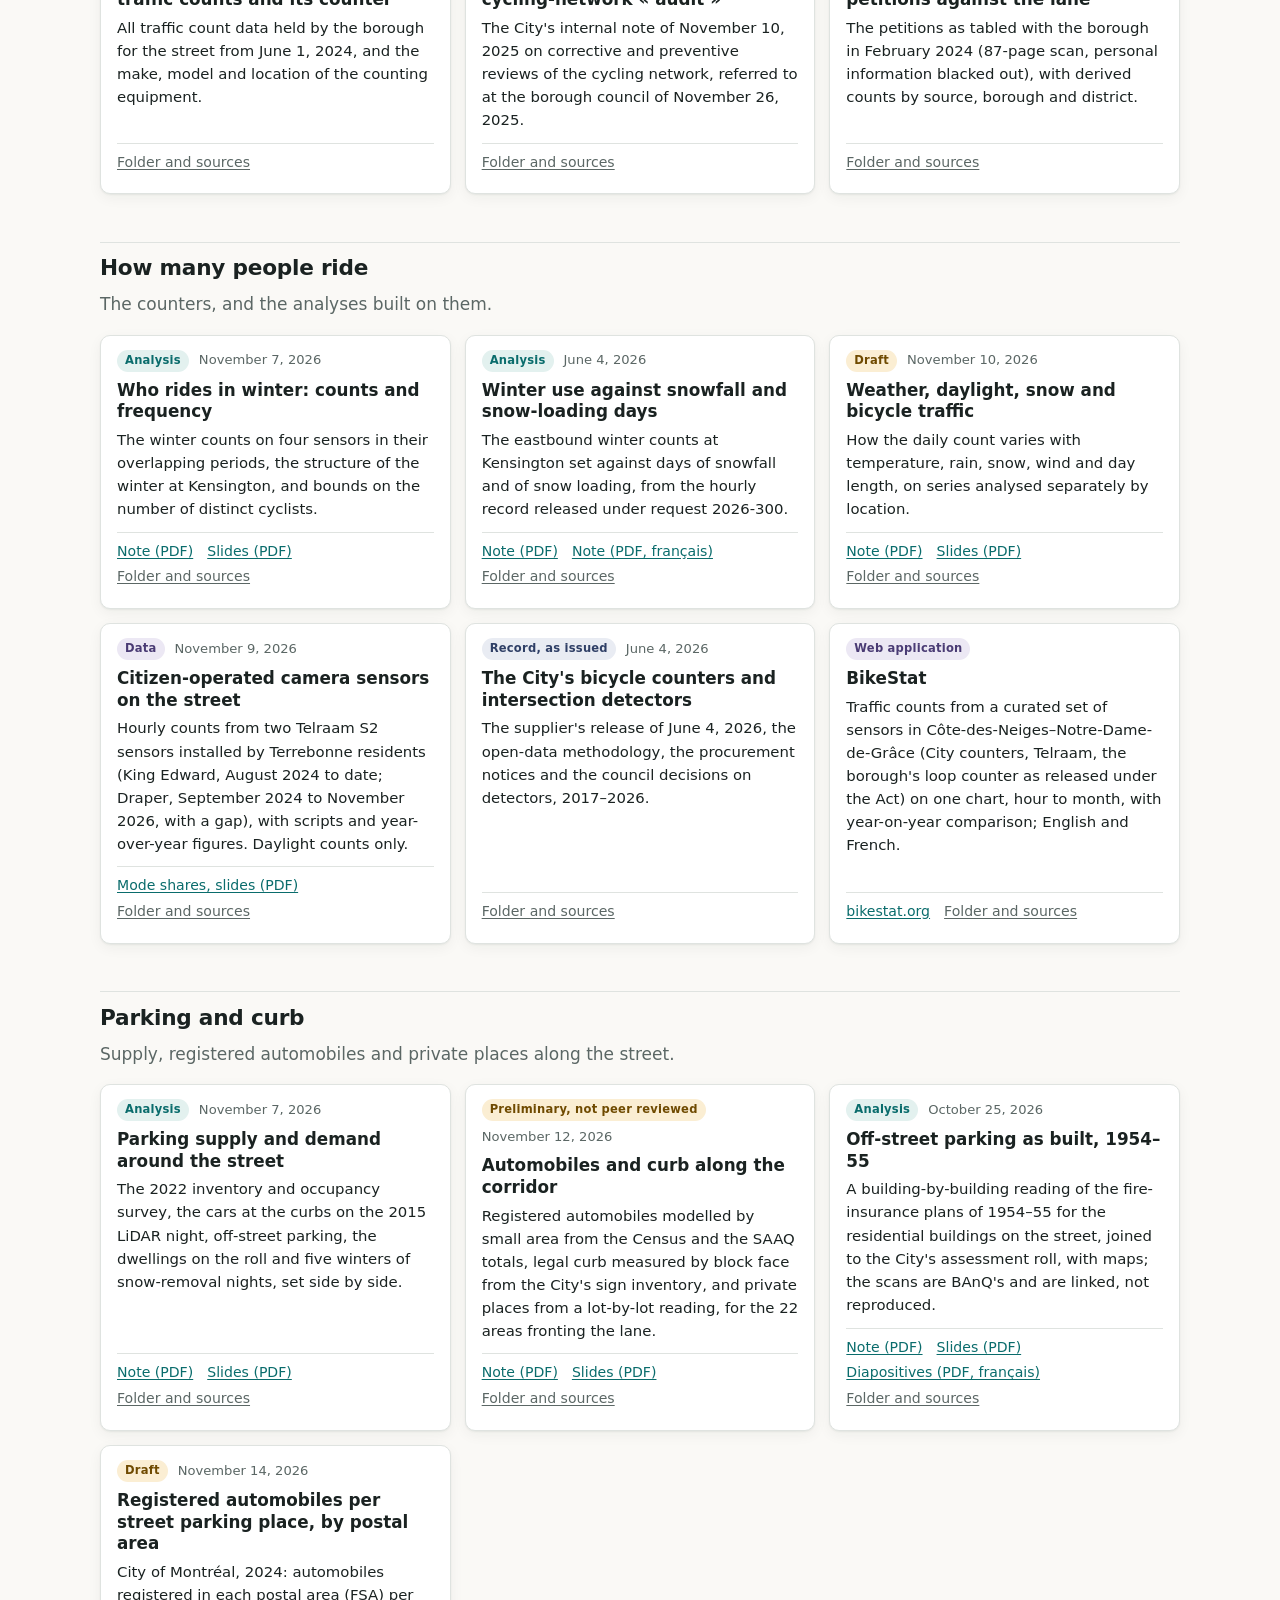
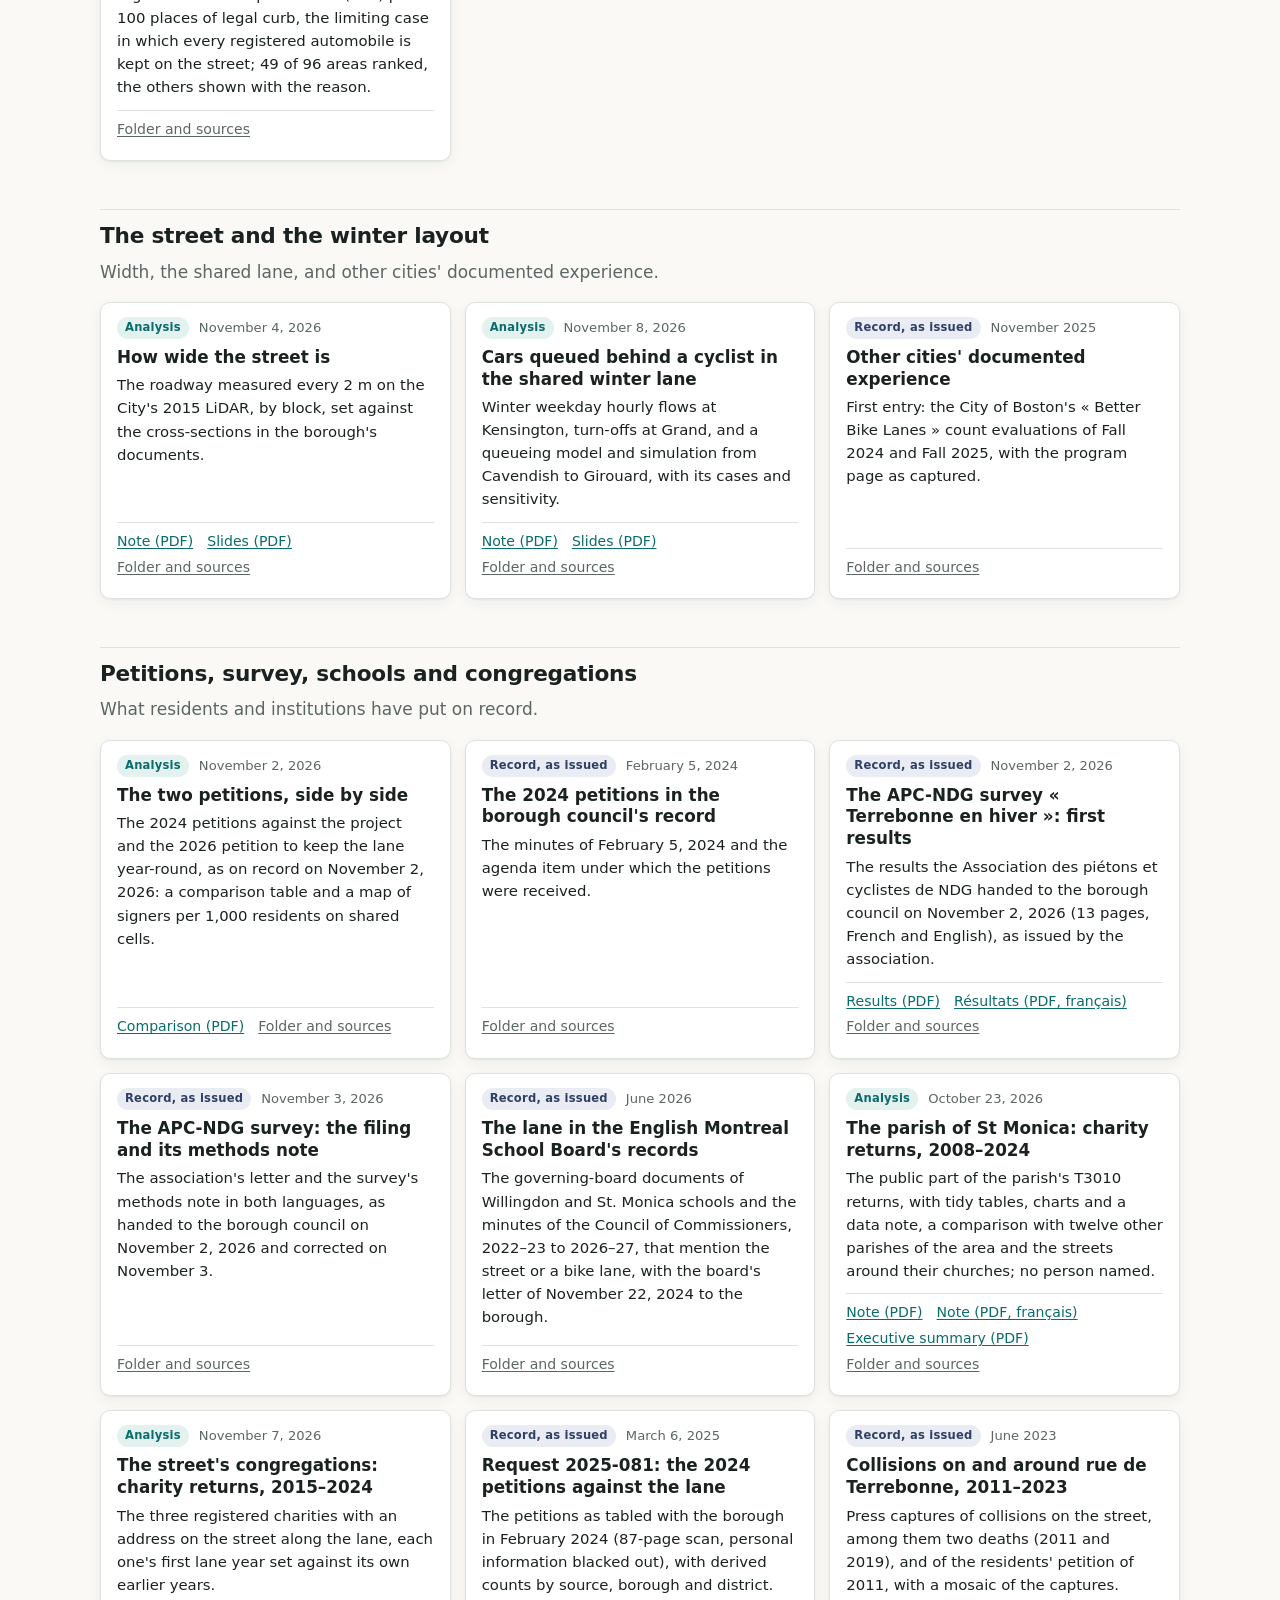
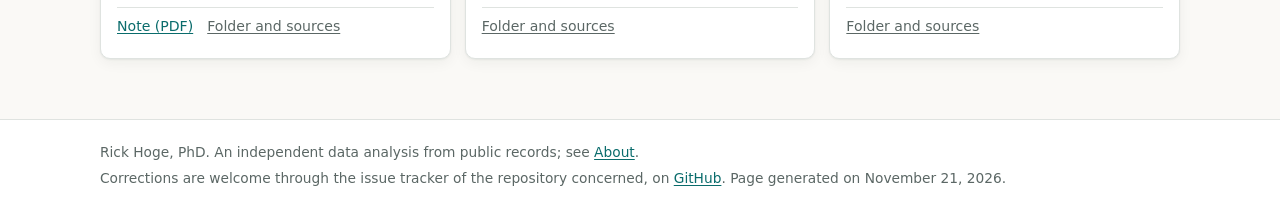
<file: terrebonne.html>
<!doctype html>
<html lang="en">
<head>
<meta charset="utf-8">
<meta name="viewport" content="width=device-width, initial-scale=1">
<title>Rue de Terrebonne · OpenMobilityData</title>
<meta name="description" content="Public records and open data on mobility and road safety in Montréal">
<link rel="stylesheet" href="assets/site.css">
</head>
<body>
<a class="skip" href="#main">Skip to the content</a>
<header class="top">
<div class="wrap">
<a class="brand" href="index.html"><span class="brand-name">OpenMobilityData</span><span class="brand-tag">Public records and open data on mobility and road safety in Montréal</span></a>
<nav aria-label="Sections"><a href="index.html">Home</a><a href="terrebonne.html" aria-current="page">Terrebonne</a><a href="road-safety.html">Road safety</a><a href="vehicles.html">Vehicles</a><a href="counting.html">Counting</a><a href="access-requests.html">Access requests</a><a href="applications.html">Applications</a><a href="all.html">All documents</a><a href="about.html">About</a></nav>
</div>
</header>
<main id="main" class="wrap">

<section class="intro">
<h1>Rue de Terrebonne</h1>
<p>The protected bike lane built in 2024 and the winter measure proposed in October 2026: the decisions, what was said, the records released under the Access Act, and the measurements.</p>
<nav class="jump" aria-label="On this page"><a href="#start">Start here</a><a href="#decisions">Decisions and plans, 2020–2026</a><a href="#said">Council sittings and interviews</a><a href="#access">Records released under the Access Act</a><a href="#counts">How many people ride</a><a href="#parking">Parking and curb</a><a href="#street">The street and the winter layout</a><a href="#community">Petitions, survey, schools and congregations</a></nav>
</section>
<section id="start"><h2>Start here</h2><p class="blurb">Three ways into the record.</p><div class="cards"><article class="card" id="poster"><div class="meta"><span class="chip chip-analysis">Analysis</span><span class="when">October 20, 2026</span></div><h3><a href="https://openmobilitydata.ca/Terrebonne-open-sources/2026-poster-winter-numbers/poster_terrebonne_winter_numbers_en.html">Rue de Terrebonne in winter: the numbers on one page</a></h3><p>A one-page poster: monthly use, speeds, the figures said at council beside the counter&#x27;s, the weather and the timeline.</p><p class="links"><a href="https://openmobilitydata.ca/Terrebonne-open-sources/2026-poster-winter-numbers/poster_terrebonne_winter_numbers_en.html">Page</a> <a href="https://openmobilitydata.ca/Terrebonne-open-sources/2026-poster-winter-numbers/poster_terrebonne_winter_numbers_en.pdf">PDF</a> <a href="https://openmobilitydata.ca/Terrebonne-open-sources/2026-poster-winter-numbers/poster_terrebonne_winter_numbers_fr.pdf">PDF (français)</a> <a class="src" href="https://github.com/OpenMobilityData/Terrebonne-open-sources/blob/main/2026-poster-winter-numbers/README.md">Folder and sources</a></p></article><article class="card" id="evidence-graph"><div class="meta"><span class="chip chip-data">Data</span><span class="when">October 20, 2026</span></div><h3><a href="https://openmobilitydata.ca/Terrebonne-open-sources/2026-evidence-graph/evidence_graph.html">The evidence graph</a></h3><p>Every checked public statement, document, dataset and figure on the winter conversion as a node, with factual relations between them: who said what, when, from which source; which figure was computed from which data.</p><p class="links"><a href="https://openmobilitydata.ca/Terrebonne-open-sources/2026-evidence-graph/evidence_graph.html">Interactive page</a> <a class="src" href="https://github.com/OpenMobilityData/Terrebonne-open-sources/blob/main/2026-evidence-graph/README.md">Folder and sources</a></p></article><article class="card" id="ar-2026-581"><div class="meta"><span class="chip chip-record">Record, as issued</span><span class="when">October 9, 2026</span></div><h3><a href="https://openmobilitydata.ca/Terrebonne-access-requests/2026-581/derived/Terrebonne_2026-581_executive_summary_en.pdf">Request 2026-581: the 2026 engineering study</a></h3><p>Origin, procurement, scope, data and deliverables of the 2026 study of the street (508 pages released on October 9, 2026; reconsideration refused on November 6, 2026), with executive summaries in English and French.</p><p class="links"><a href="https://openmobilitydata.ca/Terrebonne-access-requests/2026-581/derived/Terrebonne_2026-581_executive_summary_en.pdf">Executive summary (PDF)</a> <a href="https://openmobilitydata.ca/Terrebonne-access-requests/2026-581/derived/Terrebonne_2026-581_executive_summary_fr.pdf">Sommaire (PDF, français)</a> <a href="https://openmobilitydata.ca/Terrebonne-access-requests/2026-581/derived/Terrebonne_2026-581_summary_points_en.pdf">Summary points (PDF)</a> <a class="src" href="https://github.com/OpenMobilityData/Terrebonne-access-requests/blob/main/2026-581/README.md">Folder and sources</a></p></article></div></section><section id="decisions"><h2>Decisions and plans, 2020–2026</h2><p class="blurb">Council files, studies, plans and notices, as issued, in order of date.</p><div class="cards"><article class="card" id="temporary-lanes-2020"><div class="meta"><span class="chip chip-record">Record, as issued</span><span class="when">June 22, 2020</span></div><h3><a href="https://github.com/OpenMobilityData/Terrebonne-open-sources/blob/main/2020-temporary-lanes/README.md">The temporary lanes of 2020</a></h3><p>The council file of June 22, 2020 approving the « rues, secteurs et corridors à vocation familiale et active » program, and the motion of September 8, 2020 to remove the Terrebonne lanes.</p><p class="links"><a class="src" href="https://github.com/OpenMobilityData/Terrebonne-open-sources/blob/main/2020-temporary-lanes/README.md">Folder and sources</a></p></article><article class="card" id="working-committee"><div class="meta"><span class="chip chip-record">Record, as issued</span><span class="when">June 13, 2021</span></div><h3><a href="https://github.com/OpenMobilityData/Terrebonne-open-sources/blob/main/2020-2021-working-committee/README.md">The working committee on mobility, 2020–21</a></h3><p>The resolution creating the Comité de travail pour la mobilité sur la rue de Terrebonne, its recommendations of June 13, 2021, the council file tabling them and the committee&#x27;s vote results.</p><p class="links"><a class="src" href="https://github.com/OpenMobilityData/Terrebonne-open-sources/blob/main/2020-2021-working-committee/README.md">Folder and sources</a></p></article><article class="card" id="montgomery-case"><div class="meta"><span class="chip chip-record">Record, as issued</span><span class="when">2023</span></div><h3><a href="https://github.com/OpenMobilityData/Terrebonne-open-sources/blob/main/2021-montgomery-ethics-case/README.md">The Montgomery proceedings, 2020–2023</a></h3><p>The judgments and Commission municipale du Québec decisions cited in the proceedings between the City, the Commission and the then borough mayor, with press and commentary as captured.</p><p class="links"><a class="src" href="https://github.com/OpenMobilityData/Terrebonne-open-sources/blob/main/2021-montgomery-ethics-case/README.md">Folder and sources</a></p></article><article class="card" id="exp-2023"><div class="meta"><span class="chip chip-record">Record, as issued</span><span class="when">October 30, 2023</span></div><h3><a href="https://github.com/OpenMobilityData/Terrebonne-open-sources/blob/main/2023-exp-mobility-study/README.md">The EXP mobility study, 2023</a></h3><p>« Étude de mobilité – rue de Terrebonne » (Les Services EXP inc., 351 pages), the study behind the 2024 project, with the borough&#x27;s press releases of October 30, 2023.</p><p class="links"><a class="src" href="https://github.com/OpenMobilityData/Terrebonne-open-sources/blob/main/2023-exp-mobility-study/README.md">Folder and sources</a></p></article><article class="card" id="myths-post-2023"><div class="meta"><span class="chip chip-record">Record, as issued</span><span class="when">December 12, 2023</span></div><h3><a href="https://github.com/OpenMobilityData/Terrebonne-open-sources/blob/main/2023-12-12-borough-mayor-myths-post/README.md">The borough mayor&#x27;s « Myths and reality » post, December 2023</a></h3><p>The then borough mayor&#x27;s Facebook post of December 12, 2023 on the reconfiguration of the street, linked and snapshotted, with one of its eleven images reproduced.</p><p class="links"><a class="src" href="https://github.com/OpenMobilityData/Terrebonne-open-sources/blob/main/2023-12-12-borough-mayor-myths-post/README.md">Folder and sources</a></p></article><article class="card" id="approval-2024"><div class="meta"><span class="chip chip-record">Record, as issued</span><span class="when">February 5, 2024</span></div><h3><a href="https://github.com/OpenMobilityData/Terrebonne-open-sources/blob/main/2024-project-approval/README.md">The 2024 approvals</a></h3><p>The borough council&#x27;s offer of February 5, 2024, the City council&#x27;s acceptance of February 19, 2024 and the borough&#x27;s ordinance of June 3, 2024 making the street one-way for the lanes, with the three decisional files.</p><p class="links"><a class="src" href="https://github.com/OpenMobilityData/Terrebonne-open-sources/blob/main/2024-project-approval/README.md">Folder and sources</a></p></article><article class="card" id="pld-2024"><div class="meta"><span class="chip chip-record">Record, as issued</span><span class="when">May 10, 2024</span></div><h3><a href="https://github.com/OpenMobilityData/Terrebonne-open-sources/blob/main/2024-cdn-ndg-pld/README.md">The borough&#x27;s Plan local de déplacements 2024–2034</a></h3><p>The plan (102 pages), its page on montreal.ca, the adoption release of May 10, 2024 and the minutes of the sitting that adopted it.</p><p class="links"><a class="src" href="https://github.com/OpenMobilityData/Terrebonne-open-sources/blob/main/2024-cdn-ndg-pld/README.md">Folder and sources</a></p></article><article class="card" id="vision-zero"><div class="meta"><span class="chip chip-record">Record, as issued</span><span class="when">May 16, 2025</span></div><h3><a href="https://github.com/OpenMobilityData/Terrebonne-open-sources/blob/main/2016-vision-zero/README.md">The City&#x27;s Vision Zéro plans</a></h3><p>The City&#x27;s Vision Zéro page and its action plans 2022–2024 and 2025–2027, including the definitions of protected and unprotected cycle lanes.</p><p class="links"><a class="src" href="https://github.com/OpenMobilityData/Terrebonne-open-sources/blob/main/2016-vision-zero/README.md">Folder and sources</a></p></article><article class="card" id="platform-2025"><div class="meta"><span class="chip chip-record">Record, as issued</span><span class="when">October 16, 2025</span></div><h3><a href="https://github.com/OpenMobilityData/Terrebonne-open-sources/blob/main/2025-election-platform/README.md">The 2025 election platform</a></h3><p>Ensemble Montréal&#x27;s 2025 election platform (65 pages) and the City&#x27;s page listing the borough&#x27;s cycling facilities at the time.</p><p class="links"><a class="src" href="https://github.com/OpenMobilityData/Terrebonne-open-sources/blob/main/2025-election-platform/README.md">Folder and sources</a></p></article><article class="card" id="city-audit-plan-velo"><div class="meta"><span class="chip chip-record">Record, as issued</span><span class="when">February 10, 2026</span></div><h3><a href="https://github.com/OpenMobilityData/Terrebonne-open-sources/blob/main/2026-city-audit-and-plan-velo/README.md">The City&#x27;s review of four lanes and the Plan vélo revision</a></h3><p>The City&#x27;s press release of February 10, 2026 and the Réalisons Montréal project timeline as captured on October 14, 2026.</p><p class="links"><a class="src" href="https://github.com/OpenMobilityData/Terrebonne-open-sources/blob/main/2026-city-audit-and-plan-velo/README.md">Folder and sources</a></p></article><article class="card" id="city-council-calendar"><div class="meta"><span class="chip chip-record">Record, as issued</span><span class="when">October 23, 2026</span></div><h3><a href="https://github.com/OpenMobilityData/Terrebonne-open-sources/blob/main/2026-city-council-calendar/README.md">The City council&#x27;s calendar to the end of 2026</a></h3><p>The sittings as listed on October 23, 2026, with the event pages of the extraordinary sittings of November 24 and December 16.</p><p class="links"><a class="src" href="https://github.com/OpenMobilityData/Terrebonne-open-sources/blob/main/2026-city-council-calendar/README.md">Folder and sources</a></p></article><article class="card" id="ahuntsic-notice"><div class="meta"><span class="chip chip-record">Record, as issued</span><span class="when">October 28, 2026</span></div><h3><a href="https://github.com/OpenMobilityData/Terrebonne-open-sources/blob/main/2026-10-28-ahuntsic-district-central-winter-closure/README.md">Ahuntsic-Cartierville: the District central winter closure notice</a></h3><p>The borough&#x27;s « Avis au voisinage » of October 28, 2026 closing the District central bike lanes from November 16, 2026 to March 31, 2027.</p><p class="links"><a class="src" href="https://github.com/OpenMobilityData/Terrebonne-open-sources/blob/main/2026-10-28-ahuntsic-district-central-winter-closure/README.md">Folder and sources</a></p></article><article class="card" id="borough-council-2026-11-02"><div class="meta"><span class="chip chip-warn">Machine draft, unchecked</span><span class="when">November 2, 2026</span></div><h3><a href="https://github.com/OpenMobilityData/Terrebonne-open-sources/blob/main/2026-11-02-borough-council/README.md">Borough council, November 2, 2026: the offer to City council</a></h3><p>The agenda, item 30.02 (the offer under article 85 of the Charter concerning the winter adjustments on rue de Terrebonne) and item 30.03 (the December sitting moved to December 1), with machine-draft transcripts of the passages of the sitting on the lane.</p><p class="links"><a class="src" href="https://github.com/OpenMobilityData/Terrebonne-open-sources/blob/main/2026-11-02-borough-council/README.md">Folder and sources</a></p></article><article class="card" id="city-council-agenda-2026-11-16"><div class="meta"><span class="chip chip-record">Record, as issued</span><span class="when">November 5, 2026</span></div><h3><a href="https://github.com/OpenMobilityData/Terrebonne-open-sources/blob/main/2026-11-16-city-council-agenda/README.md">City council, November 16, 2026: the agenda as posted</a></h3><p>The agenda bundle as posted on November 5, 2026, and the questions on rue de Terrebonne recorded in the minutes of October 19 that it contains.</p><p class="links"><a class="src" href="https://github.com/OpenMobilityData/Terrebonne-open-sources/blob/main/2026-11-16-city-council-agenda/README.md">Folder and sources</a></p></article></div></section><section id="said"><h2>Council sittings and interviews</h2><p class="blurb">Transcripts of the passages on the lane. A checked transcript has been verified by ear against the recording; a machine draft has not, and is not to be quoted. In order of date.</p><div class="cards"><article class="card" id="cjad-2025-08-20"><div class="meta"><span class="chip chip-checked">Transcript, checked by ear</span><span class="when">August 20, 2025</span></div><h3><a href="https://openmobilitydata.ca/Terrebonne-open-sources/2025-08-20-cjad-valenzuela/derived/CJAD_2025-08-20_Valenzuela_fact_check_en.pdf">CJAD 800, August 20, 2025: the candidate for borough mayor</a></h3><p>Transcript of the interview and a fact check of its statements against the record; the audio is Bell Media&#x27;s and is linked, not reproduced.</p><p class="links"><a href="https://openmobilitydata.ca/Terrebonne-open-sources/2025-08-20-cjad-valenzuela/derived/CJAD_2025-08-20_Valenzuela_fact_check_en.pdf">Fact check (PDF)</a> <a href="https://openmobilitydata.ca/Terrebonne-open-sources/2025-08-20-cjad-valenzuela/derived/CJAD_2025-08-20_Valenzuela_summary_points_en.pdf">Summary points (PDF)</a> <a class="src" href="https://github.com/OpenMobilityData/Terrebonne-open-sources/blob/main/2025-08-20-cjad-valenzuela/README.md">Folder and sources</a></p></article><article class="card" id="daybreak-2025-11-06"><div class="meta"><span class="chip chip-checked">Transcript, checked by ear</span><span class="when">November 6, 2025</span></div><h3><a href="https://openmobilitydata.ca/Terrebonne-open-sources/2025-11-06-cbc-daybreak-valenzuela/derived/Daybreak_2025-11-06_Valenzuela_fact_check_en.pdf">CBC Daybreak, November 6, 2025: the borough mayor-elect</a></h3><p>Transcript of the interview and a fact check of its statements on the lane and the City&#x27;s review against the record to October 2026.</p><p class="links"><a href="https://openmobilitydata.ca/Terrebonne-open-sources/2025-11-06-cbc-daybreak-valenzuela/derived/Daybreak_2025-11-06_Valenzuela_fact_check_en.pdf">Fact check (PDF)</a> <a href="https://openmobilitydata.ca/Terrebonne-open-sources/2025-11-06-cbc-daybreak-valenzuela/derived/Daybreak_2025-11-06_Valenzuela_summary_points_en.pdf">Summary points (PDF)</a> <a class="src" href="https://github.com/OpenMobilityData/Terrebonne-open-sources/blob/main/2025-11-06-cbc-daybreak-valenzuela/README.md">Folder and sources</a></p></article><article class="card" id="daybreak-2026-05-20"><div class="meta"><span class="chip chip-checked">Transcript, checked by ear</span><span class="when">May 20, 2026</span></div><h3><a href="https://openmobilitydata.ca/Terrebonne-open-sources/2026-05-20-cbc-daybreak-valenzuela/derived/Daybreak_2026-05-20_Valenzuela_fact_check_en.pdf">CBC Daybreak, May 20, 2026: the borough mayor</a></h3><p>Transcript of the interview and a fact check of its statements on the lane, with her three interviews of 2025–26 side by side.</p><p class="links"><a href="https://openmobilitydata.ca/Terrebonne-open-sources/2026-05-20-cbc-daybreak-valenzuela/derived/Daybreak_2026-05-20_Valenzuela_fact_check_en.pdf">Fact check (PDF)</a> <a href="https://openmobilitydata.ca/Terrebonne-open-sources/2026-05-20-cbc-daybreak-valenzuela/derived/Daybreak_2026-05-20_Valenzuela_summary_points_en.pdf">Summary points (PDF)</a> <a class="src" href="https://github.com/OpenMobilityData/Terrebonne-open-sources/blob/main/2026-05-20-cbc-daybreak-valenzuela/README.md">Folder and sources</a></p></article><article class="card" id="borough-council-2026-09-08"><div class="meta"><span class="chip chip-checked">Transcript, checked by ear</span><span class="when">September 8, 2026</span></div><h3><a href="https://github.com/OpenMobilityData/Terrebonne-open-sources/blob/main/2026-09-08-borough-council/README.md">Borough council, September 8, 2026</a></h3><p>The three Terrebonne items of the sitting: the councillor for Loyola&#x27;s opening remarks, a question in the public period and a question in the council members&#x27; period, with the minutes.</p><p class="links"><a class="src" href="https://github.com/OpenMobilityData/Terrebonne-open-sources/blob/main/2026-09-08-borough-council/README.md">Folder and sources</a></p></article><article class="card" id="borough-council-2026-10-06"><div class="meta"><span class="chip chip-checked">Transcript, checked by ear</span><span class="when">October 6, 2026</span></div><h3><a href="https://github.com/OpenMobilityData/Terrebonne-open-sources/blob/main/2026-10-06-borough-council/README.md">Borough council, October 6, 2026</a></h3><p>The councillor&#x27;s address on rue de Terrebonne, six questions from the public with their answers and the council members&#x27; question period, each turn linked to the webcast.</p><p class="links"><a class="src" href="https://github.com/OpenMobilityData/Terrebonne-open-sources/blob/main/2026-10-06-borough-council/README.md">Folder and sources</a></p></article><article class="card" id="daybreak-2026-10-09"><div class="meta"><span class="chip chip-checked">Transcript, checked by ear</span><span class="when">October 9, 2026</span></div><h3><a href="https://openmobilitydata.ca/Terrebonne-open-sources/2026-cbc-daybreak-interview/derived/Terrebonne_Daybreak_2026-10-09_fact_check_en.pdf">CBC Daybreak, October 9, 2026: the councillor for Loyola</a></h3><p>Transcript of the interview and a fact check of its statements against the record, in English and French; the audio is CBC&#x27;s and is linked, not reproduced.</p><p class="links"><a href="https://openmobilitydata.ca/Terrebonne-open-sources/2026-cbc-daybreak-interview/derived/Terrebonne_Daybreak_2026-10-09_fact_check_en.pdf">Fact check (PDF)</a> <a href="https://openmobilitydata.ca/Terrebonne-open-sources/2026-cbc-daybreak-interview/derived/Terrebonne_Daybreak_2026-10-09_fact_check_fr.pdf">Vérification (PDF, français)</a> <a href="https://openmobilitydata.ca/Terrebonne-open-sources/2026-cbc-daybreak-interview/derived/Terrebonne_Daybreak_2026-10-09_summary_points_en.pdf">Summary points (PDF)</a> <a class="src" href="https://github.com/OpenMobilityData/Terrebonne-open-sources/blob/main/2026-cbc-daybreak-interview/README.md">Folder and sources</a></p></article><article class="card" id="city-council-2026-10-19"><div class="meta"><span class="chip chip-checked">Transcript, checked by ear</span><span class="when">October 19, 2026</span></div><h3><a href="https://github.com/OpenMobilityData/Terrebonne-open-sources/blob/main/2026-10-19-city-council/README.md">City council, October 19, 2026</a></h3><p>The four exchanges on rue de Terrebonne: a council member&#x27;s question and three questions from the public, with the answers.</p><p class="links"><a class="src" href="https://github.com/OpenMobilityData/Terrebonne-open-sources/blob/main/2026-10-19-city-council/README.md">Folder and sources</a></p></article><article class="card" id="agglomeration-council-2026-10-22"><div class="meta"><span class="chip chip-checked">Transcript, checked by ear</span><span class="when">October 22, 2026</span></div><h3><a href="https://github.com/OpenMobilityData/Terrebonne-open-sources/blob/main/2026-10-22-agglomeration-council/README.md">Agglomeration council, October 22, 2026</a></h3><p>The question on rue de Terrebonne put in the public question period, as submitted in writing, and the answer.</p><p class="links"><a class="src" href="https://github.com/OpenMobilityData/Terrebonne-open-sources/blob/main/2026-10-22-agglomeration-council/README.md">Folder and sources</a></p></article><article class="card" id="lagace-2026-11-02"><div class="meta"><span class="chip chip-warn">Machine draft, unchecked</span><span class="when">November 2, 2026</span></div><h3><a href="https://github.com/OpenMobilityData/Terrebonne-open-sources/blob/main/2026-11-02-985fm-lagace-martinez-ferrada/README.md">98.5 FM, November 2, 2026: the mayor of Montréal</a></h3><p>The bike-lane passage of the mayor&#x27;s first-year review on « Lagacé le matin », with the station&#x27;s own summary; machine transcript in French.</p><p class="links"><a class="src" href="https://github.com/OpenMobilityData/Terrebonne-open-sources/blob/main/2026-11-02-985fm-lagace-martinez-ferrada/README.md">Folder and sources</a></p></article><article class="card" id="borough-council-2026-11-02"><div class="meta"><span class="chip chip-warn">Machine draft, unchecked</span><span class="when">November 2, 2026</span></div><h3><a href="https://github.com/OpenMobilityData/Terrebonne-open-sources/blob/main/2026-11-02-borough-council/README.md">Borough council, November 2, 2026: the offer to City council</a></h3><p>The agenda, item 30.02 (the offer under article 85 of the Charter concerning the winter adjustments on rue de Terrebonne) and item 30.03 (the December sitting moved to December 1), with machine-draft transcripts of the passages of the sitting on the lane.</p><p class="links"><a class="src" href="https://github.com/OpenMobilityData/Terrebonne-open-sources/blob/main/2026-11-02-borough-council/README.md">Folder and sources</a></p></article><article class="card" id="daybreak-2026-11-05"><div class="meta"><span class="chip chip-warn">Machine draft, unchecked</span><span class="when">November 5, 2026</span></div><h3><a href="https://github.com/OpenMobilityData/Terrebonne-open-sources/blob/main/2026-11-05-cbc-daybreak-terrebonne-residents/README.md">CBC Daybreak, November 5, 2026: residents&#x27; reactions</a></h3><p>The segment on the winter measure (a recorded exchange with a resident, an interview with the petition&#x27;s organizer, the borough&#x27;s statement read on air); machine transcript.</p><p class="links"><a class="src" href="https://github.com/OpenMobilityData/Terrebonne-open-sources/blob/main/2026-11-05-cbc-daybreak-terrebonne-residents/README.md">Folder and sources</a></p></article><article class="card" id="ahuntsic-council-2026-11-09"><div class="meta"><span class="chip chip-warn">Machine draft, unchecked</span><span class="when">November 9, 2026</span></div><h3><a href="https://github.com/OpenMobilityData/Terrebonne-open-sources/blob/main/2026-11-09-ahuntsic-cartierville-borough-council/README.md">Ahuntsic-Cartierville borough council, November 9, 2026</a></h3><p>The three passages of the public question period on the winter closure of the District central bike lanes, with the agenda and its decision summaries.</p><p class="links"><a class="src" href="https://github.com/OpenMobilityData/Terrebonne-open-sources/blob/main/2026-11-09-ahuntsic-cartierville-borough-council/README.md">Folder and sources</a></p></article><article class="card" id="city-council-2026-11-16"><div class="meta"><span class="chip chip-warn">Machine draft, unchecked</span><span class="when">November 16, 2026</span></div><h3><a href="https://github.com/OpenMobilityData/Terrebonne-open-sources/blob/main/2026-11-16-city-council/README.md">City council, November 16, 2026</a></h3><p>Four passages on rue de Terrebonne and on the seasonal removal of bike lanes: the council members&#x27; question period, the tabling of petitions and two questions from the public.</p><p class="links"><a class="src" href="https://github.com/OpenMobilityData/Terrebonne-open-sources/blob/main/2026-11-16-city-council/README.md">Folder and sources</a></p></article></div></section><section id="access"><h2>Records released under the Access Act</h2><p class="blurb">One folder per request, with the documents exactly as received.</p><div class="cards"><article class="card" id="ar-2026-581"><div class="meta"><span class="chip chip-record">Record, as issued</span><span class="when">October 9, 2026</span></div><h3><a href="https://openmobilitydata.ca/Terrebonne-access-requests/2026-581/derived/Terrebonne_2026-581_executive_summary_en.pdf">Request 2026-581: the 2026 engineering study</a></h3><p>Origin, procurement, scope, data and deliverables of the 2026 study of the street (508 pages released on October 9, 2026; reconsideration refused on November 6, 2026), with executive summaries in English and French.</p><p class="links"><a href="https://openmobilitydata.ca/Terrebonne-access-requests/2026-581/derived/Terrebonne_2026-581_executive_summary_en.pdf">Executive summary (PDF)</a> <a href="https://openmobilitydata.ca/Terrebonne-access-requests/2026-581/derived/Terrebonne_2026-581_executive_summary_fr.pdf">Sommaire (PDF, français)</a> <a href="https://openmobilitydata.ca/Terrebonne-access-requests/2026-581/derived/Terrebonne_2026-581_summary_points_en.pdf">Summary points (PDF)</a> <a class="src" href="https://github.com/OpenMobilityData/Terrebonne-access-requests/blob/main/2026-581/README.md">Folder and sources</a></p></article><article class="card" id="ar-2026-634"><div class="meta"><span class="chip chip-record">Record, as issued</span><span class="when">November 6, 2026</span></div><h3><a href="https://github.com/OpenMobilityData/Terrebonne-access-requests/blob/main/2026-634/README.md">Request 2026-634: the final report and the material cited at council</a></h3><p>The final report of the 2026 study (refused) and the documents released on November 6, 2026: the service request for the winter plans, the engineering division&#x27;s briefing of December 3, 2025, two count presentations and the count workbooks of January 29, 2025.</p><p class="links"><a class="src" href="https://github.com/OpenMobilityData/Terrebonne-access-requests/blob/main/2026-634/README.md">Folder and sources</a></p></article><article class="card" id="ar-2026-300"><div class="meta"><span class="chip chip-record">Record, as issued</span><span class="when">June 4, 2026</span></div><h3><a href="https://github.com/OpenMobilityData/Terrebonne-access-requests/blob/main/2026-300/README.md">Request 2026-300: the Kensington counter, hour by hour</a></h3><p>Hourly bicycle counts by direction and motor-vehicle counts from the borough&#x27;s loop counter at Kensington, July 26, 2025 to May 11, 2026.</p><p class="links"><a class="src" href="https://github.com/OpenMobilityData/Terrebonne-access-requests/blob/main/2026-300/README.md">Folder and sources</a></p></article><article class="card" id="ar-2025-697"><div class="meta"><span class="chip chip-record">Record, as issued</span><span class="when">December 19, 2025</span></div><h3><a href="https://github.com/OpenMobilityData/Terrebonne-access-requests/blob/main/2025-697/README.md">Request 2025-697: the borough&#x27;s traffic counts and its counter</a></h3><p>All traffic count data held by the borough for the street from June 1, 2024, and the make, model and location of the counting equipment.</p><p class="links"><a class="src" href="https://github.com/OpenMobilityData/Terrebonne-access-requests/blob/main/2025-697/README.md">Folder and sources</a></p></article><article class="card" id="ar-2025-12847"><div class="meta"><span class="chip chip-record">Record, as issued</span><span class="when">January 6, 2026</span></div><h3><a href="https://github.com/OpenMobilityData/Terrebonne-access-requests/blob/main/2025-12847/README.md">Request 2025-12847: the cycling-network « audit »</a></h3><p>The City&#x27;s internal note of November 10, 2025 on corrective and preventive reviews of the cycling network, referred to at the borough council of November 26, 2025.</p><p class="links"><a class="src" href="https://github.com/OpenMobilityData/Terrebonne-access-requests/blob/main/2025-12847/README.md">Folder and sources</a></p></article><article class="card" id="ar-2025-081"><div class="meta"><span class="chip chip-record">Record, as issued</span><span class="when">March 6, 2025</span></div><h3><a href="https://github.com/OpenMobilityData/Terrebonne-access-requests/blob/main/2025-081/README.md">Request 2025-081: the 2024 petitions against the lane</a></h3><p>The petitions as tabled with the borough in February 2024 (87-page scan, personal information blacked out), with derived counts by source, borough and district.</p><p class="links"><a class="src" href="https://github.com/OpenMobilityData/Terrebonne-access-requests/blob/main/2025-081/README.md">Folder and sources</a></p></article></div></section><section id="counts"><h2>How many people ride</h2><p class="blurb">The counters, and the analyses built on them.</p><div class="cards"><article class="card" id="winter-counts-frequency"><div class="meta"><span class="chip chip-analysis">Analysis</span><span class="when">November 7, 2026</span></div><h3><a href="https://openmobilitydata.ca/Terrebonne-open-sources/2026-winter-counts-user-frequency/derived/winter_counts_user_frequency_note_en.pdf">Who rides in winter: counts and frequency</a></h3><p>The winter counts on four sensors in their overlapping periods, the structure of the winter at Kensington, and bounds on the number of distinct cyclists.</p><p class="links"><a href="https://openmobilitydata.ca/Terrebonne-open-sources/2026-winter-counts-user-frequency/derived/winter_counts_user_frequency_note_en.pdf">Note (PDF)</a> <a href="https://openmobilitydata.ca/Terrebonne-open-sources/2026-winter-counts-user-frequency/derived/winter_counts_user_frequency_deck_en.pdf">Slides (PDF)</a> <a class="src" href="https://github.com/OpenMobilityData/Terrebonne-open-sources/blob/main/2026-winter-counts-user-frequency/README.md">Folder and sources</a></p></article><article class="card" id="winter-exposure"><div class="meta"><span class="chip chip-analysis">Analysis</span><span class="when">June 4, 2026</span></div><h3><a href="https://openmobilitydata.ca/Terrebonne-access-requests/2026-300/derived/Terrebonne_2026-300_winter_exposure_en.pdf">Winter use against snowfall and snow-loading days</a></h3><p>The eastbound winter counts at Kensington set against days of snowfall and of snow loading, from the hourly record released under request 2026-300.</p><p class="links"><a href="https://openmobilitydata.ca/Terrebonne-access-requests/2026-300/derived/Terrebonne_2026-300_winter_exposure_en.pdf">Note (PDF)</a> <a href="https://openmobilitydata.ca/Terrebonne-access-requests/2026-300/derived/Terrebonne_2026-300_winter_exposure_fr.pdf">Note (PDF, français)</a> <a class="src" href="https://github.com/OpenMobilityData/Terrebonne-access-requests/blob/main/2026-300/README.md">Folder and sources</a></p></article><article class="card" id="weather-bike-traffic"><div class="meta"><span class="chip chip-warn">Draft</span><span class="when">November 10, 2026</span></div><h3><a href="https://openmobilitydata.ca/Terrebonne-open-sources/2026-weather-and-bike-traffic/docs/weather_bike_traffic_note_en.pdf">Weather, daylight, snow and bicycle traffic</a></h3><p>How the daily count varies with temperature, rain, snow, wind and day length, on series analysed separately by location.</p><p class="links"><a href="https://openmobilitydata.ca/Terrebonne-open-sources/2026-weather-and-bike-traffic/docs/weather_bike_traffic_note_en.pdf">Note (PDF)</a> <a href="https://openmobilitydata.ca/Terrebonne-open-sources/2026-weather-and-bike-traffic/docs/weather_bike_traffic_deck_en.pdf">Slides (PDF)</a> <a class="src" href="https://github.com/OpenMobilityData/Terrebonne-open-sources/blob/main/2026-weather-and-bike-traffic/README.md">Folder and sources</a></p></article><article class="card" id="telraam"><div class="meta"><span class="chip chip-data">Data</span><span class="when">November 9, 2026</span></div><h3><a href="https://github.com/OpenMobilityData/Terrebonne-telraam/blob/main/docs/telraam_mode_shares_deck_en.pdf">Citizen-operated camera sensors on the street</a></h3><p>Hourly counts from two Telraam S2 sensors installed by Terrebonne residents (King Edward, August 2024 to date; Draper, September 2024 to November 2026, with a gap), with scripts and year-over-year figures. Daylight counts only.</p><p class="links"><a href="https://github.com/OpenMobilityData/Terrebonne-telraam/blob/main/docs/telraam_mode_shares_deck_en.pdf">Mode shares, slides (PDF)</a> <a class="src" href="https://github.com/OpenMobilityData/Terrebonne-telraam/blob/main/README.md">Folder and sources</a></p></article><article class="card" id="city-bike-counters"><div class="meta"><span class="chip chip-record">Record, as issued</span><span class="when">June 4, 2026</span></div><h3><a href="https://github.com/OpenMobilityData/Terrebonne-open-sources/blob/main/2026-city-bike-counters/README.md">The City&#x27;s bicycle counters and intersection detectors</a></h3><p>The supplier&#x27;s release of June 4, 2026, the open-data methodology, the procurement notices and the council decisions on detectors, 2017–2026.</p><p class="links"><a class="src" href="https://github.com/OpenMobilityData/Terrebonne-open-sources/blob/main/2026-city-bike-counters/README.md">Folder and sources</a></p></article><article class="card" id="bikestat"><div class="meta"><span class="chip chip-data">Web application</span></div><h3><a href="https://bikestat.org">BikeStat</a></h3><p>Traffic counts from a curated set of sensors in Côte-des-Neiges–Notre-Dame-de-Grâce (City counters, Telraam, the borough&#x27;s loop counter as released under the Act) on one chart, hour to month, with year-on-year comparison; English and French.</p><p class="links"><a href="https://bikestat.org">bikestat.org</a> <a class="src" href="https://github.com/OpenMobilityData/BikeStat/blob/main/README.md">Folder and sources</a></p></article></div></section><section id="parking"><h2>Parking and curb</h2><p class="blurb">Supply, registered automobiles and private places along the street.</p><div class="cards"><article class="card" id="parking-supply-demand"><div class="meta"><span class="chip chip-analysis">Analysis</span><span class="when">November 7, 2026</span></div><h3><a href="https://openmobilitydata.ca/Terrebonne-open-sources/2026-parking-supply-demand-survey-context/derived/parking_supply_demand_note_en.pdf">Parking supply and demand around the street</a></h3><p>The 2022 inventory and occupancy survey, the cars at the curbs on the 2015 LiDAR night, off-street parking, the dwellings on the roll and five winters of snow-removal nights, set side by side.</p><p class="links"><a href="https://openmobilitydata.ca/Terrebonne-open-sources/2026-parking-supply-demand-survey-context/derived/parking_supply_demand_note_en.pdf">Note (PDF)</a> <a href="https://openmobilitydata.ca/Terrebonne-open-sources/2026-parking-supply-demand-survey-context/derived/parking_supply_demand_deck_en.pdf">Slides (PDF)</a> <a class="src" href="https://github.com/OpenMobilityData/Terrebonne-open-sources/blob/main/2026-parking-supply-demand-survey-context/README.md">Folder and sources</a></p></article><article class="card" id="corridor-vehicles-curb"><div class="meta"><span class="chip chip-warn">Preliminary, not peer reviewed</span><span class="when">November 12, 2026</span></div><h3><a href="https://openmobilitydata.ca/Terrebonne-open-sources/2026-terrebonne-corridor-vehicles-and-curb/docs/corridor_vehicles_curb_note_en.pdf">Automobiles and curb along the corridor</a></h3><p>Registered automobiles modelled by small area from the Census and the SAAQ totals, legal curb measured by block face from the City&#x27;s sign inventory, and private places from a lot-by-lot reading, for the 22 areas fronting the lane.</p><p class="links"><a href="https://openmobilitydata.ca/Terrebonne-open-sources/2026-terrebonne-corridor-vehicles-and-curb/docs/corridor_vehicles_curb_note_en.pdf">Note (PDF)</a> <a href="https://openmobilitydata.ca/Terrebonne-open-sources/2026-terrebonne-corridor-vehicles-and-curb/docs/corridor_vehicles_curb_deck_en.pdf">Slides (PDF)</a> <a class="src" href="https://github.com/OpenMobilityData/Terrebonne-open-sources/blob/main/2026-terrebonne-corridor-vehicles-and-curb/README.md">Folder and sources</a></p></article><article class="card" id="garages-1954"><div class="meta"><span class="chip chip-analysis">Analysis</span><span class="when">October 25, 2026</span></div><h3><a href="https://openmobilitydata.ca/Terrebonne-open-sources/1954-underwriters-plans-terrebonne-garages/derived/terrebonne_garages_1954_note_en.pdf">Off-street parking as built, 1954–55</a></h3><p>A building-by-building reading of the fire-insurance plans of 1954–55 for the residential buildings on the street, joined to the City&#x27;s assessment roll, with maps; the scans are BAnQ&#x27;s and are linked, not reproduced.</p><p class="links"><a href="https://openmobilitydata.ca/Terrebonne-open-sources/1954-underwriters-plans-terrebonne-garages/derived/terrebonne_garages_1954_note_en.pdf">Note (PDF)</a> <a href="https://openmobilitydata.ca/Terrebonne-open-sources/1954-underwriters-plans-terrebonne-garages/derived/terrebonne_garages_deck_en.pdf">Slides (PDF)</a> <a href="https://openmobilitydata.ca/Terrebonne-open-sources/1954-underwriters-plans-terrebonne-garages/derived/terrebonne_garages_deck_fr.pdf">Diapositives (PDF, français)</a> <a class="src" href="https://github.com/OpenMobilityData/Terrebonne-open-sources/blob/main/1954-underwriters-plans-terrebonne-garages/README.md">Folder and sources</a></p></article><article class="card" id="cars-per-curb-place-fsa"><div class="meta"><span class="chip chip-warn">Draft</span><span class="when">November 14, 2026</span></div><h3><a href="https://github.com/OpenMobilityData/Terrebonne-open-sources/blob/main/2026-montreal-cars-per-curb-place-by-fsa/README.md">Registered automobiles per street parking place, by postal area</a></h3><p>City of Montréal, 2024: automobiles registered in each postal area (FSA) per 100 places of legal curb, the limiting case in which every registered automobile is kept on the street; 49 of 96 areas ranked, the others shown with the reason.</p><p class="links"><a class="src" href="https://github.com/OpenMobilityData/Terrebonne-open-sources/blob/main/2026-montreal-cars-per-curb-place-by-fsa/README.md">Folder and sources</a></p></article></div></section><section id="street"><h2>The street and the winter layout</h2><p class="blurb">Width, the shared lane, and other cities&#x27; documented experience.</p><div class="cards"><article class="card" id="street-width"><div class="meta"><span class="chip chip-analysis">Analysis</span><span class="when">November 4, 2026</span></div><h3><a href="https://openmobilitydata.ca/Terrebonne-open-sources/2015-lidar-terrebonne-street-width/derived/terrebonne_street_width_note_en.pdf">How wide the street is</a></h3><p>The roadway measured every 2 m on the City&#x27;s 2015 LiDAR, by block, set against the cross-sections in the borough&#x27;s documents.</p><p class="links"><a href="https://openmobilitydata.ca/Terrebonne-open-sources/2015-lidar-terrebonne-street-width/derived/terrebonne_street_width_note_en.pdf">Note (PDF)</a> <a href="https://openmobilitydata.ca/Terrebonne-open-sources/2015-lidar-terrebonne-street-width/derived/terrebonne_street_width_deck_en.pdf">Slides (PDF)</a> <a class="src" href="https://github.com/OpenMobilityData/Terrebonne-open-sources/blob/main/2015-lidar-terrebonne-street-width/README.md">Folder and sources</a></p></article><article class="card" id="shared-lane-queue"><div class="meta"><span class="chip chip-analysis">Analysis</span><span class="when">November 8, 2026</span></div><h3><a href="https://openmobilitydata.ca/Terrebonne-open-sources/2026-shared-lane-queue/derived/shared_lane_queue_note_en.pdf">Cars queued behind a cyclist in the shared winter lane</a></h3><p>Winter weekday hourly flows at Kensington, turn-offs at Grand, and a queueing model and simulation from Cavendish to Girouard, with its cases and sensitivity.</p><p class="links"><a href="https://openmobilitydata.ca/Terrebonne-open-sources/2026-shared-lane-queue/derived/shared_lane_queue_note_en.pdf">Note (PDF)</a> <a href="https://openmobilitydata.ca/Terrebonne-open-sources/2026-shared-lane-queue/derived/shared_lane_queue_deck_en.pdf">Slides (PDF)</a> <a class="src" href="https://github.com/OpenMobilityData/Terrebonne-open-sources/blob/main/2026-shared-lane-queue/README.md">Folder and sources</a></p></article><article class="card" id="other-cities"><div class="meta"><span class="chip chip-record">Record, as issued</span><span class="when">November 2025</span></div><h3><a href="https://github.com/OpenMobilityData/Terrebonne-open-sources/blob/main/other-cities/README.md">Other cities&#x27; documented experience</a></h3><p>First entry: the City of Boston&#x27;s « Better Bike Lanes » count evaluations of Fall 2024 and Fall 2025, with the program page as captured.</p><p class="links"><a class="src" href="https://github.com/OpenMobilityData/Terrebonne-open-sources/blob/main/other-cities/README.md">Folder and sources</a></p></article></div></section><section id="community"><h2>Petitions, survey, schools and congregations</h2><p class="blurb">What residents and institutions have put on record.</p><div class="cards"><article class="card" id="petitions-comparison"><div class="meta"><span class="chip chip-analysis">Analysis</span><span class="when">November 2, 2026</span></div><h3><a href="https://openmobilitydata.ca/Terrebonne-open-sources/2026-11-02-petitions-comparison/derived/petitions_comparison_2026-11-02.pdf">The two petitions, side by side</a></h3><p>The 2024 petitions against the project and the 2026 petition to keep the lane year-round, as on record on November 2, 2026: a comparison table and a map of signers per 1,000 residents on shared cells.</p><p class="links"><a href="https://openmobilitydata.ca/Terrebonne-open-sources/2026-11-02-petitions-comparison/derived/petitions_comparison_2026-11-02.pdf">Comparison (PDF)</a> <a class="src" href="https://github.com/OpenMobilityData/Terrebonne-open-sources/blob/main/2026-11-02-petitions-comparison/README.md">Folder and sources</a></p></article><article class="card" id="petitions-tabled-2024"><div class="meta"><span class="chip chip-record">Record, as issued</span><span class="when">February 5, 2024</span></div><h3><a href="https://github.com/OpenMobilityData/Terrebonne-open-sources/blob/main/2024-02-05-petitions-tabled/README.md">The 2024 petitions in the borough council&#x27;s record</a></h3><p>The minutes of February 5, 2024 and the agenda item under which the petitions were received.</p><p class="links"><a class="src" href="https://github.com/OpenMobilityData/Terrebonne-open-sources/blob/main/2024-02-05-petitions-tabled/README.md">Folder and sources</a></p></article><article class="card" id="apc-survey-results"><div class="meta"><span class="chip chip-record">Record, as issued</span><span class="when">November 2, 2026</span></div><h3><a href="https://openmobilitydata.ca/Terrebonne-open-sources/2026-11-02-apc-survey-results/raw/2026-11-02_APC-NDG_survey_results_en.pdf">The APC-NDG survey « Terrebonne en hiver »: first results</a></h3><p>The results the Association des piétons et cyclistes de NDG handed to the borough council on November 2, 2026 (13 pages, French and English), as issued by the association.</p><p class="links"><a href="https://openmobilitydata.ca/Terrebonne-open-sources/2026-11-02-apc-survey-results/raw/2026-11-02_APC-NDG_survey_results_en.pdf">Results (PDF)</a> <a href="https://openmobilitydata.ca/Terrebonne-open-sources/2026-11-02-apc-survey-results/raw/2026-11-02_APC-NDG_survey_results_fr.pdf">Résultats (PDF, français)</a> <a class="src" href="https://github.com/OpenMobilityData/Terrebonne-open-sources/blob/main/2026-11-02-apc-survey-results/README.md">Folder and sources</a></p></article><article class="card" id="apc-survey-filing"><div class="meta"><span class="chip chip-record">Record, as issued</span><span class="when">November 3, 2026</span></div><h3><a href="https://github.com/OpenMobilityData/Terrebonne-open-sources/blob/main/2026-11-02-apc-survey-filing/README.md">The APC-NDG survey: the filing and its methods note</a></h3><p>The association&#x27;s letter and the survey&#x27;s methods note in both languages, as handed to the borough council on November 2, 2026 and corrected on November 3.</p><p class="links"><a class="src" href="https://github.com/OpenMobilityData/Terrebonne-open-sources/blob/main/2026-11-02-apc-survey-filing/README.md">Folder and sources</a></p></article><article class="card" id="emsb-governing-boards"><div class="meta"><span class="chip chip-record">Record, as issued</span><span class="when">June 2026</span></div><h3><a href="https://github.com/OpenMobilityData/Terrebonne-open-sources/blob/main/2022-2026-emsb-governing-boards/README.md">The lane in the English Montreal School Board&#x27;s records</a></h3><p>The governing-board documents of Willingdon and St. Monica schools and the minutes of the Council of Commissioners, 2022–23 to 2026–27, that mention the street or a bike lane, with the board&#x27;s letter of November 22, 2024 to the borough.</p><p class="links"><a class="src" href="https://github.com/OpenMobilityData/Terrebonne-open-sources/blob/main/2022-2026-emsb-governing-boards/README.md">Folder and sources</a></p></article><article class="card" id="st-monica-t3010"><div class="meta"><span class="chip chip-analysis">Analysis</span><span class="when">October 23, 2026</span></div><h3><a href="https://openmobilitydata.ca/Terrebonne-open-sources/2024-st-monica-cra-t3010/derived/st_monica_t3010_note_en.pdf">The parish of St Monica: charity returns, 2008–2024</a></h3><p>The public part of the parish&#x27;s T3010 returns, with tidy tables, charts and a data note, a comparison with twelve other parishes of the area and the streets around their churches; no person named.</p><p class="links"><a href="https://openmobilitydata.ca/Terrebonne-open-sources/2024-st-monica-cra-t3010/derived/st_monica_t3010_note_en.pdf">Note (PDF)</a> <a href="https://openmobilitydata.ca/Terrebonne-open-sources/2024-st-monica-cra-t3010/derived/st_monica_t3010_note_fr.pdf">Note (PDF, français)</a> <a href="https://openmobilitydata.ca/Terrebonne-open-sources/2024-st-monica-cra-t3010/derived/st_monica_executive_summary_en.pdf">Executive summary (PDF)</a> <a class="src" href="https://github.com/OpenMobilityData/Terrebonne-open-sources/blob/main/2024-st-monica-cra-t3010/README.md">Folder and sources</a></p></article><article class="card" id="congregations-t3010"><div class="meta"><span class="chip chip-analysis">Analysis</span><span class="when">November 7, 2026</span></div><h3><a href="https://openmobilitydata.ca/Terrebonne-open-sources/2026-terrebonne-congregations-cra-t3010/derived/terrebonne_congregations_t3010_note_en.pdf">The street&#x27;s congregations: charity returns, 2015–2024</a></h3><p>The three registered charities with an address on the street along the lane, each one&#x27;s first lane year set against its own earlier years.</p><p class="links"><a href="https://openmobilitydata.ca/Terrebonne-open-sources/2026-terrebonne-congregations-cra-t3010/derived/terrebonne_congregations_t3010_note_en.pdf">Note (PDF)</a> <a class="src" href="https://github.com/OpenMobilityData/Terrebonne-open-sources/blob/main/2026-terrebonne-congregations-cra-t3010/README.md">Folder and sources</a></p></article><article class="card" id="ar-2025-081"><div class="meta"><span class="chip chip-record">Record, as issued</span><span class="when">March 6, 2025</span></div><h3><a href="https://github.com/OpenMobilityData/Terrebonne-access-requests/blob/main/2025-081/README.md">Request 2025-081: the 2024 petitions against the lane</a></h3><p>The petitions as tabled with the borough in February 2024 (87-page scan, personal information blacked out), with derived counts by source, borough and district.</p><p class="links"><a class="src" href="https://github.com/OpenMobilityData/Terrebonne-access-requests/blob/main/2025-081/README.md">Folder and sources</a></p></article><article class="card" id="terrebonne-collisions-press"><div class="meta"><span class="chip chip-record">Record, as issued</span><span class="when">June 2023</span></div><h3><a href="https://github.com/OpenMobilityData/Terrebonne-open-sources/blob/main/2011-2023-terrebonne-collisions-press/README.md">Collisions on and around rue de Terrebonne, 2011–2023</a></h3><p>Press captures of collisions on the street, among them two deaths (2011 and 2019), and of the residents&#x27; petition of 2011, with a mosaic of the captures.</p><p class="links"><a class="src" href="https://github.com/OpenMobilityData/Terrebonne-open-sources/blob/main/2011-2023-terrebonne-collisions-press/README.md">Folder and sources</a></p></article></div></section>

</main>
<footer class="foot">
<div class="wrap">
<p>Rick Hoge, PhD. An independent data analysis from public records; see <a href="about.html">About</a>.</p>
<p>Corrections are welcome through the issue tracker of the repository concerned, on <a href="https://github.com/OpenMobilityData">GitHub</a>. Page generated on November 21, 2026.</p>
</div>
</footer>
<script src="assets/site.js" defer></script>
</body>
</html>
</file>
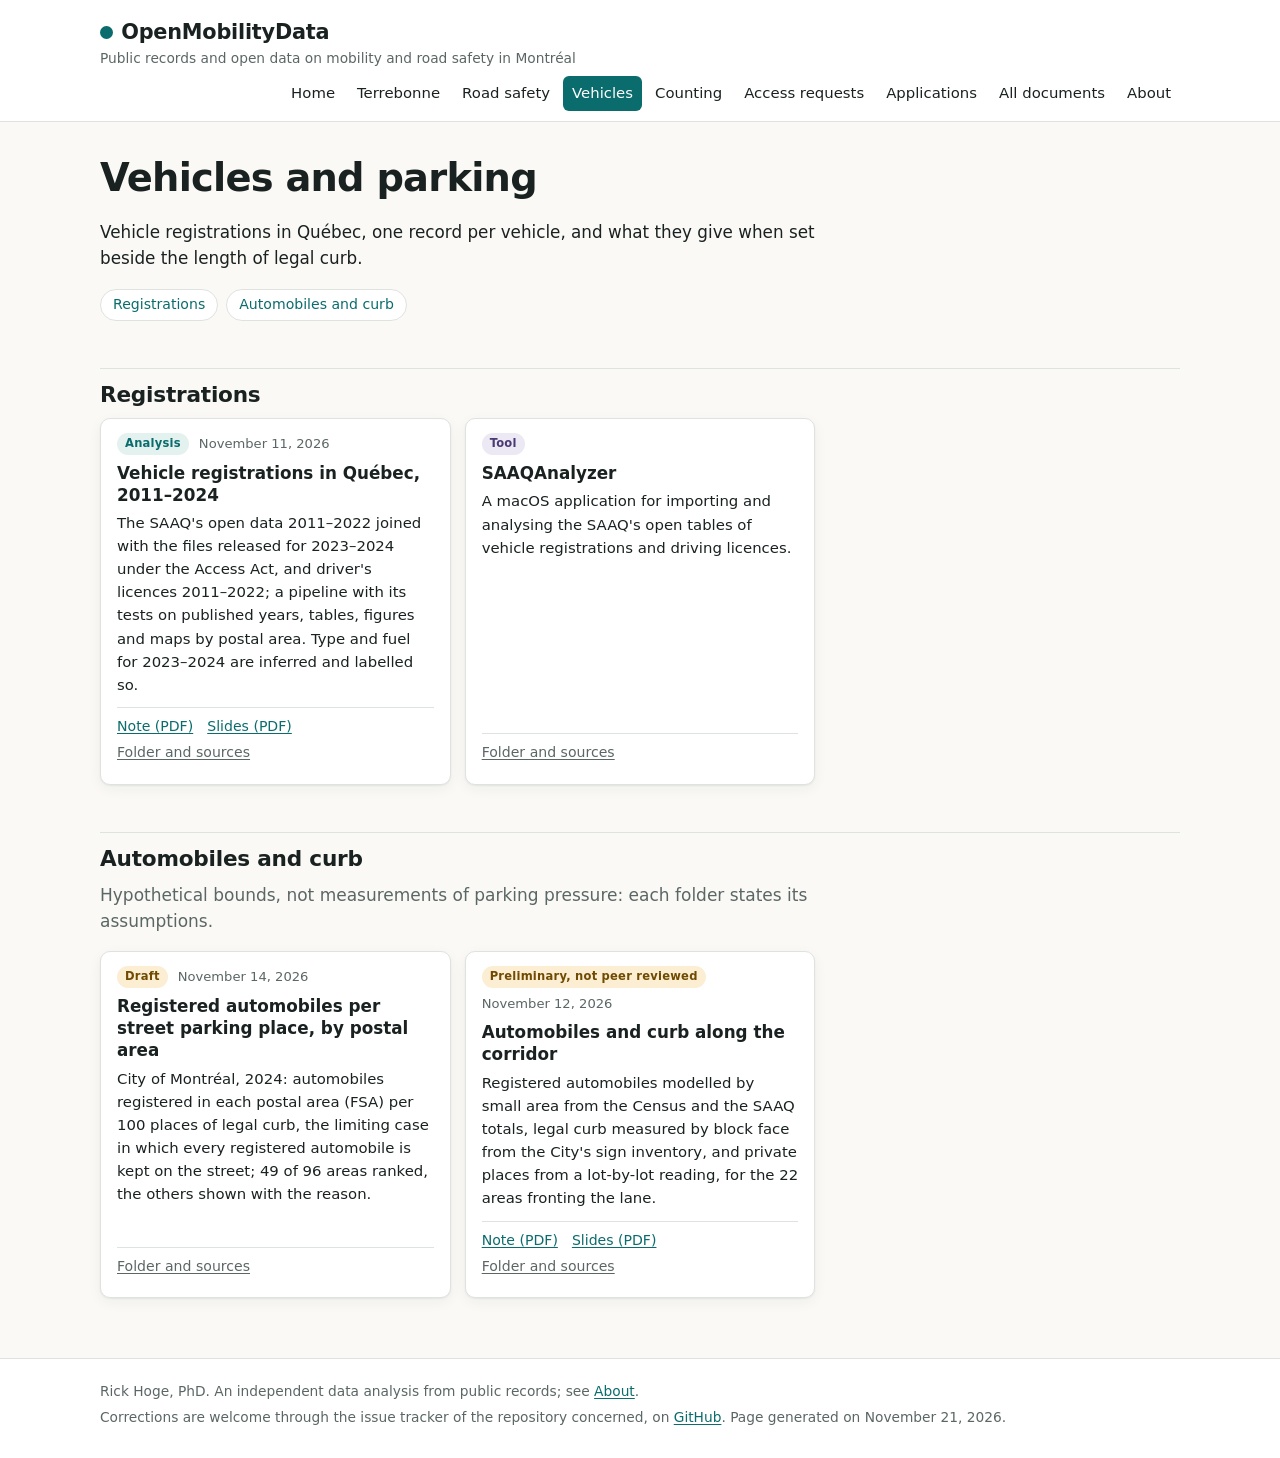
<file: vehicles.html>
<!doctype html>
<html lang="en">
<head>
<meta charset="utf-8">
<meta name="viewport" content="width=device-width, initial-scale=1">
<title>Vehicles and parking · OpenMobilityData</title>
<meta name="description" content="Public records and open data on mobility and road safety in Montréal">
<link rel="stylesheet" href="assets/site.css">
</head>
<body>
<a class="skip" href="#main">Skip to the content</a>
<header class="top">
<div class="wrap">
<a class="brand" href="index.html"><span class="brand-name">OpenMobilityData</span><span class="brand-tag">Public records and open data on mobility and road safety in Montréal</span></a>
<nav aria-label="Sections"><a href="index.html">Home</a><a href="terrebonne.html">Terrebonne</a><a href="road-safety.html">Road safety</a><a href="vehicles.html" aria-current="page">Vehicles</a><a href="counting.html">Counting</a><a href="access-requests.html">Access requests</a><a href="applications.html">Applications</a><a href="all.html">All documents</a><a href="about.html">About</a></nav>
</div>
</header>
<main id="main" class="wrap">

<section class="intro">
<h1>Vehicles and parking</h1>
<p>Vehicle registrations in Québec, one record per vehicle, and what they give when set beside the length of legal curb.</p>
<nav class="jump" aria-label="On this page"><a href="#registrations">Registrations</a><a href="#curb">Automobiles and curb</a></nav>
</section>
<section id="registrations"><h2>Registrations</h2><div class="cards"><article class="card" id="vehicle-registrations"><div class="meta"><span class="chip chip-analysis">Analysis</span><span class="when">November 11, 2026</span></div><h3><a href="https://github.com/OpenMobilityData/Quebec-vehicle-registrations/blob/main/docs/vehicle_registrations_note_en.pdf">Vehicle registrations in Québec, 2011–2024</a></h3><p>The SAAQ&#x27;s open data 2011–2022 joined with the files released for 2023–2024 under the Access Act, and driver&#x27;s licences 2011–2022; a pipeline with its tests on published years, tables, figures and maps by postal area. Type and fuel for 2023–2024 are inferred and labelled so.</p><p class="links"><a href="https://github.com/OpenMobilityData/Quebec-vehicle-registrations/blob/main/docs/vehicle_registrations_note_en.pdf">Note (PDF)</a> <a href="https://github.com/OpenMobilityData/Quebec-vehicle-registrations/blob/main/docs/vehicle_registrations_deck_en.pdf">Slides (PDF)</a> <a class="src" href="https://github.com/OpenMobilityData/Quebec-vehicle-registrations/blob/main/README.md">Folder and sources</a></p></article><article class="card" id="saaqanalyzer"><div class="meta"><span class="chip chip-data">Tool</span></div><h3><a href="https://github.com/OpenMobilityData/SAAQAnalyzer/blob/main/README.md">SAAQAnalyzer</a></h3><p>A macOS application for importing and analysing the SAAQ&#x27;s open tables of vehicle registrations and driving licences.</p><p class="links"><a class="src" href="https://github.com/OpenMobilityData/SAAQAnalyzer/blob/main/README.md">Folder and sources</a></p></article></div></section><section id="curb"><h2>Automobiles and curb</h2><p class="blurb">Hypothetical bounds, not measurements of parking pressure: each folder states its assumptions.</p><div class="cards"><article class="card" id="cars-per-curb-place-fsa"><div class="meta"><span class="chip chip-warn">Draft</span><span class="when">November 14, 2026</span></div><h3><a href="https://github.com/OpenMobilityData/Terrebonne-open-sources/blob/main/2026-montreal-cars-per-curb-place-by-fsa/README.md">Registered automobiles per street parking place, by postal area</a></h3><p>City of Montréal, 2024: automobiles registered in each postal area (FSA) per 100 places of legal curb, the limiting case in which every registered automobile is kept on the street; 49 of 96 areas ranked, the others shown with the reason.</p><p class="links"><a class="src" href="https://github.com/OpenMobilityData/Terrebonne-open-sources/blob/main/2026-montreal-cars-per-curb-place-by-fsa/README.md">Folder and sources</a></p></article><article class="card" id="corridor-vehicles-curb"><div class="meta"><span class="chip chip-warn">Preliminary, not peer reviewed</span><span class="when">November 12, 2026</span></div><h3><a href="https://openmobilitydata.ca/Terrebonne-open-sources/2026-terrebonne-corridor-vehicles-and-curb/docs/corridor_vehicles_curb_note_en.pdf">Automobiles and curb along the corridor</a></h3><p>Registered automobiles modelled by small area from the Census and the SAAQ totals, legal curb measured by block face from the City&#x27;s sign inventory, and private places from a lot-by-lot reading, for the 22 areas fronting the lane.</p><p class="links"><a href="https://openmobilitydata.ca/Terrebonne-open-sources/2026-terrebonne-corridor-vehicles-and-curb/docs/corridor_vehicles_curb_note_en.pdf">Note (PDF)</a> <a href="https://openmobilitydata.ca/Terrebonne-open-sources/2026-terrebonne-corridor-vehicles-and-curb/docs/corridor_vehicles_curb_deck_en.pdf">Slides (PDF)</a> <a class="src" href="https://github.com/OpenMobilityData/Terrebonne-open-sources/blob/main/2026-terrebonne-corridor-vehicles-and-curb/README.md">Folder and sources</a></p></article></div></section>

</main>
<footer class="foot">
<div class="wrap">
<p>Rick Hoge, PhD. An independent data analysis from public records; see <a href="about.html">About</a>.</p>
<p>Corrections are welcome through the issue tracker of the repository concerned, on <a href="https://github.com/OpenMobilityData">GitHub</a>. Page generated on November 21, 2026.</p>
</div>
</footer>
<script src="assets/site.js" defer></script>
</body>
</html>
</file>
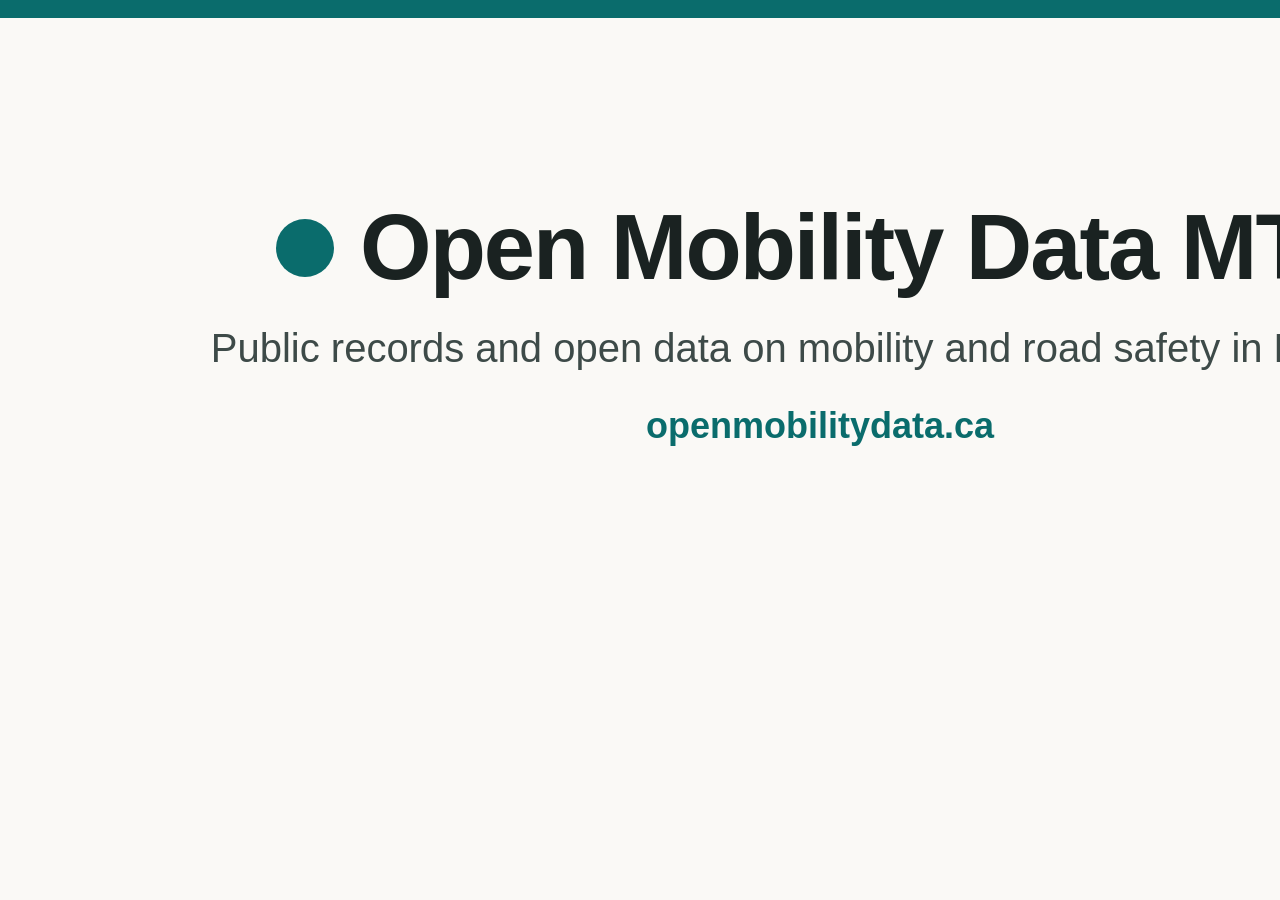
<file: assets/social/cover.html>
<!doctype html><html><head><meta charset="utf-8"><style>
html,body{margin:0;width:1640px;height:624px;background:#faf9f6;overflow:hidden}
body{display:flex;flex-direction:column;align-items:center;justify-content:center;font-family:-apple-system,"Helvetica Neue",Arial,sans-serif;color:#1a2221;border-top:18px solid #0a6c6c;box-sizing:border-box}
.n{font-size:92px;font-weight:800;letter-spacing:-2px;display:flex;align-items:center}
.n i{display:inline-block;width:58px;height:58px;border-radius:50%;background:#0a6c6c;margin-right:26px}
.t{font-size:40px;color:#3d4a48;margin-top:26px}
.u{font-size:36px;color:#0a6c6c;font-weight:600;margin-top:34px}
</style></head><body><div class="n"><i></i>Open Mobility Data MTL</div><div class="t">Public records and open data on mobility and road safety in Montréal</div><div class="u">openmobilitydata.ca</div></body></html>
</file>
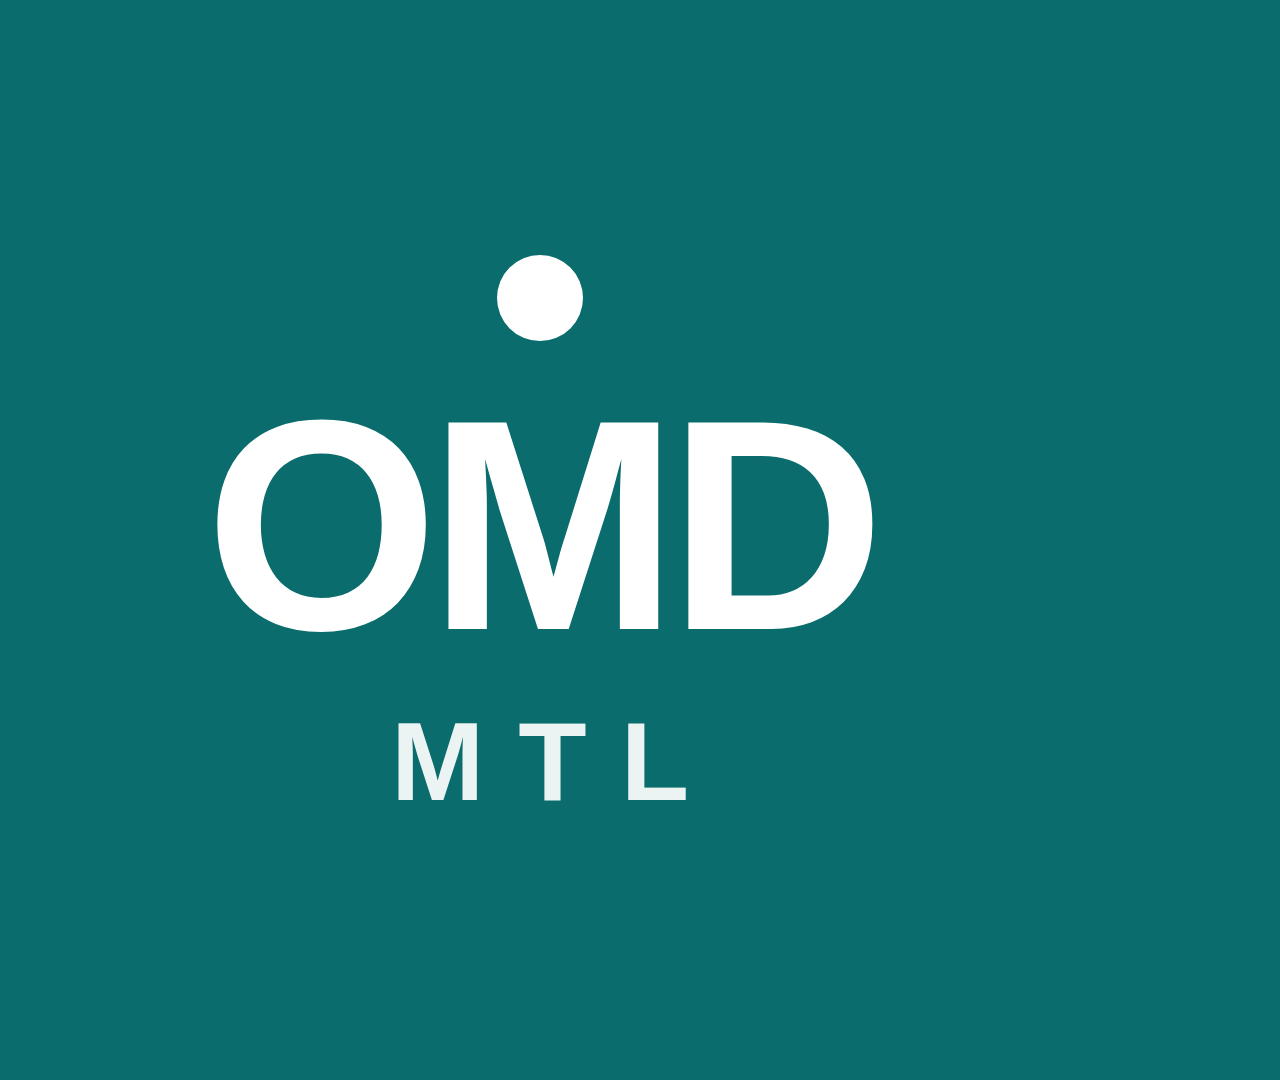
<file: assets/social/profile.html>
<!doctype html><html><head><meta charset="utf-8"><style>
html,body{margin:0;width:1080px;height:1080px;background:#0a6c6c;overflow:hidden}
body{display:flex;flex-direction:column;align-items:center;justify-content:center;font-family:-apple-system,"Helvetica Neue",Arial,sans-serif;color:#fff}
.dot{width:86px;height:86px;border-radius:50%;background:#fff;margin-bottom:34px}
.a{font-size:300px;font-weight:800;letter-spacing:-10px;line-height:1}
.b{font-size:112px;font-weight:600;letter-spacing:34px;margin-top:22px;padding-left:34px;opacity:.92}
</style></head><body><div class="dot"></div><div class="a">OMD</div><div class="b">MTL</div></body></html>
</file>
<file: assets/site.css>
/* OpenMobilityData site. System fonts, no outside resources. */
:root {
  --bg: #faf9f6;
  --surface: #ffffff;
  --ink: #1a2221;
  --muted: #5b6765;
  --line: #dfe3e0;
  --accent: #0a6c6c;
  --accent-ink: #ffffff;
  --accent-soft: #e3f1ef;
  --warn-bg: #fbeed3;
  --warn-ink: #6f4a00;
  --checked-bg: #dff0e2;
  --checked-ink: #1d5a2c;
  --record-bg: #e9ecf3;
  --record-ink: #2f3f66;
  --data-bg: #ece8f4;
  --data-ink: #4a3b74;
  --shadow: 0 1px 2px rgba(20, 30, 28, .06), 0 4px 14px rgba(20, 30, 28, .05);
  color-scheme: light dark;
}
@media (prefers-color-scheme: dark) {
  :root {
    --bg: #111716;
    --surface: #18201f;
    --ink: #e8edeb;
    --muted: #9eaaa7;
    --line: #2b3533;
    --accent: #62cdc4;
    --accent-ink: #0c1413;
    --accent-soft: #1a2e2c;
    --warn-bg: #3d3113;
    --warn-ink: #f2d38a;
    --checked-bg: #17341f;
    --checked-ink: #a5dcb0;
    --record-bg: #1f2740;
    --record-ink: #b9c6ee;
    --data-bg: #2a2342;
    --data-ink: #cbbdf0;
    --shadow: none;
  }
}
* { box-sizing: border-box; }
html { -webkit-text-size-adjust: 100%; scroll-behavior: smooth; }
body {
  margin: 0;
  background: var(--bg);
  color: var(--ink);
  font: 17px/1.55 system-ui, -apple-system, "Segoe UI", Roboto, "Helvetica Neue", Arial, sans-serif;
}
a { color: var(--accent); text-underline-offset: .15em; }
a:hover { text-decoration-thickness: 2px; }
:focus-visible { outline: 3px solid var(--accent); outline-offset: 2px; border-radius: 3px; }
.wrap { max-width: 1120px; margin: 0 auto; padding: 0 20px; }
.skip { position: absolute; left: -999px; top: 0; background: var(--accent); color: var(--accent-ink); padding: 8px 12px; }
.skip:focus { left: 8px; top: 8px; z-index: 10; }

/* header */
.top { border-bottom: 1px solid var(--line); background: var(--surface); }
.top .wrap { display: flex; flex-wrap: wrap; align-items: baseline; gap: 6px 28px; padding-top: 16px; padding-bottom: 10px; }
.brand { text-decoration: none; color: var(--ink); display: flex; flex-direction: column; }
.brand-name { font-weight: 700; font-size: 1.3rem; letter-spacing: -.01em; }
.brand-name::before { content: ""; display: inline-block; width: .62em; height: .62em; margin-right: .4em; border-radius: 50%; background: var(--accent); }
.brand-tag { color: var(--muted); font-size: .86rem; }
.top nav { display: flex; flex-wrap: wrap; gap: 2px 4px; margin-left: auto; }
.top nav a { color: var(--ink); text-decoration: none; padding: 6px 9px; border-radius: 6px; font-size: .93rem; }
.top nav a:hover { background: var(--accent-soft); }
.top nav a[aria-current="page"] { background: var(--accent); color: var(--accent-ink); }

/* text */
main.wrap { padding-top: 34px; padding-bottom: 60px; }
h1 { font-size: clamp(1.7rem, 4vw, 2.4rem); line-height: 1.15; letter-spacing: -.02em; margin: 0 0 .5em; }
h2 { font-size: 1.35rem; letter-spacing: -.01em; margin: 2.2em 0 .3em; padding-top: .4em; border-top: 1px solid var(--line); }
h3 { font-size: 1.05rem; line-height: 1.3; margin: 0 0 .35em; }
.intro p { max-width: 46rem; font-size: 1.05rem; }
.blurb { color: var(--muted); margin: 0 0 1em; max-width: 46rem; }

/* topic tiles on the home page */
.topics { display: grid; grid-template-columns: repeat(auto-fill, minmax(min(100%, 300px), 1fr)); gap: 16px; margin-top: 14px; }
.topic { display: flex; flex-direction: column; background: var(--surface); border: 1px solid var(--line); border-radius: 10px; padding: 18px 20px 14px; text-decoration: none; color: var(--ink); box-shadow: var(--shadow); border-top: 4px solid var(--accent); }
.topic:hover { border-color: var(--accent); }
.topic h3 { font-size: 1.2rem; color: var(--accent); }
.topic p { margin: 0 0 .6em; font-size: .95rem; }
.topic .secs { color: var(--muted); font-size: .84rem; }
.topic .count { margin-top: auto; font-size: .84rem; font-weight: 600; }

/* entry cards */
.cards { display: grid; grid-template-columns: repeat(auto-fill, minmax(min(100%, 320px), 1fr)); gap: 14px; }
.card { background: var(--surface); border: 1px solid var(--line); border-radius: 10px; padding: 14px 16px 10px; box-shadow: var(--shadow); display: flex; flex-direction: column; scroll-margin-top: 16px; }
.card:target { border-color: var(--accent); box-shadow: 0 0 0 3px var(--accent-soft); }
.card h3 a { color: var(--ink); text-decoration: none; }
.card h3 a:hover { color: var(--accent); text-decoration: underline; }
.card p { margin: 0 0 .7em; font-size: .93rem; }
.card .meta { display: flex; flex-wrap: wrap; align-items: center; gap: 6px 10px; margin-bottom: 8px; }
.when { color: var(--muted); font-size: .82rem; white-space: nowrap; }
.card .links { margin-top: auto; padding-top: 8px; border-top: 1px solid var(--line); display: flex; flex-wrap: wrap; gap: 4px 14px; font-size: .88rem; }
.card .links .src { color: var(--muted); }

/* status chips */
.chip { display: inline-block; font-size: .72rem; font-weight: 600; letter-spacing: .02em; padding: 2px 8px; border-radius: 999px; white-space: nowrap; background: var(--record-bg); color: var(--record-ink); }
.chip-warn { background: var(--warn-bg); color: var(--warn-ink); }
.chip-checked { background: var(--checked-bg); color: var(--checked-ink); }
.chip-analysis { background: var(--accent-soft); color: var(--accent); }
.chip-data { background: var(--data-bg); color: var(--data-ink); }

/* in-page navigation */
.jump { display: flex; flex-wrap: wrap; gap: 8px; margin-top: 18px; }
.jump a { font-size: .88rem; padding: 4px 12px; border: 1px solid var(--line); border-radius: 999px; background: var(--surface); text-decoration: none; }
.jump a:hover { border-color: var(--accent); }

/* latest list */
.latest { list-style: none; padding: 0; margin: 0 0 1em; border-top: 1px solid var(--line); }
.latest li { display: grid; grid-template-columns: 11.5rem 1fr auto; gap: 4px 14px; align-items: baseline; padding: 9px 0; border-bottom: 1px solid var(--line); }
@media (max-width: 640px) { .latest li { grid-template-columns: 1fr; } }

/* all documents */
.filter { display: flex; flex-wrap: wrap; gap: 10px 18px; align-items: center; margin-top: 16px; font-size: .93rem; }
.filter input, .filter select { font: inherit; padding: 7px 10px; border: 1px solid var(--line); border-radius: 7px; background: var(--surface); color: var(--ink); }
.filter input { width: min(26rem, 78vw); }
#n { color: var(--muted); }
.tablewrap { overflow-x: auto; margin-top: 18px; }
table.all { border-collapse: collapse; width: 100%; background: var(--surface); border: 1px solid var(--line); border-radius: 10px; font-size: .92rem; }
.all th, .all td { text-align: left; vertical-align: top; padding: 10px 12px; border-bottom: 1px solid var(--line); }
.all th { font-size: .78rem; text-transform: uppercase; letter-spacing: .05em; color: var(--muted); }
.all .sub { display: block; color: var(--muted); font-size: .85rem; margin-top: 2px; max-width: 46rem; }
.nowrap { white-space: nowrap; }
tr[hidden] { display: none; }

/* about */
.prose { max-width: 46rem; }
.prose h1 + p { font-size: 1.05rem; }
.prose li { margin-bottom: .45em; }
code { font: .88em ui-monospace, SFMono-Regular, Menlo, monospace; background: var(--accent-soft); padding: 1px 5px; border-radius: 4px; }
.note { margin-top: 1em; }

/* footer */
.foot { border-top: 1px solid var(--line); background: var(--surface); color: var(--muted); font-size: .86rem; padding: 18px 0 26px; }
.foot p { margin: .3em 0; }

@media print {
  .top nav, .filter, .skip { display: none; }
  .card, .topic { box-shadow: none; break-inside: avoid; }
}
</file>
